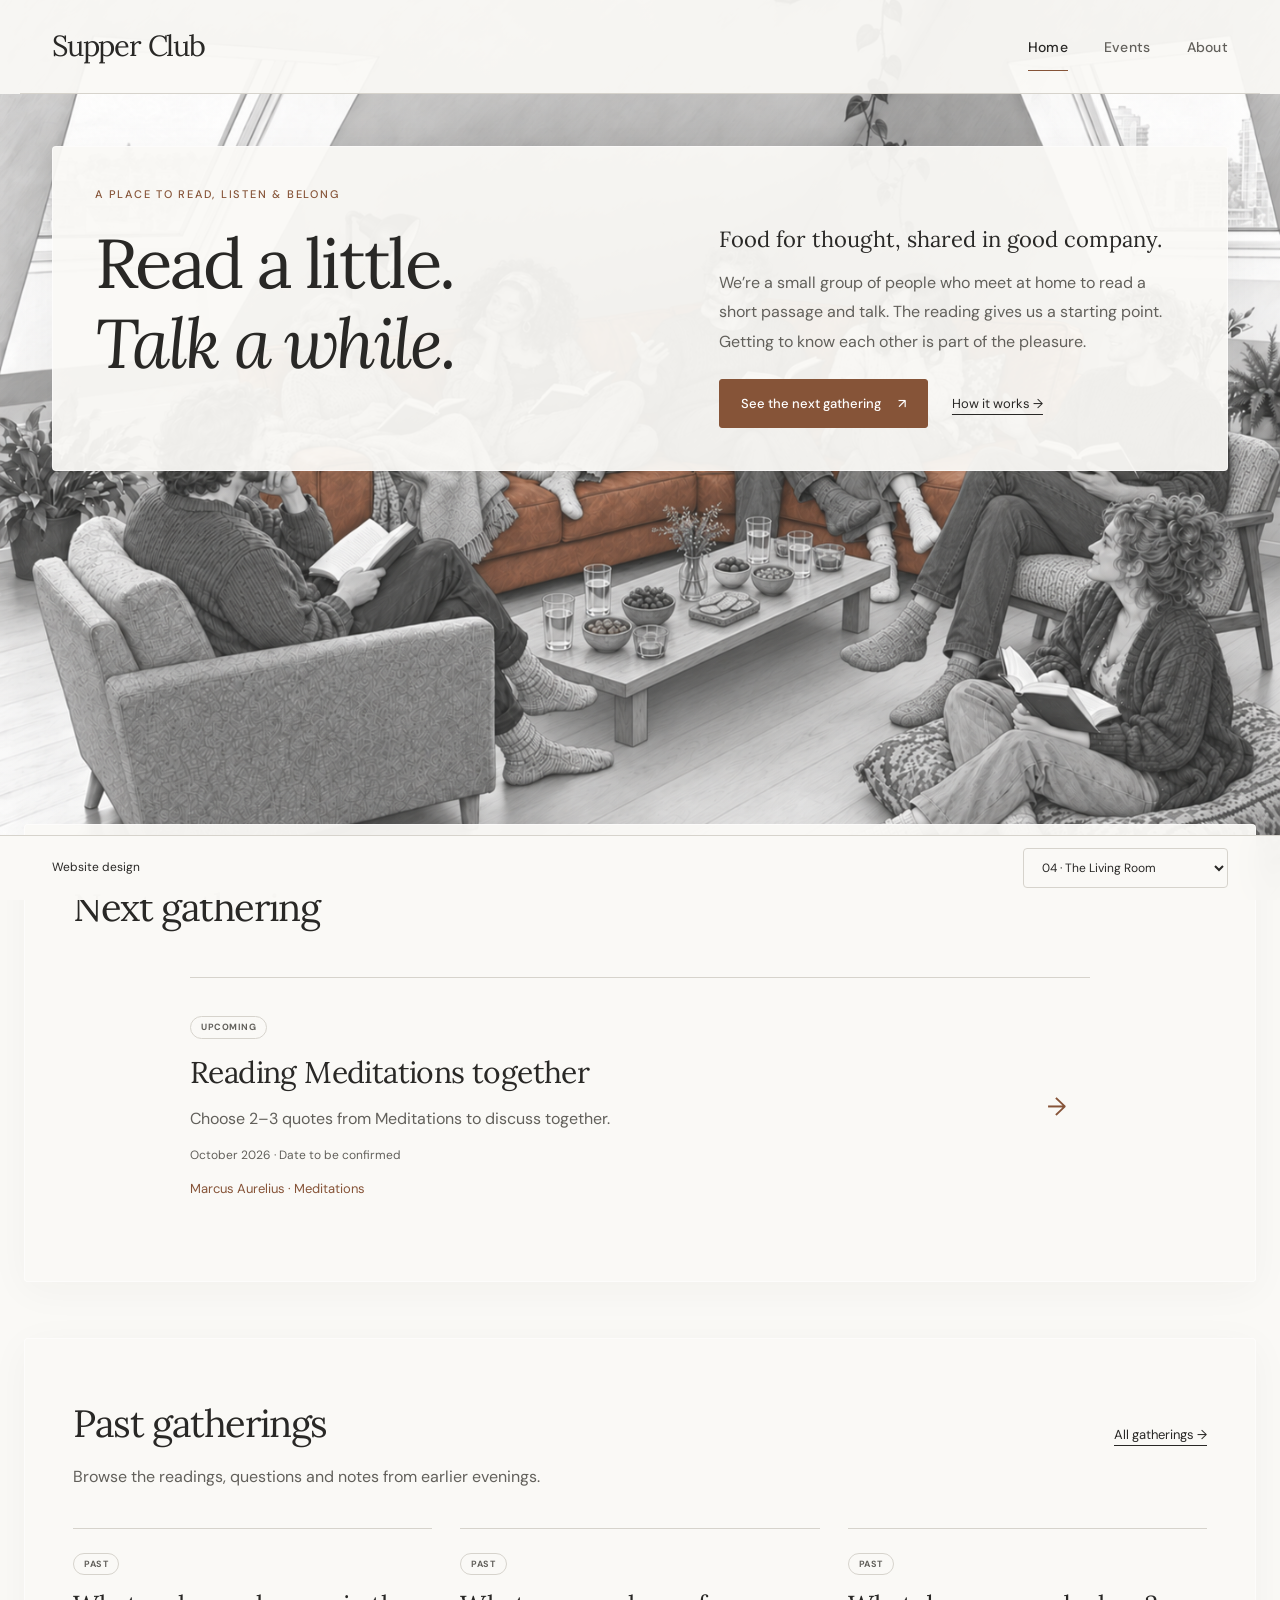
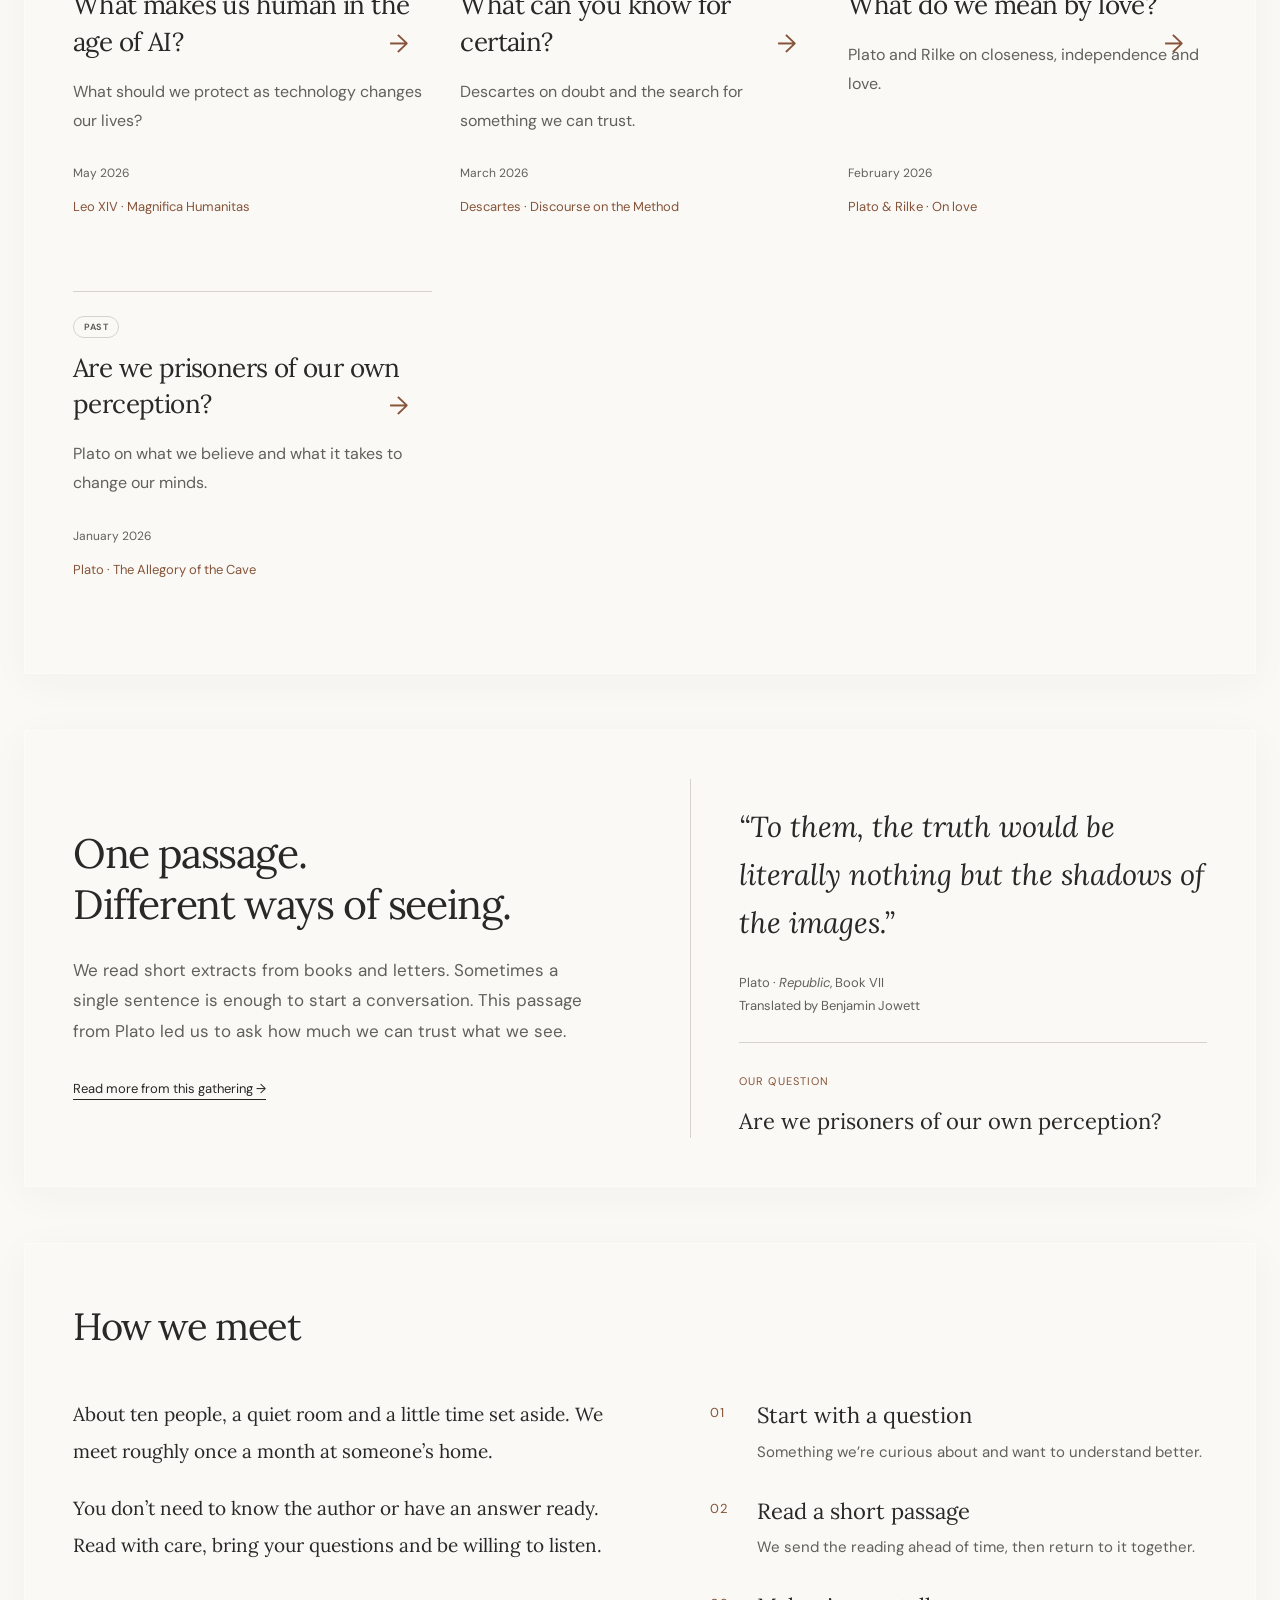
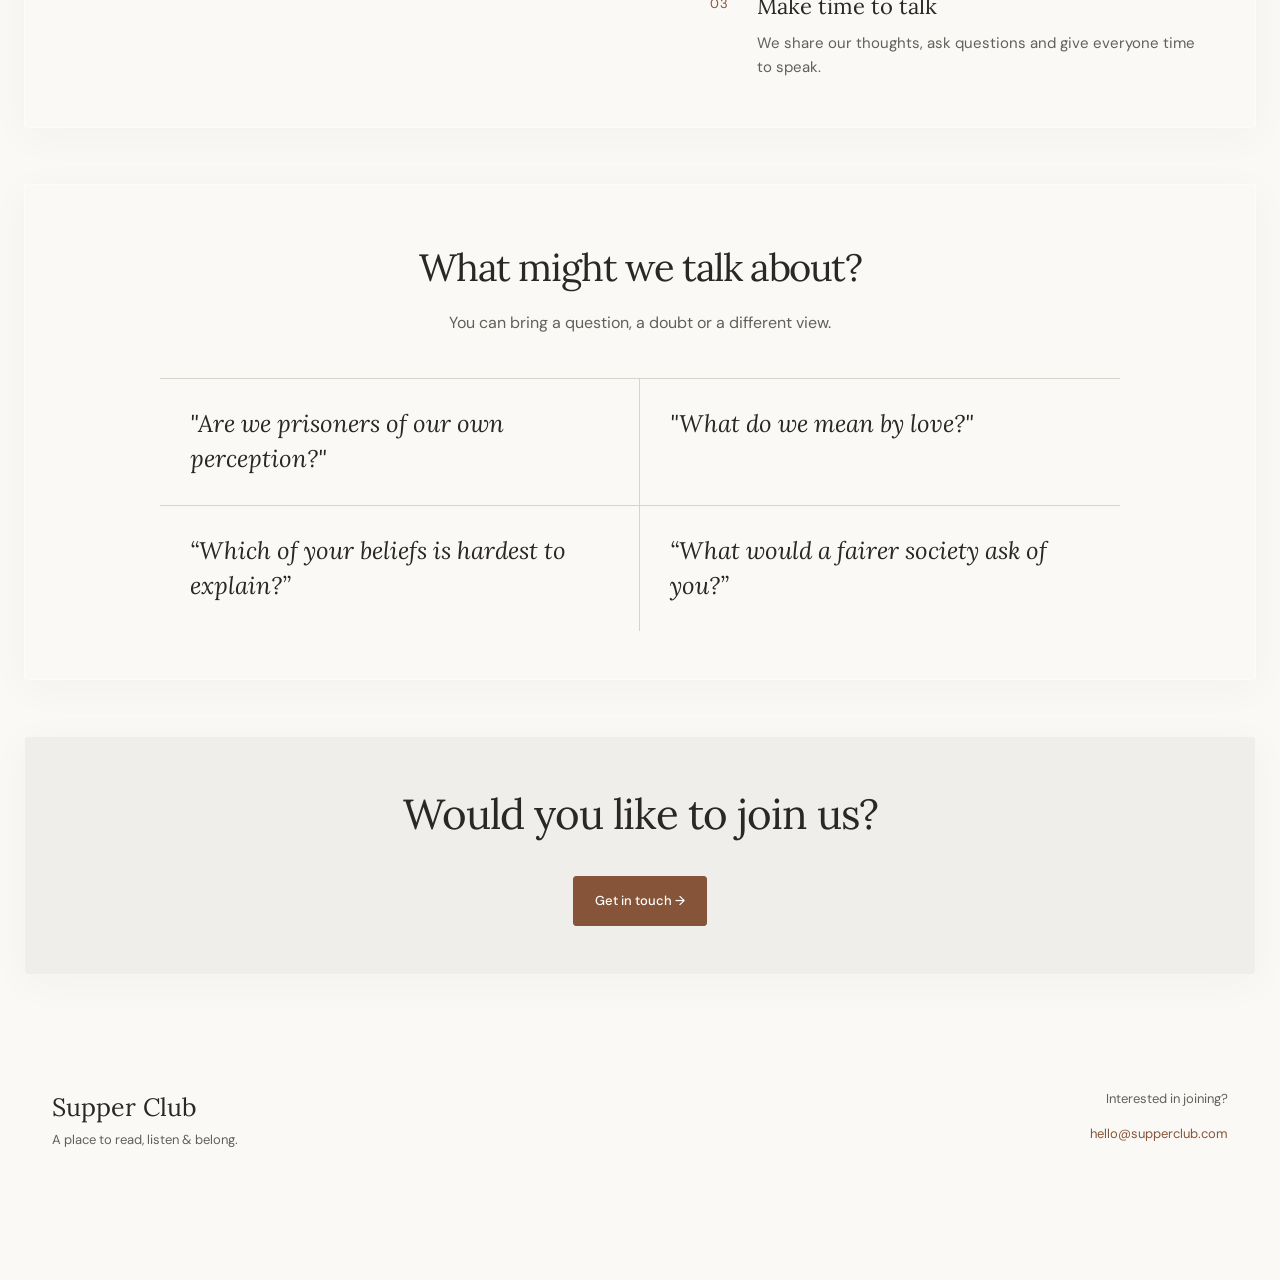
<file: index.html>
<!DOCTYPE html>
<html lang="en" data-design="living-room">
<head>
  <meta charset="UTF-8">
  <meta name="viewport" content="width=device-width, initial-scale=1.0">
  <title>Supper Club — A place to read, listen &amp; belong</title>
  <meta name="description" content="A small group for shared reading and conversation. We meet at home, read a short passage and talk about what it means to us.">
  <link rel="icon" href="data:image/svg+xml,<svg xmlns='http://www.w3.org/2000/svg' viewBox='0 0 100 100'><text y='.9em' font-size='90'>🍷</text></svg>">
  <meta property="og:title" content="Supper Club — A place to read, listen &amp; belong">
  <meta property="og:description" content="A small group for shared reading and conversation. We meet at home, read a short passage and talk about what it means to us.">
  <meta property="og:type" content="website">
  <link rel="preconnect" href="https://fonts.googleapis.com">
  <link rel="preconnect" href="https://fonts.gstatic.com" crossorigin>
  <link href="https://fonts.googleapis.com/css2?family=DM+Sans:wght@400;500;600&family=Lora:ital,wght@0,400;0,500;1,400&family=Inter:wght@300;400;500;600;700&family=Playfair+Display:ital@0;1&display=swap" rel="stylesheet">
  <link rel="stylesheet" href="css/style.css?v=2">
  <script src="js/designs.js?v=4"></script>
  <link rel="stylesheet" href="css/designs.css?v=5">
  <link rel="stylesheet" href="css/living-room.css?v=3">
</head>
<body>
  <a class="skip-link" href="#main-content">Skip to content</a>

  <!-- ======== Navigation ======== -->
  <nav class="nav" id="nav">
    <div class="container">
      <a href="index.html" class="nav-logo">Supper Club</a>
      <ul class="nav-links" id="navLinks">
        <li><a href="index.html" class="active" aria-current="page">Home</a></li>
        <li><a href="events.html">Events</a></li>
        <li><a href="about.html">About</a></li>
      </ul>
      <button class="hamburger" id="hamburger" aria-label="Toggle menu" aria-expanded="false" aria-controls="navLinks">
        <span></span><span></span><span></span>
      </button>
    </div>
  </nav>
  <main id="main-content">

  <!-- ======== Hero ======== -->
  <section class="hero" id="hero">
    <div class="hero-copy">
      <p class="eyebrow">A place to read, listen &amp; belong</p>
      <h1 class="hero-title">Read a little.<br><em>Talk a while.</em></h1>
      <p class="hero-tagline">Food for thought, shared in good company.</p>
      <p class="hero-subtitle">We’re a small group of people who meet at home to read a short passage and talk. The reading gives us a starting point. Getting to know each other is part of the pleasure.</p>
      <div class="hero-actions"><a href="#gatherings" class="btn">See the next gathering <span aria-hidden="true">↗</span></a><a href="about.html" class="text-link">How it works →</a></div>
    </div>
    <figure class="living-room-image">
      <img src="images/reading-together.png?v=2" width="1448" height="1086" fetchpriority="high" alt="Illustration of seven people with open books, reading and talking together in a bright living room around a cognac-coloured sofa.">
      <figcaption><span>A shared reading. Different points of view.</span><span>Time to get to know one another.</span></figcaption>
    </figure>
    <div class="table-art" aria-hidden="true">
      <svg class="reading-scene" viewBox="0 0 480 480" xmlns="http://www.w3.org/2000/svg">
        <g fill="none" stroke="currentColor" stroke-width="2.2" stroke-linecap="round" stroke-linejoin="round">
          <!-- Three readers facing one another across a shared table. -->
          <path d="M195 228q-5-49 22-65m43 0q30 19 31 65"/>
          <path d="M213 130q-1-29 25-30 27 1 27 30l-4 24q-8 21-24 18-20-3-23-23z" class="scene-paper"/>
          <path d="M213 132q-10-38 20-40 28-6 36 27m-53 2q22 0 37-16m-24 68-2 13 12 13 13-15-3-14"/>
          <path d="M229 138h2m17 0h2m-16 16q6 4 11-1"/>
          <path d="M197 213l30 16m61-16-31 16"/>
          <ellipse cx="241" cy="297" rx="178" ry="74" class="scene-table"/>
          <path d="M78 321l-11 77m331-77 13 77"/>
          <!-- Left reader, leaning toward the book. -->
          <path d="M52 333q-8-65 29-97l39 3q26 20 33 54l35 7" class="scene-paper"/>
          <path d="M72 214q-6-40 20-45 34-4 37 27l-2 28q-8 24-27 18-22-4-28-28z" class="scene-paper"/>
          <path d="M74 215q-19-10-12-30 4-20 24-23 27-8 39 19m-52 14q22 2 34-19m11 29h2m-14 22q8 3 13-3M75 262l17 39 63 17m-99 22q43 18 81-1"/>
          <!-- Right reader, speaking with an open hand. -->
          <path d="M342 319q0-61 28-78l35-5q38 29 30 95" class="scene-paper"/>
          <path d="M359 203q0-29 27-31 29 0 28 32l-4 26q-11 22-29 13-20-9-22-40z" class="scene-paper"/>
          <path d="M359 204q-8-18 6-32 20-20 42-2 15 14 5 33m-51-14q17 1 28-15 6 14 24 15m-43 18h2m3 22q7 3 12-2M392 268l-24 27-40-16m-1 0-9-17m10 17-19-5m19 5-13 7m38 51q42 19 76-4"/>
          <!-- Open books, shared notes, cups and a small candle. -->
          <path d="M157 279q23-6 46 8 18-12 44-6l-9 41q-20-4-39 7-23-13-45-9z" class="scene-paper"/>
          <path d="M203 287l-4 42m-31-37 24 7m-26 2 24 7m25-12 19-4m-21 14 18-4"/>
          <path d="M216 226q17-4 29 4 14-8 30-4l-5 25q-13-3-25 3-13-7-28-4zm29 4v24" class="scene-paper"/>
          <path d="M320 313l31 7-13 29-32-8z" class="scene-paper"/>
          <path d="M319 324l20 5m-23 2 18 5"/>
          <path d="M118 275v13q0 12 18 12m-18-25h23v13m0-11q16-2 12 11-3 5-12 3M290 312v19q11 12 23 0v-19zm23 3q16-3 12 10-3 5-12 3"/>
          <path d="M287 243v35m-9 0h18m-15-4v-33h12v33m-6-43q-10-10 0-20 10 12 0 20"/>
          <!-- Speech marks suggest an unhurried exchange. -->
          <path d="M304 137q0-22 28-22 30 0 30 21 0 21-29 21l-16 12 3-14q-16-3-16-18"/>
          <path d="M318 134h28m-28 9h19M126 130q-15-8-25 4m26 7-15 5"/>
        </g>
      </svg>
      <p>A little reading.<br><em>A good conversation.</em></p>
    </div>
  </section>

  <section class="section gathering-section" id="gatherings">
    <div class="container">

      <h2 class="script section-title">Next gathering</h2>
        <a href="sessions/session-5.html" class="event-card-link">
          <div class="event-card upcoming reveal">
            <span class="status-badge upcoming">Upcoming</span>
            <h3>Reading Meditations together</h3>
            <p class="event-desc">Choose 2–3 quotes from Meditations to discuss together.</p>
            <div class="event-meta"><span>October 2026 · Date to be confirmed</span></div>
            <p class="event-readings">Marcus Aurelius · Meditations</p>
            <span class="hover-arrow" aria-hidden="true">→</span>
          </div>
        </a>
    </div>
  </section>

  <section class="section home-gatherings" id="past-gatherings">
    <div class="container">
      <div class="section-heading"><div><h2>Past gatherings</h2></div><a class="text-link" href="events.html">All gatherings →</a></div>
      <p class="section-intro">Browse the readings, questions and notes from earlier evenings.</p>
      <div class="events-list">
        <a href="sessions/session-4.html" class="event-card-link">
          <div class="event-card past reveal">
            <span class="status-badge past">Past</span>
            <h3>What makes us human in the age of AI?</h3>
            <p class="event-desc">What should we protect as technology changes our lives?</p>
            <div class="event-meta"><span>May 2026</span></div>
            <p class="event-readings">Leo XIV · Magnifica Humanitas</p>
            <span class="hover-arrow" aria-hidden="true">→</span>
          </div>
        </a>

        <a href="sessions/session-3.html" class="event-card-link">
          <div class="event-card past reveal">
            <span class="status-badge past">Past</span>
            <h3>What can you know for certain?</h3>
            <p class="event-desc">Descartes on doubt and the search for something we can trust.</p>
            <div class="event-meta">
              <span>March 2026</span>
            </div>
            <p class="event-readings">Descartes · Discourse on the Method</p>
            <span class="hover-arrow">&rarr;</span>
          </div>
        </a>
        <a href="sessions/session-2.html" class="event-card-link">
          <div class="event-card past reveal">
            <span class="status-badge past">Past</span>
            <h3>What do we mean by love?</h3>
            <p class="event-desc">Plato and Rilke on closeness, independence and love.</p>
            <div class="event-meta">
              <span>February 2026</span>
            </div>
            <p class="event-readings">Plato &amp; Rilke · On love</p>
            <span class="hover-arrow">&rarr;</span>
          </div>
        </a>
        <a href="sessions/session-1.html" class="event-card-link">
          <div class="event-card past reveal">
            <span class="status-badge past">Past</span>
            <h3>Are we prisoners of our own perception?</h3>
            <p class="event-desc">Plato on what we believe and what it takes to change our minds.</p>
            <div class="event-meta">
              <span>January 2026</span>
            </div>
            <p class="event-readings">Plato · The Allegory of the Cave</p>
            <span class="hover-arrow">&rarr;</span>
          </div>
        </a>
      </div>
    </div>
  </section>
  <section class="section fragment-section">
    <div class="container fragment-grid">
      <div><h2>One passage.<br>Different ways of seeing.</h2><p>We read short extracts from books and letters. Sometimes a single sentence is enough to start a conversation. This passage from Plato led us to ask how much we can trust what we see.</p><a href="sessions/session-1.html" class="text-link">Read more from this gathering →</a></div>
      <div class="fragment"><blockquote>“To them, the truth would be literally nothing but the shadows of the images.”</blockquote><p class="fragment-source">Plato · <em>Republic</em>, Book VII<br>Translated by Benjamin Jowett</p><div class="fragment-question"><span>Our question</span><p>Are we prisoners of our own perception?</p></div></div>
    </div>
  </section>

  <!-- ======== How we meet ======== -->
  <section class="section what-section" id="what">
    <div class="container">
      <h2 class="script section-title text-center reveal">How we meet</h2>

      <div class="what-grid">
        <!-- Left: evocative description -->
        <div class="what-description reveal">
          <p>About ten people, a quiet room and a little time set aside. We meet roughly once a month at someone’s home.</p>
          <p>You don’t need to know the author or have an answer ready. Read with care, bring your questions and be willing to listen.</p>

        </div>

        <!-- Center: decorative illustration -->
        <div class="what-illustration reveal">
          <svg viewBox="0 0 100 220" fill="none" xmlns="http://www.w3.org/2000/svg" aria-hidden="true">
            <path d="M50 10 C30 40, 20 80, 50 110 C80 80, 70 40, 50 10Z" stroke="#e8e6e1" stroke-width=".8" fill="none"/>
            <path d="M50 110 C30 140, 25 170, 50 210 C75 170, 70 140, 50 110Z" stroke="#e8e6e1" stroke-width=".8" fill="none"/>
            <path d="M20 60 Q50 50, 80 60" stroke="#e8e6e1" stroke-width=".6" fill="none"/>
            <path d="M25 160 Q50 150, 75 160" stroke="#e8e6e1" stroke-width=".6" fill="none"/>
          </svg>
        </div>

        <!-- Right: steps -->
        <div class="what-steps">
          <div class="step reveal">
            <span class="step-num">01</span>
            <div class="step-content">
              <h3>Start with a question</h3>
              <p>Something we’re curious about and want to understand better.</p>
            </div>
          </div>
          <div class="step reveal">
            <span class="step-num">02</span>
            <div class="step-content">
              <h3>Read a short passage</h3>
              <p>We send the reading ahead of time, then return to it together.</p>
            </div>
          </div>
          <div class="step reveal">
            <span class="step-num">03</span>
            <div class="step-content">
              <h3>Make time to talk</h3>
              <p>We share our thoughts, ask questions and give everyone time to speak.</p>
            </div>
          </div>
        </div>
      </div>
    </div>
  </section>

  <!-- ======== Divider ======== -->
  <div class="divider">
    <svg viewBox="0 0 600 40" fill="none" xmlns="http://www.w3.org/2000/svg" aria-hidden="true">
      <path d="M0 20 Q100 0, 200 20 T400 20 T600 20" stroke="#e8e6e1" stroke-width="1" fill="none" stroke-linecap="round"/>
      <path d="M580 14 L600 20 L580 26" stroke="#e8e6e1" stroke-width="1" fill="none" stroke-linecap="round"/>
    </svg>
  </div>

  <!-- ======== Questions ======== -->
  <section class="section questions-section" id="questions">
    <div class="container text-center">
      <h2 class="script section-title reveal">What might we talk about?</h2>
      <p class="section-subtitle reveal">You can bring a question, a doubt or a different view.</p>

      <div class="question-cards">
        <div class="question-card reveal">"Are we prisoners of our own perception?"</div>
        <div class="question-card reveal">"What do we mean by love?"</div>
        <div class="question-card reveal">“Which of your beliefs is hardest to explain?”</div>
        <div class="question-card reveal">“What would a fairer society ask of you?”</div>
      </div>
    </div>
  </section>

  <!-- ======== Small wisp ======== -->
  <div class="wisp">
    <svg viewBox="0 0 60 80" fill="none" xmlns="http://www.w3.org/2000/svg" aria-hidden="true">
      <path d="M30 5 Q20 25, 30 40 Q40 55, 30 75" stroke="#e8e6e1" stroke-width="1" fill="none" stroke-linecap="round"/>
      <path d="M25 40 Q30 35, 35 40" stroke="#e8e6e1" stroke-width=".8" fill="none"/>
    </svg>
  </div>

  <!-- ======== CTA ======== -->
  <section class="cta-section">
    <div class="container text-center reveal">
      <p class="cta-text">Would you like to join us?</p>
      <a href="mailto:hello@supperclub.com" class="btn">Get in touch &rarr;</a>
    </div>
  </section>

  </main>

  <!-- ======== Footer ======== -->
  <footer class="footer">
    <div class="container">
      <div class="footer-brand">
        <p class="footer-logo">Supper Club</p>
        <p>A place to read, listen &amp; belong.</p>
      </div>
      <div class="footer-contact">
        <p>Interested in joining?</p>
        <a href="mailto:hello@supperclub.com">hello@supperclub.com</a>
      </div>
    </div>
  </footer>

  <aside class="design-bar" aria-label="Website design">
    <div class="design-bar-inner"><label for="design-select">Website design</label>
    <select id="design-select" aria-label="Choose website design"></select></div>
  </aside>
  <script src="js/main.js"></script>
</body>
</html>
</file>
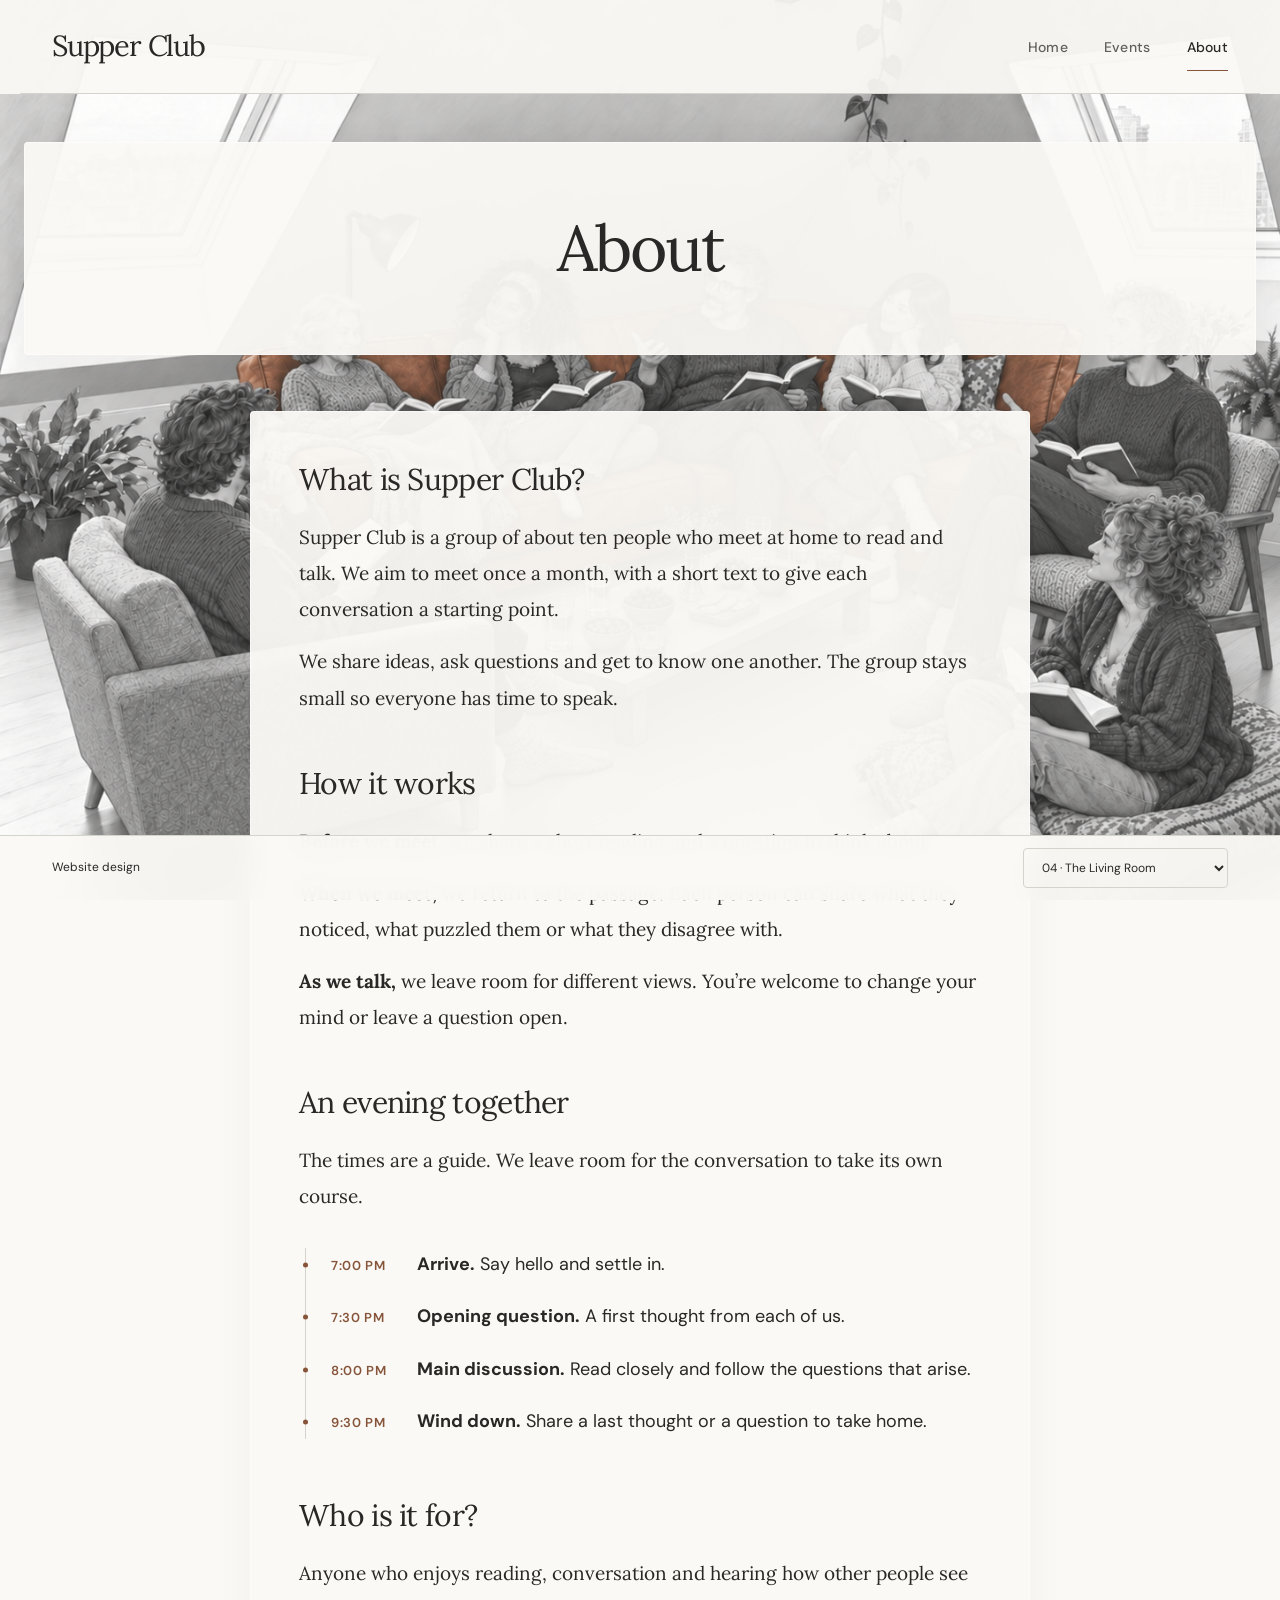
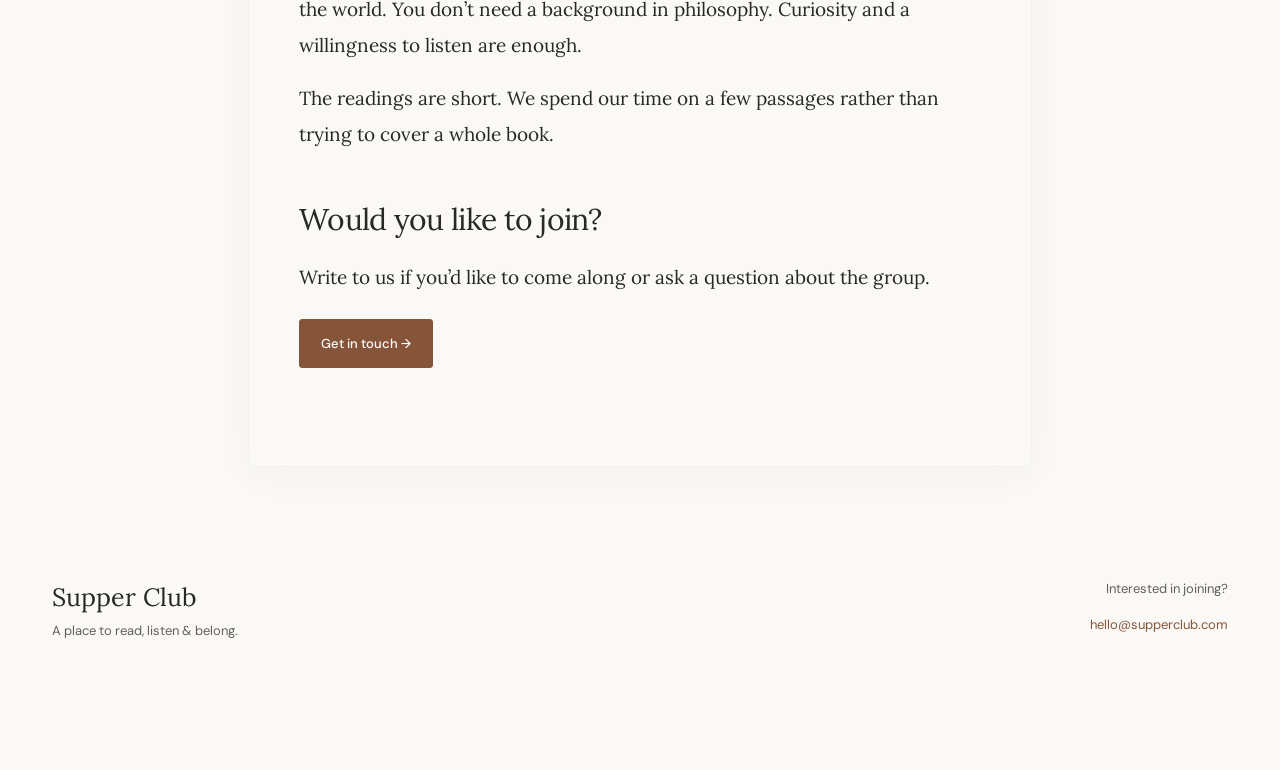
<file: about.html>
<!DOCTYPE html>
<html lang="en" data-design="living-room">
<head>
  <meta charset="UTF-8">
  <meta name="viewport" content="width=device-width, initial-scale=1.0">
  <title>About — Supper Club</title>
  <meta name="description" content="How our small reading group works, what an evening is like and how to get in touch.">
  <link rel="icon" href="data:image/svg+xml,<svg xmlns='http://www.w3.org/2000/svg' viewBox='0 0 100 100'><text y='.9em' font-size='90'>🍷</text></svg>">
  <meta property="og:title" content="About — Supper Club">
  <meta property="og:description" content="How our small reading group works, what an evening is like and how to get in touch.">
  <meta property="og:type" content="website">
  <link rel="preconnect" href="https://fonts.googleapis.com">
  <link rel="preconnect" href="https://fonts.gstatic.com" crossorigin>
  <link href="https://fonts.googleapis.com/css2?family=DM+Sans:wght@400;500;600&family=Lora:ital,wght@0,400;0,500;1,400&family=Inter:wght@300;400;500;600;700&family=Playfair+Display:ital@0;1&display=swap" rel="stylesheet">
  <link rel="stylesheet" href="css/style.css?v=2">
  <script src="js/designs.js?v=4"></script>
  <link rel="stylesheet" href="css/designs.css?v=5">
  <link rel="stylesheet" href="css/living-room.css?v=3">
</head>
<body>
  <a class="skip-link" href="#main-content">Skip to content</a>

  <!-- ======== Navigation ======== -->
  <nav class="nav scrolled" id="nav">
    <div class="container">
      <a href="index.html" class="nav-logo">Supper Club</a>
      <ul class="nav-links" id="navLinks">
        <li><a href="index.html">Home</a></li>
        <li><a href="events.html">Events</a></li>
        <li><a href="about.html" class="active" aria-current="page">About</a></li>
      </ul>
      <button class="hamburger" id="hamburger" aria-label="Toggle menu" aria-expanded="false" aria-controls="navLinks">
        <span></span><span></span><span></span>
      </button>
    </div>
  </nav>
  <main id="main-content">

  <!-- ======== Page Header ======== -->
  <div class="page-header">
    <div class="container">
      <h1 class="script">About</h1>
    </div>
  </div>

  <!-- ======== About Content ======== -->
  <section class="section">
    <div class="container about-content">
      <div class="reveal">
        <h2>What is Supper Club?</h2>
        <p>Supper Club is a group of about ten people who meet at home to read and talk. We aim to meet once a month, with a short text to give each conversation a starting point.</p>
        <p>We share ideas, ask questions and get to know one another. The group stays small so everyone has time to speak.</p>
      </div>

      <div class="reveal">
        <h2>How it works</h2>
        <p><strong>Before we meet,</strong> we share a short reading and a question to think about.</p>
        <p><strong>When we meet,</strong> we return to the passage. Each person can share what they noticed, what puzzled them or what they disagree with.</p>
        <p><strong>As we talk,</strong> we leave room for different views. You’re welcome to change your mind or leave a question open.</p>
      </div>

      <div class="reveal">
        <h2>An evening together</h2>
        <p>The times are a guide. We leave room for the conversation to take its own course.</p>
        <div class="format-timeline">
          <div class="timeline-item">
            <span class="timeline-time">7:00 PM</span>
            <span class="timeline-desc"><strong>Arrive.</strong> Say hello and settle in.</span>
          </div>
          <div class="timeline-item">
            <span class="timeline-time">7:30 PM</span>
            <span class="timeline-desc"><strong>Opening question.</strong> A first thought from each of us.</span>
          </div>
          <div class="timeline-item">
            <span class="timeline-time">8:00 PM</span>
            <span class="timeline-desc"><strong>Main discussion.</strong> Read closely and follow the questions that arise.</span>
          </div>
          <div class="timeline-item">
            <span class="timeline-time">9:30 PM</span>
            <span class="timeline-desc"><strong>Wind down.</strong> Share a last thought or a question to take home.</span>
          </div>
        </div>
      </div>

      <div class="reveal">
        <h2>Who is it for?</h2>
        <p>Anyone who enjoys reading, conversation and hearing how other people see the world. You don’t need a background in philosophy. Curiosity and a willingness to listen are enough.</p>
        <p>The readings are short. We spend our time on a few passages rather than trying to cover a whole book.</p>
      </div>

      <div class="reveal">
        <h2>Would you like to join?</h2>
        <p>Write to us if you’d like to come along or ask a question about the group.</p>
        <a href="mailto:hello@supperclub.com" class="btn" style="margin-top:.5rem">Get in touch &rarr;</a>
      </div>
    </div>
  </section>

  </main>

  <!-- ======== Footer ======== -->
  <footer class="footer">
    <div class="container">
      <div class="footer-brand">
        <p class="footer-logo">Supper Club</p>
        <p>A place to read, listen &amp; belong.</p>
      </div>
      <div class="footer-contact">
        <p>Interested in joining?</p>
        <a href="mailto:hello@supperclub.com">hello@supperclub.com</a>
      </div>
    </div>
  </footer>

  <aside class="design-bar" aria-label="Website design">
    <div class="design-bar-inner"><label for="design-select">Website design</label>
    <select id="design-select" aria-label="Choose website design"></select></div>
  </aside>
  <script src="js/main.js"></script>
</body>
</html>
</file>
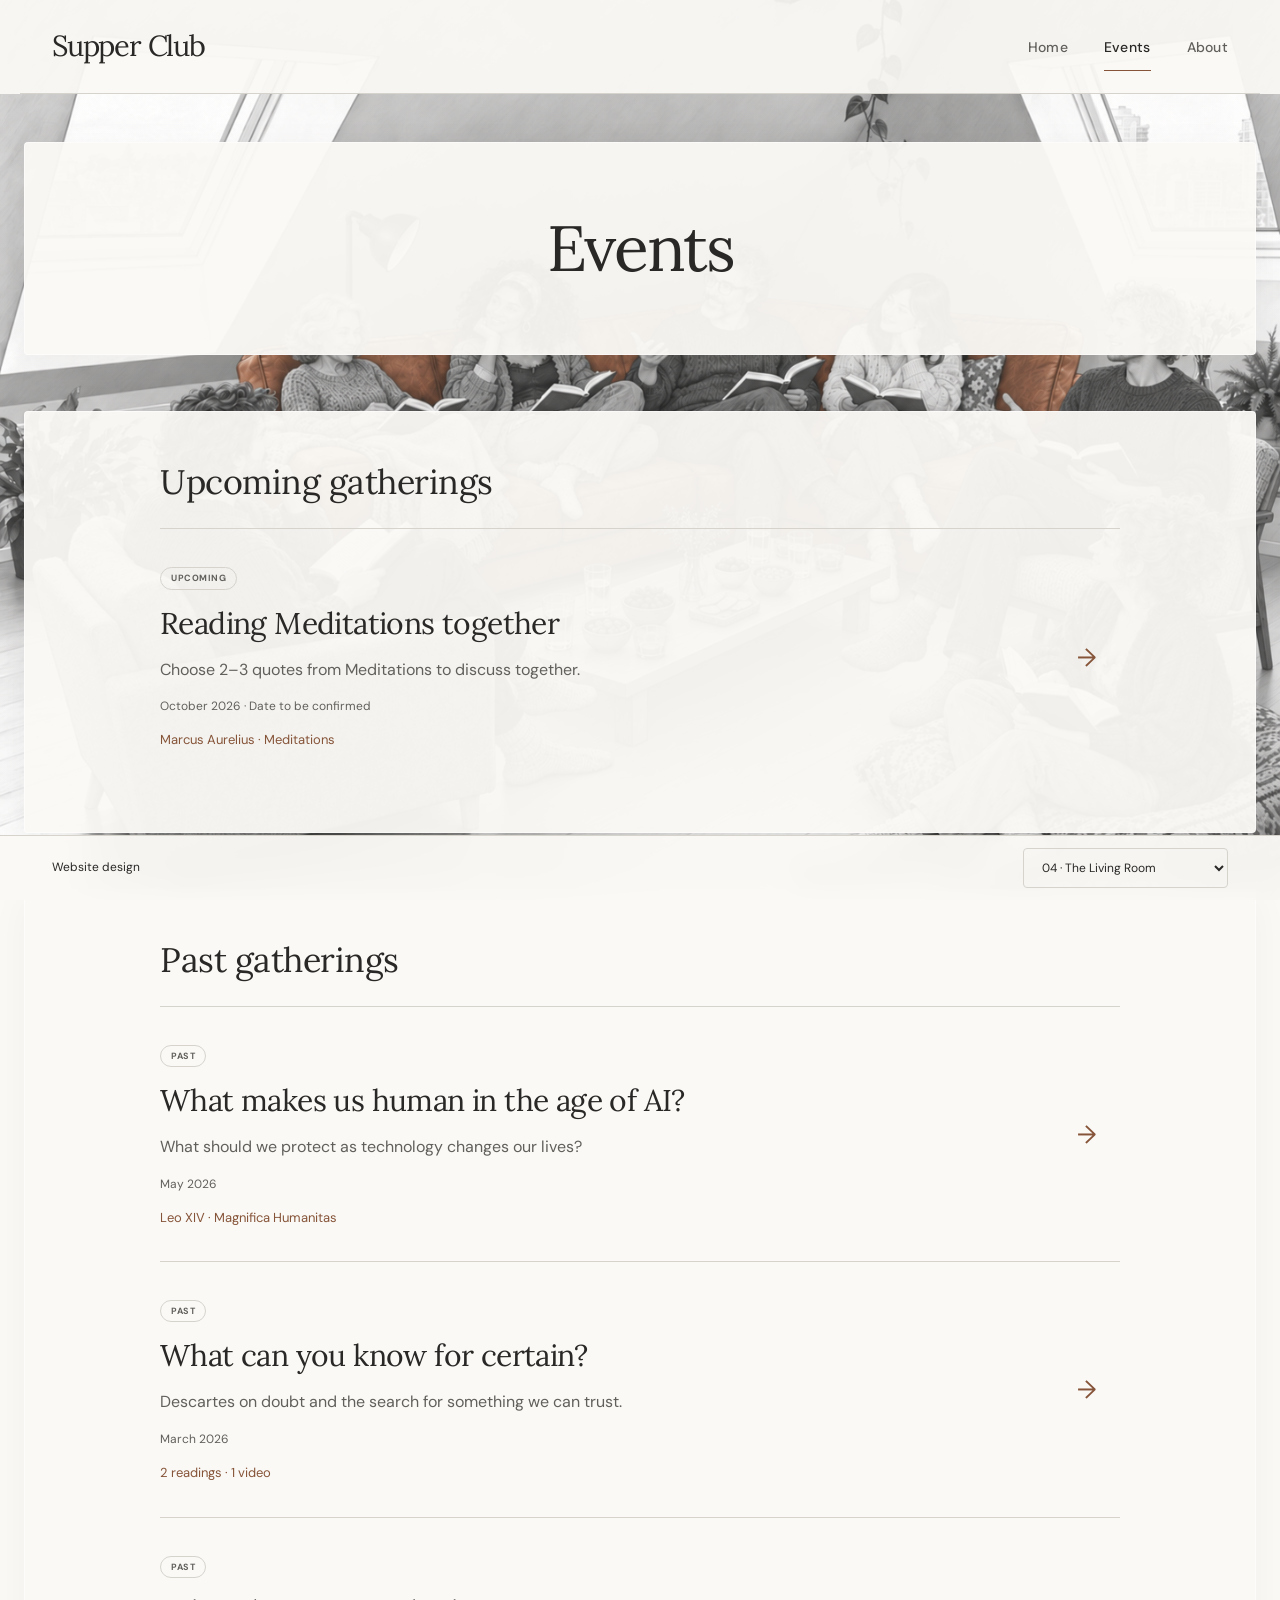
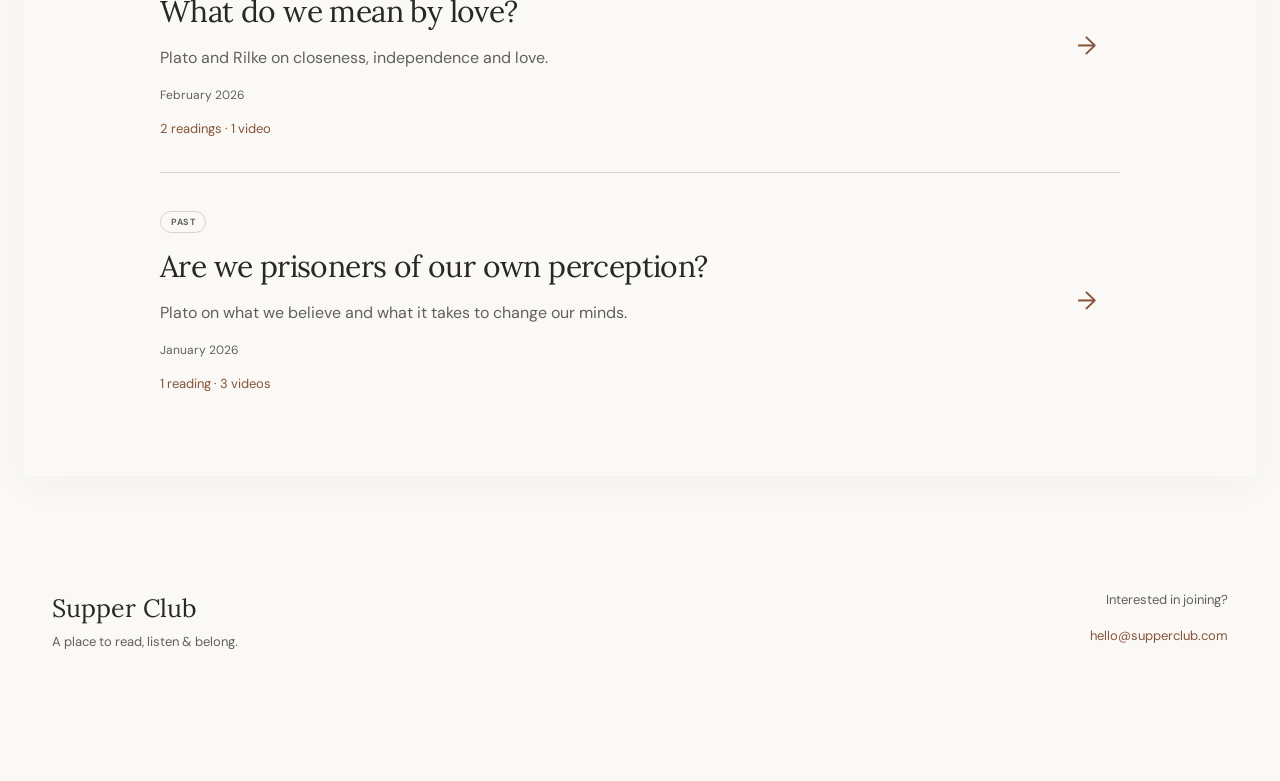
<file: events.html>
<!DOCTYPE html>
<html lang="en" data-design="living-room">
<head>
  <meta charset="UTF-8">
  <meta name="viewport" content="width=device-width, initial-scale=1.0">
  <title>Events — Supper Club</title>
  <meta name="description" content="Find our next gathering and explore the readings and conversations from past evenings.">
  <link rel="icon" href="data:image/svg+xml,<svg xmlns='http://www.w3.org/2000/svg' viewBox='0 0 100 100'><text y='.9em' font-size='90'>🍷</text></svg>">
  <meta property="og:title" content="Events — Supper Club">
  <meta property="og:description" content="Find our next gathering and explore the readings and conversations from past evenings.">
  <meta property="og:type" content="website">
  <link rel="preconnect" href="https://fonts.googleapis.com">
  <link rel="preconnect" href="https://fonts.gstatic.com" crossorigin>
  <link href="https://fonts.googleapis.com/css2?family=DM+Sans:wght@400;500;600&family=Lora:ital,wght@0,400;0,500;1,400&family=Inter:wght@300;400;500;600;700&family=Playfair+Display:ital@0;1&display=swap" rel="stylesheet">
  <link rel="stylesheet" href="css/style.css?v=2">
  <script src="js/designs.js?v=4"></script>
  <link rel="stylesheet" href="css/designs.css?v=5">
  <link rel="stylesheet" href="css/living-room.css?v=3">
</head>
<body>
  <a class="skip-link" href="#main-content">Skip to content</a>

  <!-- ======== Navigation ======== -->
  <nav class="nav scrolled" id="nav">
    <div class="container">
      <a href="index.html" class="nav-logo">Supper Club</a>
      <ul class="nav-links" id="navLinks">
        <li><a href="index.html">Home</a></li>
        <li><a href="events.html" class="active" aria-current="page">Events</a></li>
        <li><a href="about.html">About</a></li>
      </ul>
      <button class="hamburger" id="hamburger" aria-label="Toggle menu" aria-expanded="false" aria-controls="navLinks">
        <span></span><span></span><span></span>
      </button>
    </div>
  </nav>
  <main id="main-content">

  <!-- ======== Page Header ======== -->
  <div class="page-header">
    <div class="container">
      <h1 class="script">Events</h1>
    </div>
  </div>

  <section class="section">
    <div class="container">
      <h2 class="gatherings-heading">Upcoming gatherings</h2>
      <div class="events-list">
        <a href="sessions/session-5.html" class="event-card-link">
          <div class="event-card upcoming reveal">
            <span class="status-badge upcoming">Upcoming</span>
            <h3>Reading Meditations together</h3>
            <p class="event-desc">Choose 2–3 quotes from Meditations to discuss together.</p>
            <div class="event-meta"><span>October 2026 · Date to be confirmed</span></div>
            <p class="event-readings">Marcus Aurelius · Meditations</p>
            <span class="hover-arrow" aria-hidden="true">→</span>
          </div>
        </a>
      </div>
    </div>
  </section>

  <!-- ======== Past Gatherings ======== -->
  <section class="section">
    <div class="container">
      <h2 class="gatherings-heading">Past gatherings</h2>
      <div class="events-list">
        <a href="sessions/session-4.html" class="event-card-link">
          <div class="event-card past reveal">
            <span class="status-badge past">Past</span>
            <h3>What makes us human in the age of AI?</h3>
            <p class="event-desc">What should we protect as technology changes our lives?</p>
            <div class="event-meta"><span>May 2026</span></div>
            <p class="event-readings">Leo XIV · Magnifica Humanitas</p>
            <span class="hover-arrow" aria-hidden="true">→</span>
          </div>
        </a>

        <a href="sessions/session-3.html" class="event-card-link">
          <div class="event-card past reveal">
            <span class="status-badge past">Past</span>
            <h3>What can you know for certain?</h3>
            <p class="event-desc">Descartes on doubt and the search for something we can trust.</p>
            <div class="event-meta">
              <span>March 2026</span>
            </div>
            <p class="event-readings">2 readings &middot; 1 video</p>
            <span class="hover-arrow">&rarr;</span>
          </div>
        </a>
        <a href="sessions/session-2.html" class="event-card-link">
          <div class="event-card past reveal">
            <span class="status-badge past">Past</span>
            <h3>What do we mean by love?</h3>
            <p class="event-desc">Plato and Rilke on closeness, independence and love.</p>
            <div class="event-meta">
              <span>February 2026</span>
            </div>
            <p class="event-readings">2 readings &middot; 1 video</p>
            <span class="hover-arrow">&rarr;</span>
          </div>
        </a>
        <a href="sessions/session-1.html" class="event-card-link">
          <div class="event-card past reveal">
            <span class="status-badge past">Past</span>
            <h3>Are we prisoners of our own perception?</h3>
            <p class="event-desc">Plato on what we believe and what it takes to change our minds.</p>
            <div class="event-meta">
              <span>January 2026</span>
            </div>
            <p class="event-readings">1 reading &middot; 3 videos</p>
            <span class="hover-arrow">&rarr;</span>
          </div>
        </a>
      </div>
    </div>
  </section>

  </main>

  <!-- ======== Footer ======== -->
  <footer class="footer">
    <div class="container">
      <div class="footer-brand">
        <p class="footer-logo">Supper Club</p>
        <p>A place to read, listen &amp; belong.</p>
      </div>
      <div class="footer-contact">
        <p>Interested in joining?</p>
        <a href="mailto:hello@supperclub.com">hello@supperclub.com</a>
      </div>
    </div>
  </footer>

  <aside class="design-bar" aria-label="Website design">
    <div class="design-bar-inner"><label for="design-select">Website design</label>
    <select id="design-select" aria-label="Choose website design"></select></div>
  </aside>
  <script src="js/main.js"></script>
</body>
</html>
</file>
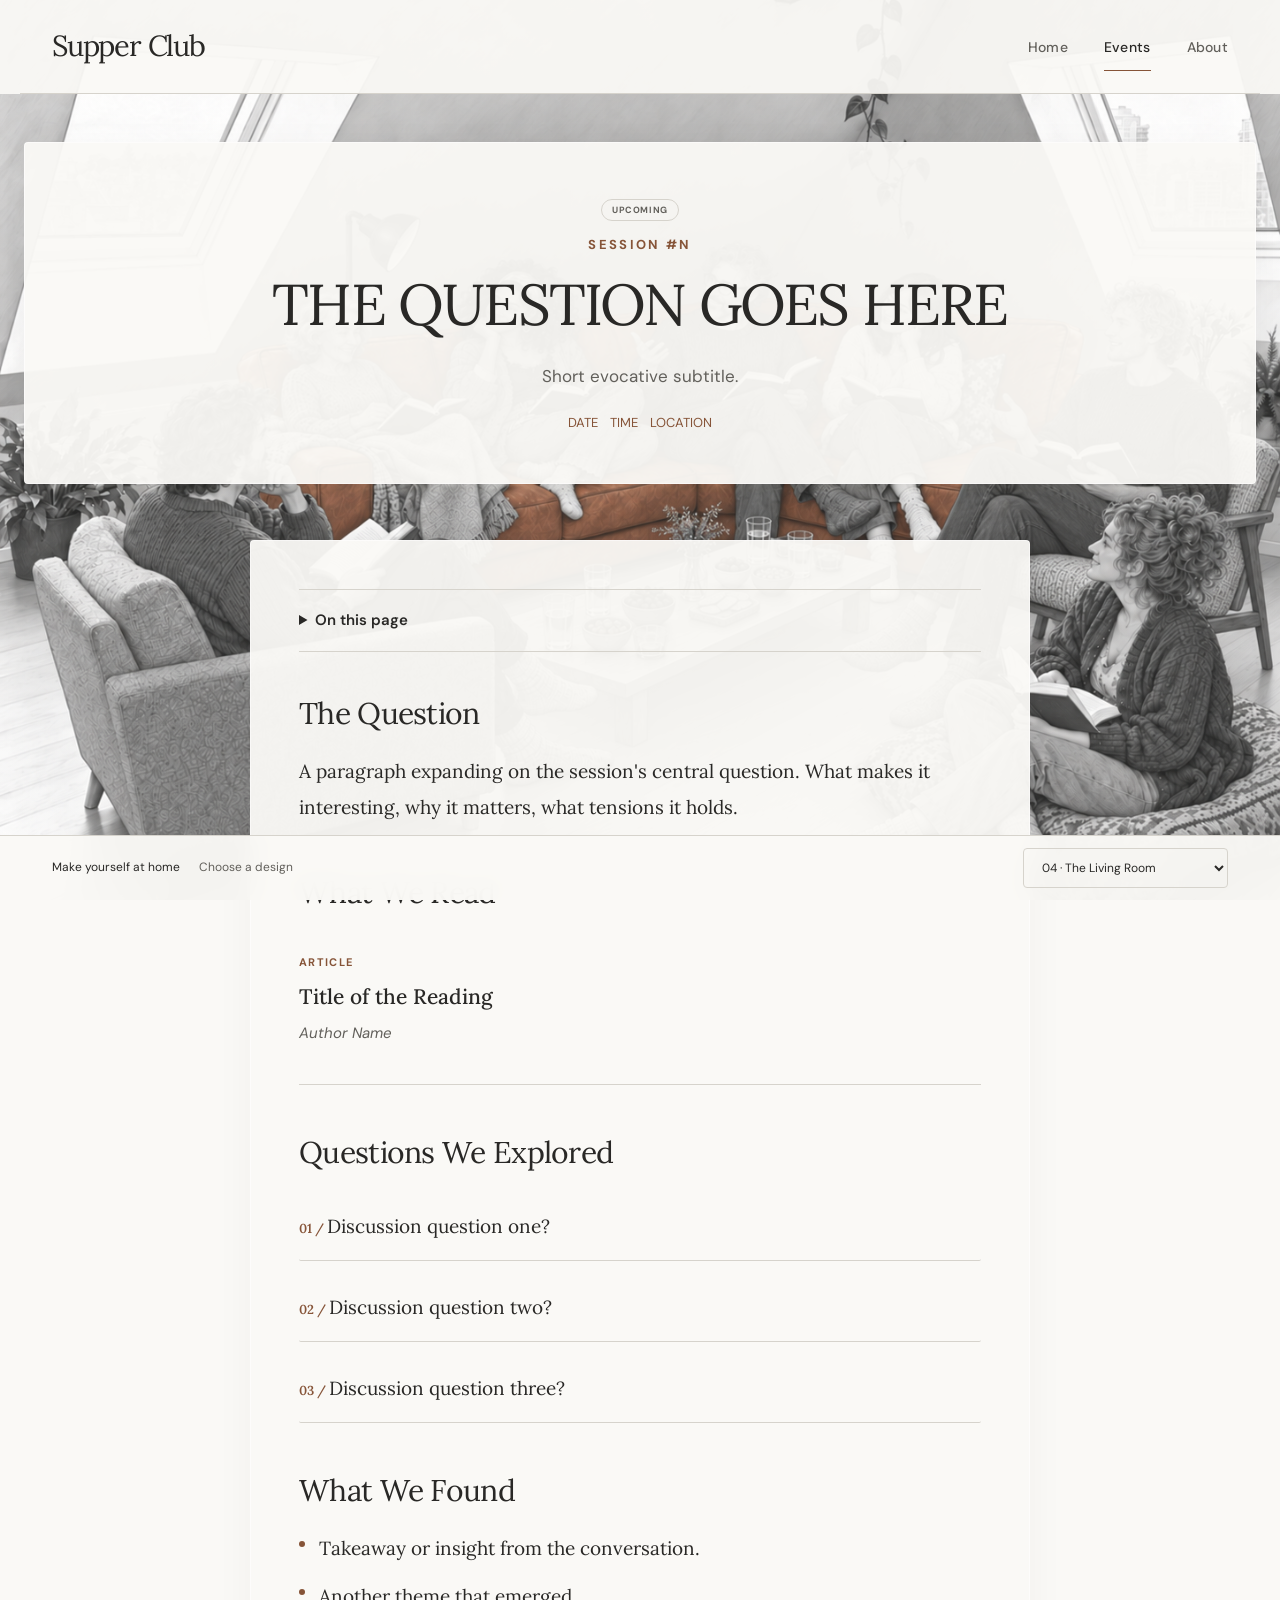
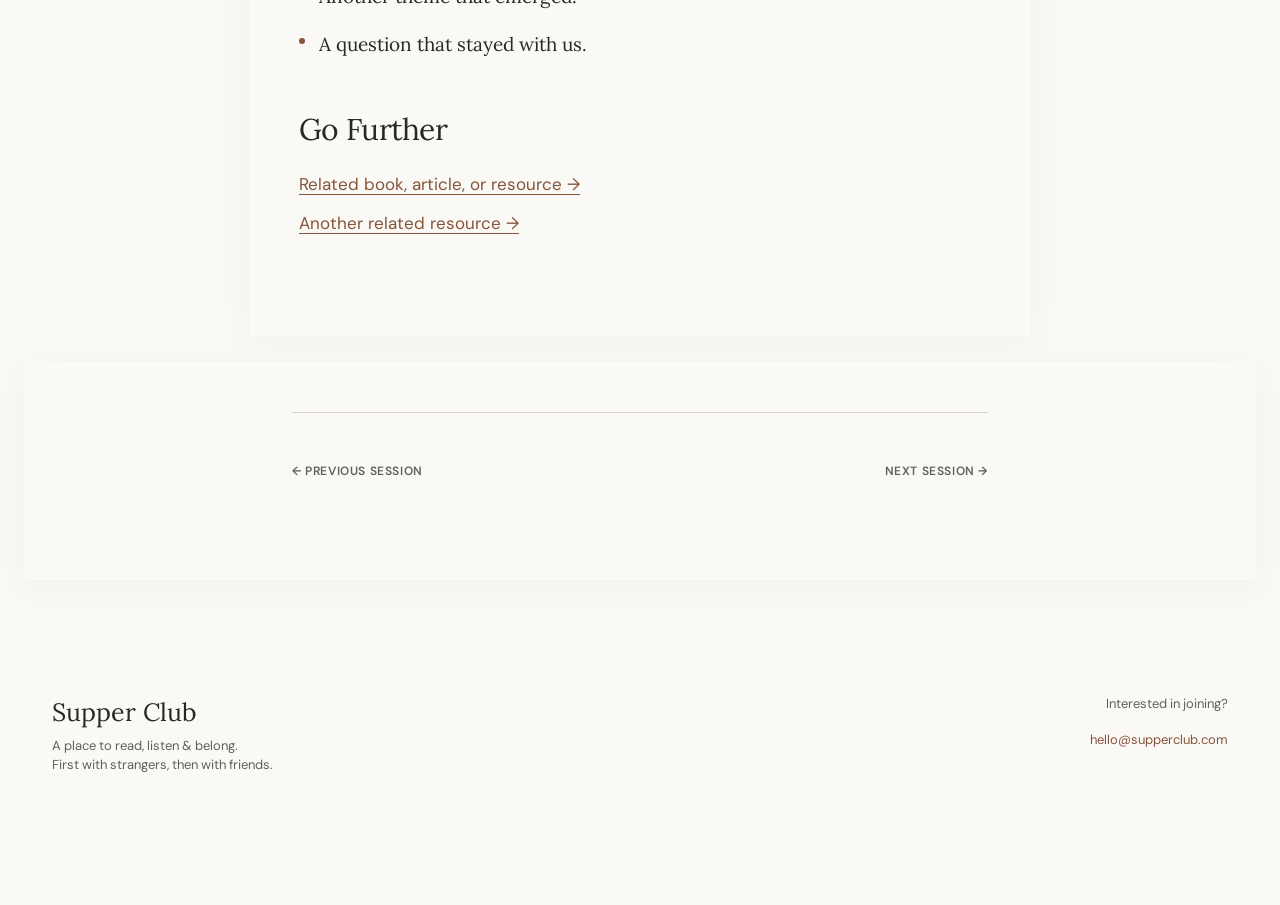
<file: sessions/_template.html>
<!DOCTYPE html>
<html lang="en" data-design="living-room">
<head>
  <meta charset="UTF-8">
  <meta name="viewport" content="width=device-width, initial-scale=1.0">
  <title>Session #N — Supper Club</title>
  <meta name="description" content="SESSION_DESCRIPTION">
  <link rel="icon" href="data:image/svg+xml,<svg xmlns='http://www.w3.org/2000/svg' viewBox='0 0 100 100'><text y='.9em' font-size='90'>🍷</text></svg>">
  <meta property="og:title" content="Session #N — Supper Club">
  <meta property="og:description" content="SESSION_DESCRIPTION">
  <meta property="og:type" content="article">
  <link rel="preconnect" href="https://fonts.googleapis.com">
  <link rel="preconnect" href="https://fonts.gstatic.com" crossorigin>
  <link href="https://fonts.googleapis.com/css2?family=DM+Sans:wght@400;500;600&family=Lora:ital,wght@0,400;0,500;1,400&family=Inter:wght@300;400;500;600;700&family=Playfair+Display:ital@0;1&display=swap" rel="stylesheet">
  <link rel="stylesheet" href="../css/style.css?v=2">
  <script src="../js/designs.js?v=4"></script>
  <link rel="stylesheet" href="../css/designs.css?v=4">
  <link rel="stylesheet" href="../css/living-room.css?v=3">
</head>
<body>
  <a class="skip-link" href="#main-content">Skip to content</a>

  <!-- ======== Navigation ======== -->
  <nav class="nav scrolled" id="nav">
    <div class="container">
      <a href="../index.html" class="nav-logo">Supper Club</a>
      <ul class="nav-links" id="navLinks">
        <li><a href="../index.html">Home</a></li>
        <li><a href="../events.html" class="active" aria-current="page">Events</a></li>
        <li><a href="../about.html">About</a></li>
      </ul>
      <button class="hamburger" id="hamburger" aria-label="Toggle menu" aria-expanded="false" aria-controls="navLinks">
        <span></span><span></span><span></span>
      </button>
    </div>
  </nav>
  <main id="main-content">

  <!-- ======== Session Header ======== -->
  <div class="session-header">
    <div class="container">
      <span class="status-badge upcoming">Upcoming</span><!-- or: <span class="status-badge past">Past</span> -->
      <p class="session-label">Session #N</p>
      <h1>THE QUESTION GOES HERE</h1>
      <p class="session-desc">Short evocative subtitle.</p>
      <div class="session-meta">
        <span>DATE</span>
        <span>TIME</span>
        <span>LOCATION</span>
      </div>
    </div>
  </div>

  <!-- ======== Session Body ======== -->
  <section class="section">
    <div class="container session-body">

      <!-- The Question -->
      <div class="reveal">
        <h2>The Question</h2>
        <p>A paragraph expanding on the session's central question. What makes it interesting, why it matters, what tensions it holds.</p>
      </div>

      <!-- What We Read -->
      <div class="reveal">
        <h2>What We Read</h2>
        <div class="reading-cards">
          <div class="reading-card">
            <p class="reading-type">Article</p>
            <p class="reading-title">Title of the Reading</p>
            <p class="reading-author">Author Name</p>
          </div>
          <!-- Add more reading-card blocks as needed -->
        </div>
      </div>

      <!-- Questions We Explored -->
      <div class="reveal">
        <h2>Questions We Explored</h2>
        <ul class="discussion-questions">
          <li>Discussion question one?</li>
          <li>Discussion question two?</li>
          <li>Discussion question three?</li>
        </ul>
      </div>

      <!-- What We Found (past sessions only — remove for upcoming) -->
      <div class="reveal">
        <h2>What We Found</h2>
        <ul class="takeaways">
          <li>Takeaway or insight from the conversation.</li>
          <li>Another theme that emerged.</li>
          <li>A question that stayed with us.</li>
        </ul>
      </div>

      <!-- Go Further -->
      <div class="reveal">
        <h2>Go Further</h2>
        <div class="further-reading">
          <a href="#">Related book, article, or resource &rarr;</a>
          <a href="#">Another related resource &rarr;</a>
        </div>
      </div>

    </div>
  </section>

  <!-- ======== Prev / Next Nav ======== -->
  <section class="section" style="padding-top:0">
    <div class="container">
      <nav class="session-nav">
        <a href="session-PREV.html" class="nav-prev">Previous Session</a>
        <a href="session-NEXT.html" class="nav-next">Next Session</a>
      </nav>
    </div>
  </section>

  </main>

  <!-- ======== Footer ======== -->
  <footer class="footer">
    <div class="container">
      <div class="footer-brand">
        <p class="footer-logo">Supper Club</p>
        <p>A place to read, listen &amp; belong.<br>First with strangers, then with friends.</p>
      </div>
      <div class="footer-contact">
        <p>Interested in joining?</p>
        <a href="mailto:hello@supperclub.com">hello@supperclub.com</a>
      </div>
    </div>
  </footer>

  <aside class="design-bar" aria-label="Website design">
    <div class="design-bar-inner"><label for="design-select">Make yourself at home <span>Choose a design</span></label>
    <select id="design-select" aria-label="Choose website design"></select></div>
  </aside>
  <script src="../js/main.js"></script>
</body>
</html>
</file>
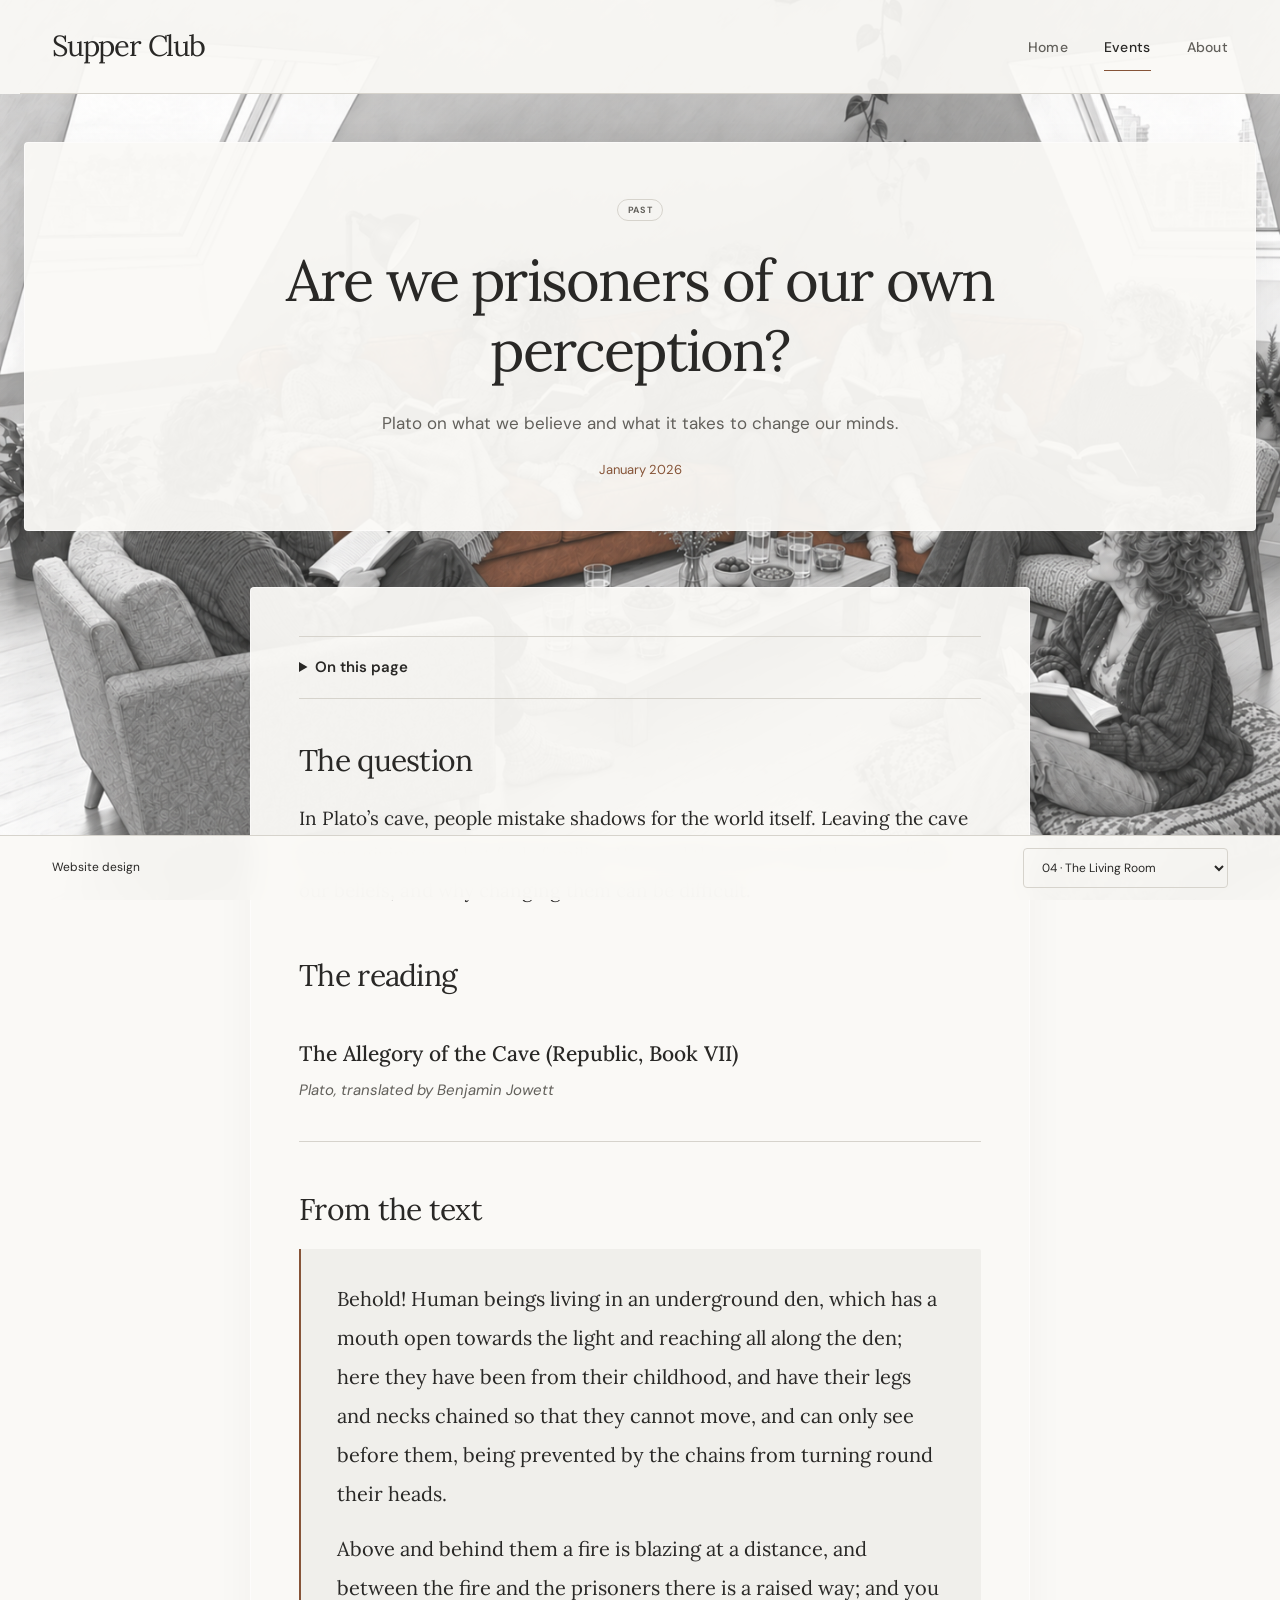
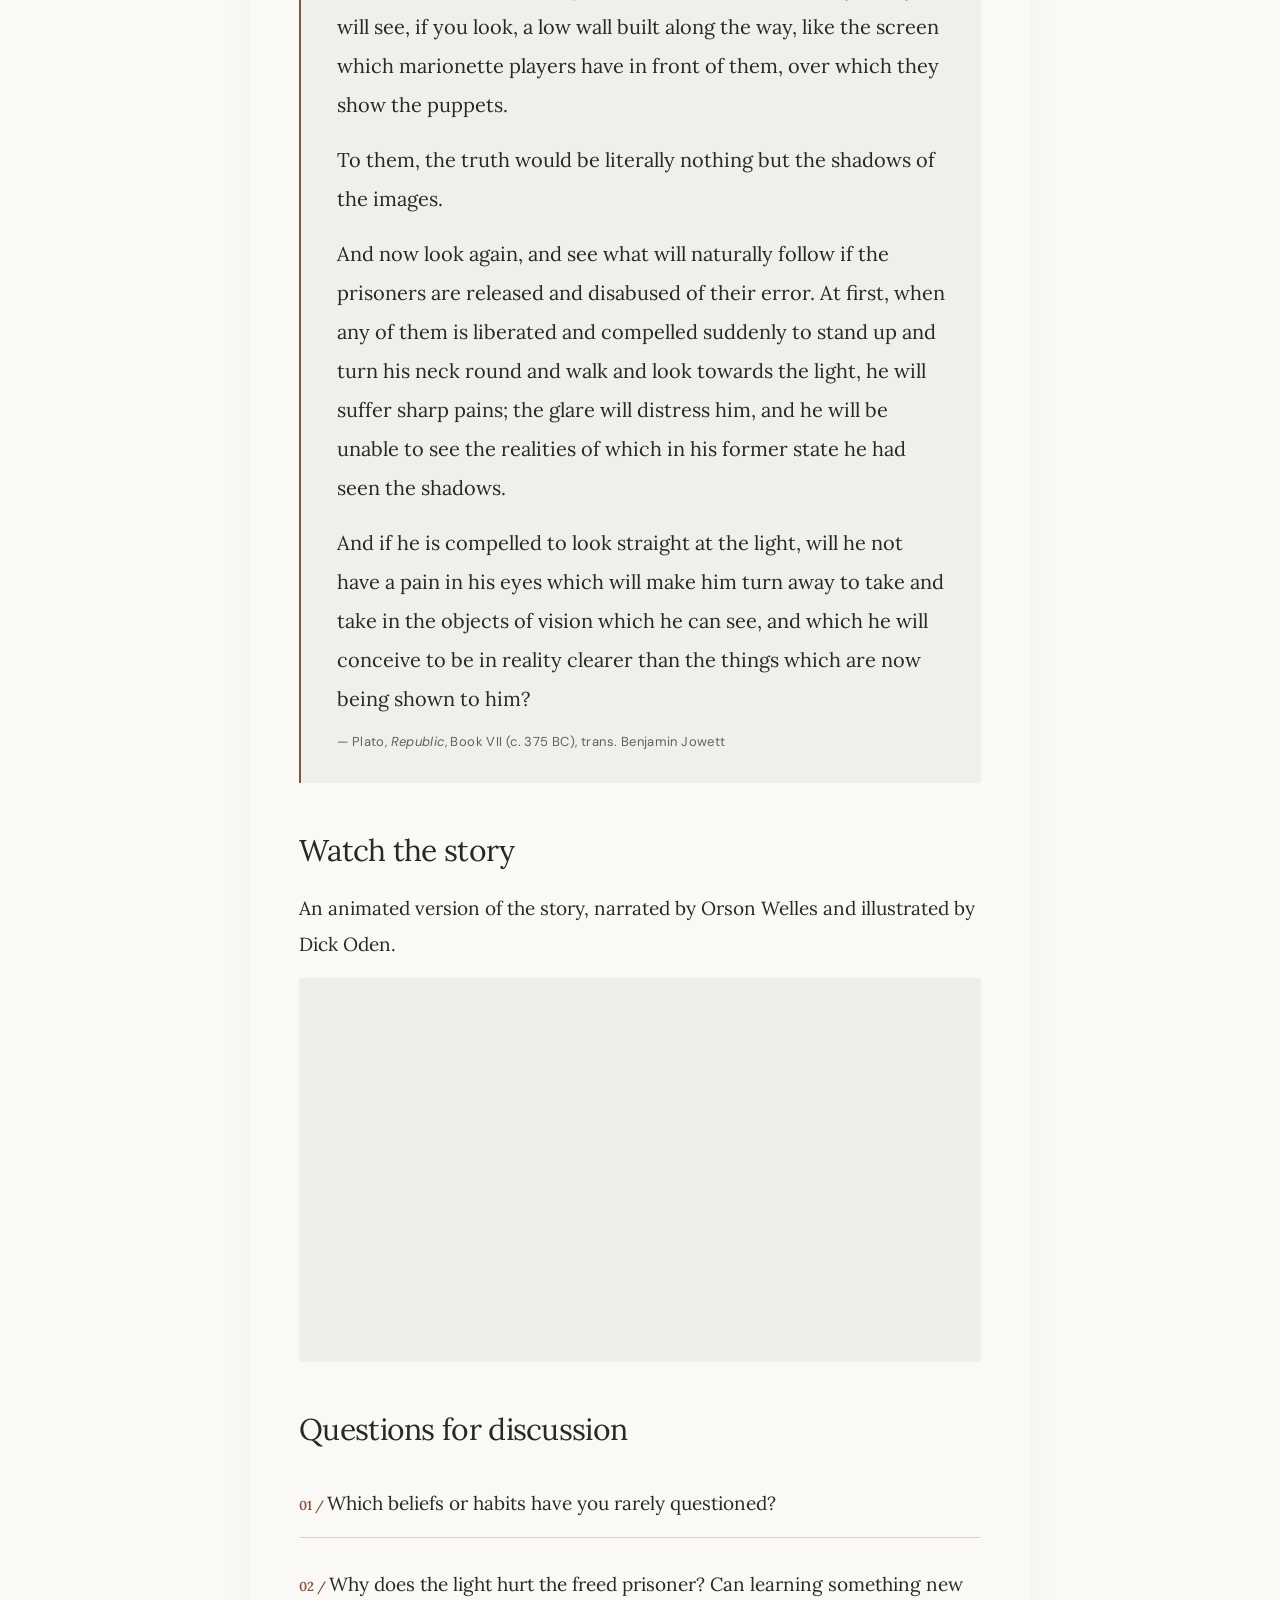
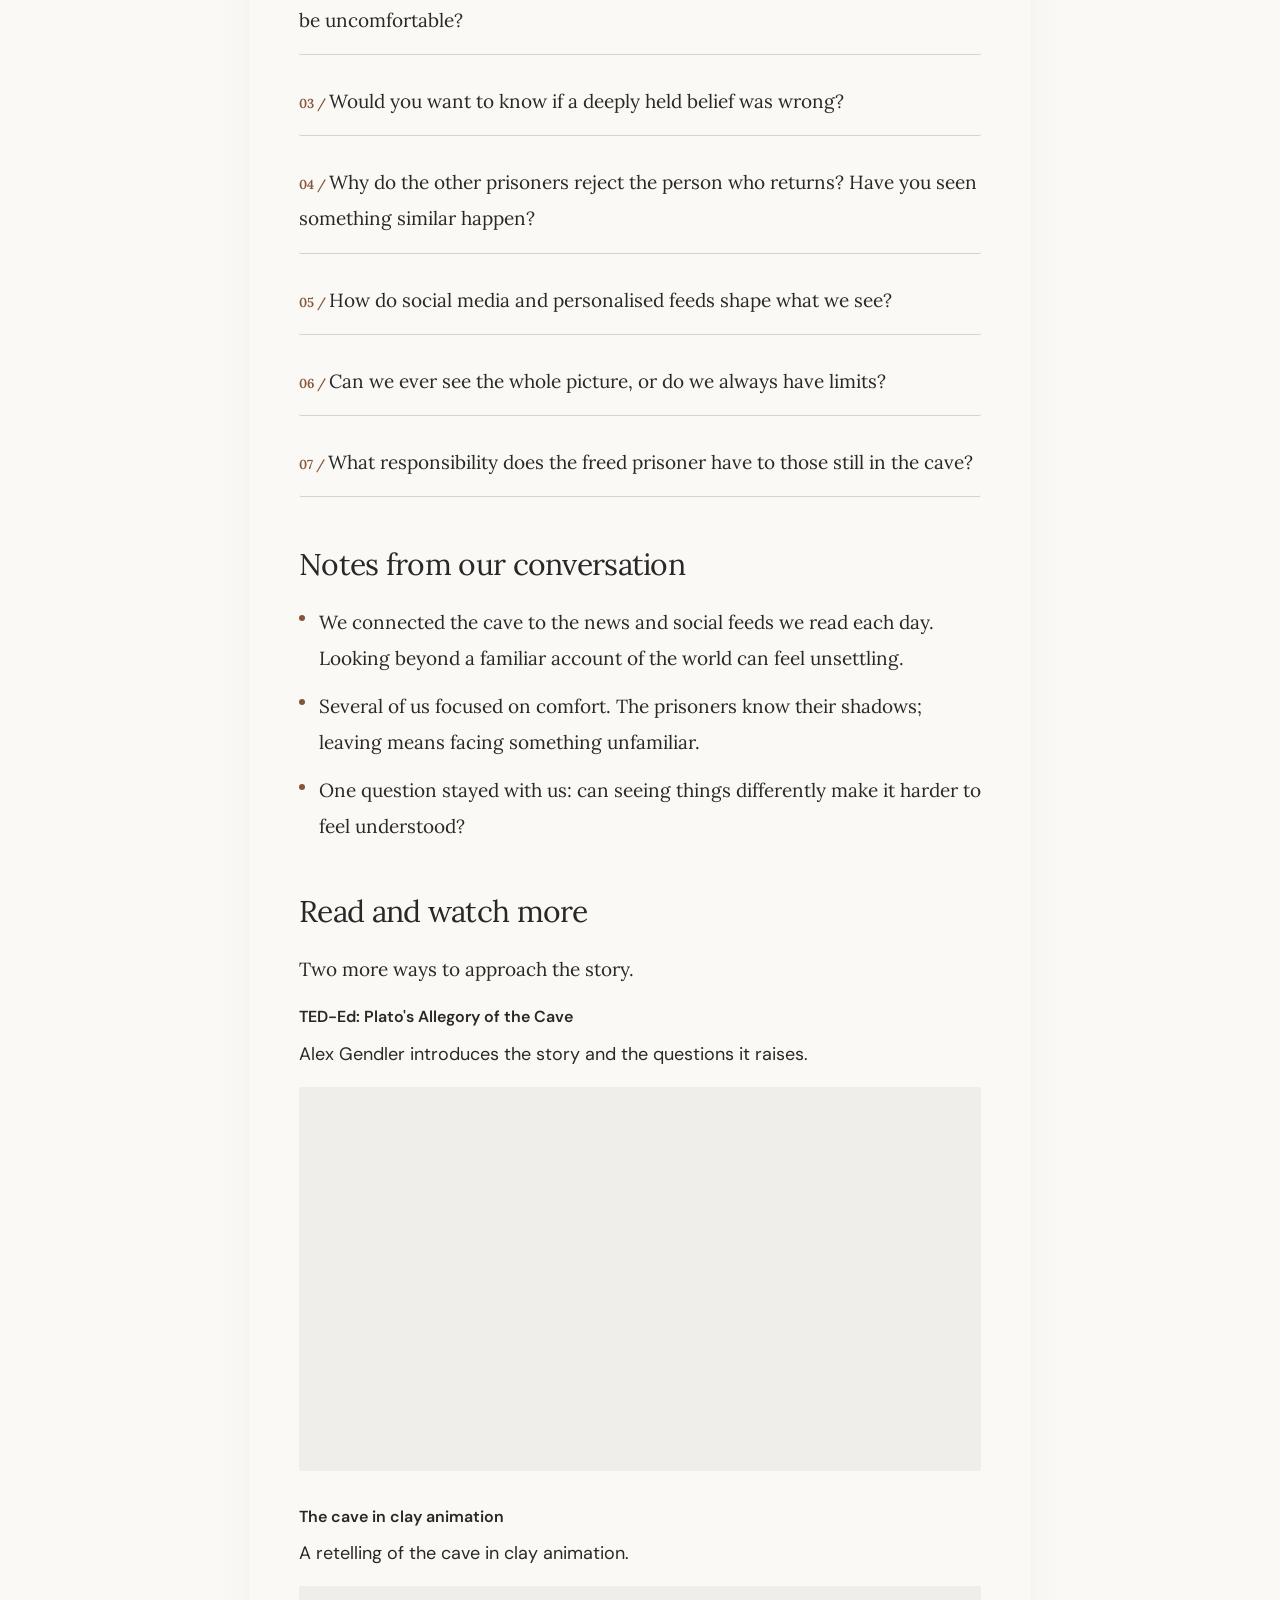
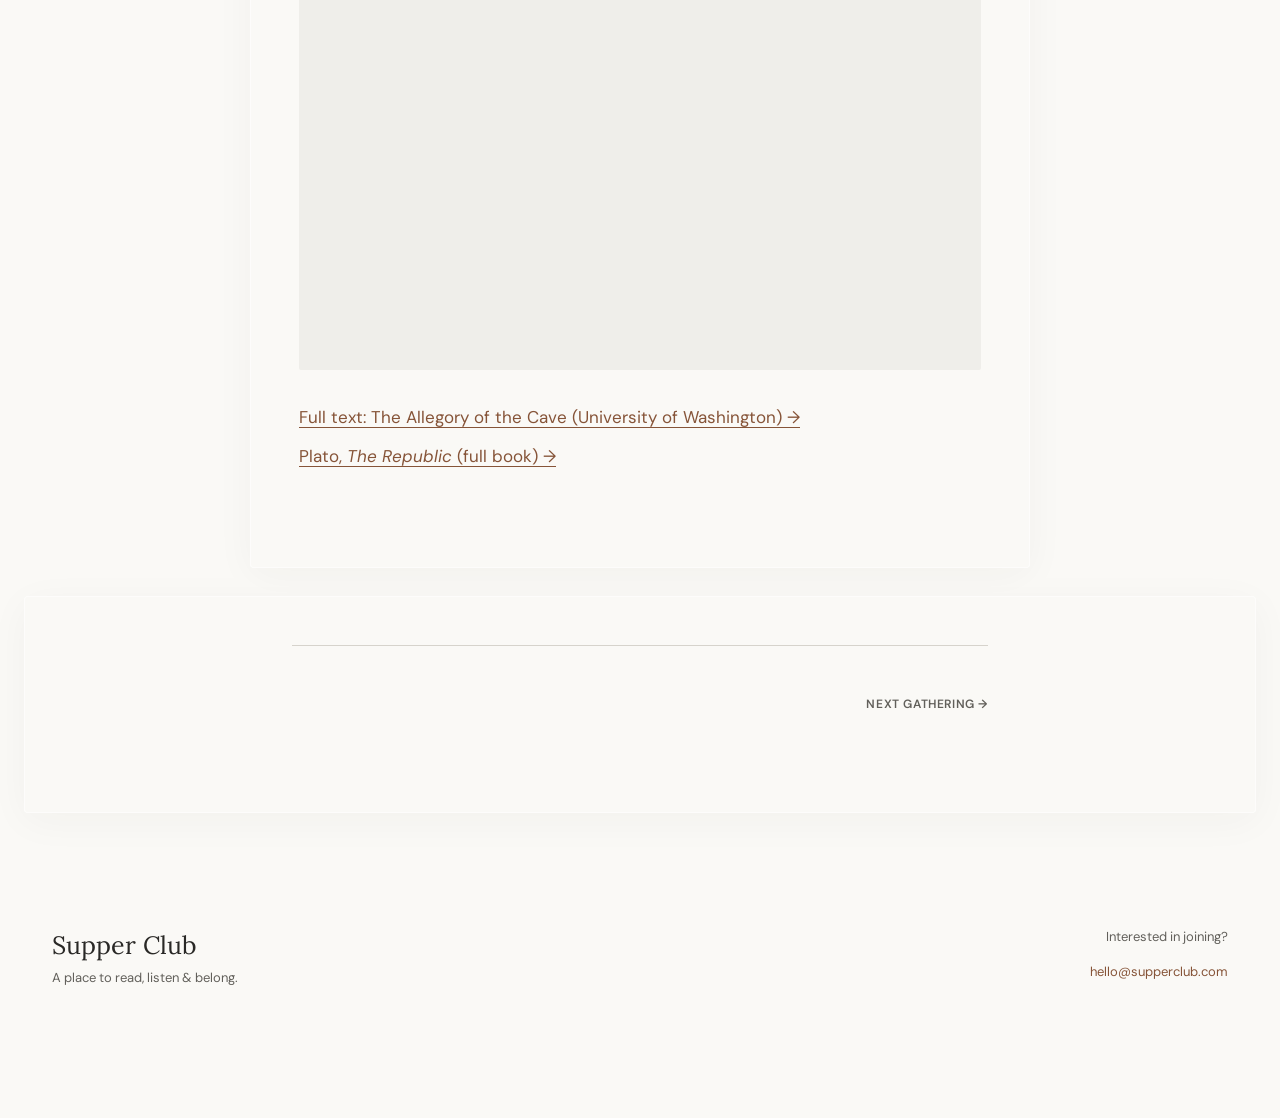
<file: sessions/session-1.html>
<!DOCTYPE html>
<html lang="en" data-design="living-room">
<head>
  <meta charset="UTF-8">
  <meta name="viewport" content="width=device-width, initial-scale=1.0">
  <title>Are we prisoners of our own perception? — Supper Club</title>
  <meta name="description" content="Plato on what we believe and what it takes to change our minds.">
  <link rel="icon" href="data:image/svg+xml,<svg xmlns='http://www.w3.org/2000/svg' viewBox='0 0 100 100'><text y='.9em' font-size='90'>🍷</text></svg>">
  <meta property="og:title" content="Are we prisoners of our own perception? — Supper Club">
  <meta property="og:description" content="Plato on what we believe and what it takes to change our minds.">
  <meta property="og:type" content="article">
  <link rel="preconnect" href="https://fonts.googleapis.com">
  <link rel="preconnect" href="https://fonts.gstatic.com" crossorigin>
  <link href="https://fonts.googleapis.com/css2?family=DM+Sans:wght@400;500;600&family=Lora:ital,wght@0,400;0,500;1,400&family=Inter:wght@300;400;500;600;700&family=Playfair+Display:ital@0;1&display=swap" rel="stylesheet">
  <link rel="stylesheet" href="../css/style.css?v=2">
  <script src="../js/designs.js?v=4"></script>
  <link rel="stylesheet" href="../css/designs.css?v=5">
  <link rel="stylesheet" href="../css/living-room.css?v=3">
</head>
<body>
  <a class="skip-link" href="#main-content">Skip to content</a>

  <!-- ======== Navigation ======== -->
  <nav class="nav scrolled" id="nav">
    <div class="container">
      <a href="../index.html" class="nav-logo">Supper Club</a>
      <ul class="nav-links" id="navLinks">
        <li><a href="../index.html">Home</a></li>
        <li><a href="../events.html" class="active" aria-current="page">Events</a></li>
        <li><a href="../about.html">About</a></li>
      </ul>
      <button class="hamburger" id="hamburger" aria-label="Toggle menu" aria-expanded="false" aria-controls="navLinks">
        <span></span><span></span><span></span>
      </button>
    </div>
  </nav>
  <main id="main-content">

  <!-- ======== Session Header ======== -->
  <div class="session-header">
    <div class="container">
      <span class="status-badge past">Past</span>
      <h1>Are we prisoners of our own perception?</h1>
      <p class="session-desc">Plato on what we believe and what it takes to change our minds.</p>
      <div class="session-meta">
        <span>January 2026</span>
      </div>
    </div>
  </div>

  <!-- ======== Session Body ======== -->
  <section class="section">
    <div class="container session-body">

      <div class="reveal">
        <h2>The question</h2>
        <p>In Plato’s cave, people mistake shadows for the world itself. Leaving the cave means giving up what feels familiar. We read the story to ask how we form our beliefs, and why changing them can be difficult.</p>
      </div>

      <div class="reveal">
        <h2>The reading</h2>
        <div class="reading-cards">
          <div class="reading-card">
            <p class="reading-title">The Allegory of the Cave (Republic, Book VII)</p>
            <p class="reading-author">Plato, translated by Benjamin Jowett</p>
          </div>
        </div>
      </div>

      <div class="reveal">
        <h2>From the text</h2>
        <blockquote class="text-embed">
          <p>Behold! Human beings living in an underground den, which has a mouth open towards the light and reaching all along the den; here they have been from their childhood, and have their legs and necks chained so that they cannot move, and can only see before them, being prevented by the chains from turning round their heads.</p>
          <p>Above and behind them a fire is blazing at a distance, and between the fire and the prisoners there is a raised way; and you will see, if you look, a low wall built along the way, like the screen which marionette players have in front of them, over which they show the puppets.</p>
          <p>To them, the truth would be literally nothing but the shadows of the images.</p>
          <p>And now look again, and see what will naturally follow if the prisoners are released and disabused of their error. At first, when any of them is liberated and compelled suddenly to stand up and turn his neck round and walk and look towards the light, he will suffer sharp pains; the glare will distress him, and he will be unable to see the realities of which in his former state he had seen the shadows.</p>
          <p>And if he is compelled to look straight at the light, will he not have a pain in his eyes which will make him turn away to take and take in the objects of vision which he can see, and which he will conceive to be in reality clearer than the things which are now being shown to him?</p>
          <cite>&mdash; Plato, <em>Republic</em>, Book VII (c. 375 BC), trans. Benjamin Jowett</cite>
        </blockquote>
      </div>

      <div class="reveal">
        <h2>Watch the story</h2>
        <p>An animated version of the story, narrated by Orson Welles and illustrated by Dick Oden.</p>
        <div class="video-embed">
          <iframe src="https://www.youtube.com/embed/d2afuTvUzBQ" title="Plato's Allegory of the Cave — Narrated by Orson Welles" frameborder="0" allow="accelerometer; autoplay; clipboard-write; encrypted-media; gyroscope; picture-in-picture" allowfullscreen></iframe>
        </div>
      </div>

      <div class="reveal">
        <h2>Questions for discussion</h2>
        <ul class="discussion-questions">
          <li>Which beliefs or habits have you rarely questioned?</li>
          <li>Why does the light hurt the freed prisoner? Can learning something new be uncomfortable?</li>
          <li>Would you want to know if a deeply held belief was wrong?</li>
          <li>Why do the other prisoners reject the person who returns? Have you seen something similar happen?</li>
          <li>How do social media and personalised feeds shape what we see?</li>
          <li>Can we ever see the whole picture, or do we always have limits?</li>
          <li>What responsibility does the freed prisoner have to those still in the cave?</li>
        </ul>
      </div>

      <div class="reveal">
        <h2>Notes from our conversation</h2>
        <ul class="takeaways">
          <li>We connected the cave to the news and social feeds we read each day. Looking beyond a familiar account of the world can feel unsettling.</li>
          <li>Several of us focused on comfort. The prisoners know their shadows; leaving means facing something unfamiliar.</li>
          <li>One question stayed with us: can seeing things differently make it harder to feel understood?</li>
        </ul>
      </div>

      <div class="reveal">
        <h2>Read and watch more</h2>
        <p class="go-further-intro">Two more ways to approach the story.</p>

        <div class="video-card reveal">
          <h3>TED-Ed: Plato's Allegory of the Cave</h3>
          <p>Alex Gendler introduces the story and the questions it raises.</p>
          <div class="video-embed">
            <iframe src="https://www.youtube.com/embed/1RWOpQXTltA" title="TED-Ed — Plato's Allegory of the Cave" frameborder="0" allow="accelerometer; autoplay; clipboard-write; encrypted-media; gyroscope; picture-in-picture" allowfullscreen></iframe>
          </div>
        </div>

        <div class="video-card reveal">
          <h3>The cave in clay animation</h3>
          <p>A retelling of the cave in clay animation.</p>
          <div class="video-embed">
            <iframe src="https://www.youtube.com/embed/69F7GhASOdM" title="Plato's Cave — Claymation" frameborder="0" allow="accelerometer; autoplay; clipboard-write; encrypted-media; gyroscope; picture-in-picture" allowfullscreen></iframe>
          </div>
        </div>

        <div class="further-reading">
          <a href="https://faculty.washington.edu/smcohen/320/cave.htm">Full text: The Allegory of the Cave (University of Washington) &rarr;</a>
          <a href="#">Plato, <em>The Republic</em> (full book) &rarr;</a>
        </div>
      </div>

    </div>
  </section>

  <!-- ======== Prev / Next Nav ======== -->
  <section class="section" style="padding-top:0">
    <div class="container">
      <nav class="session-nav">
        <span></span>
        <a href="session-2.html" class="nav-next">Next gathering</a>
      </nav>
    </div>
  </section>

  </main>

  <!-- ======== Footer ======== -->
  <footer class="footer">
    <div class="container">
      <div class="footer-brand">
        <p class="footer-logo">Supper Club</p>
        <p>A place to read, listen &amp; belong.</p>
      </div>
      <div class="footer-contact">
        <p>Interested in joining?</p>
        <a href="mailto:hello@supperclub.com">hello@supperclub.com</a>
      </div>
    </div>
  </footer>

  <aside class="design-bar" aria-label="Website design">
    <div class="design-bar-inner"><label for="design-select">Website design</label>
    <select id="design-select" aria-label="Choose website design"></select></div>
  </aside>
  <script src="../js/main.js"></script>
</body>
</html>
</file>
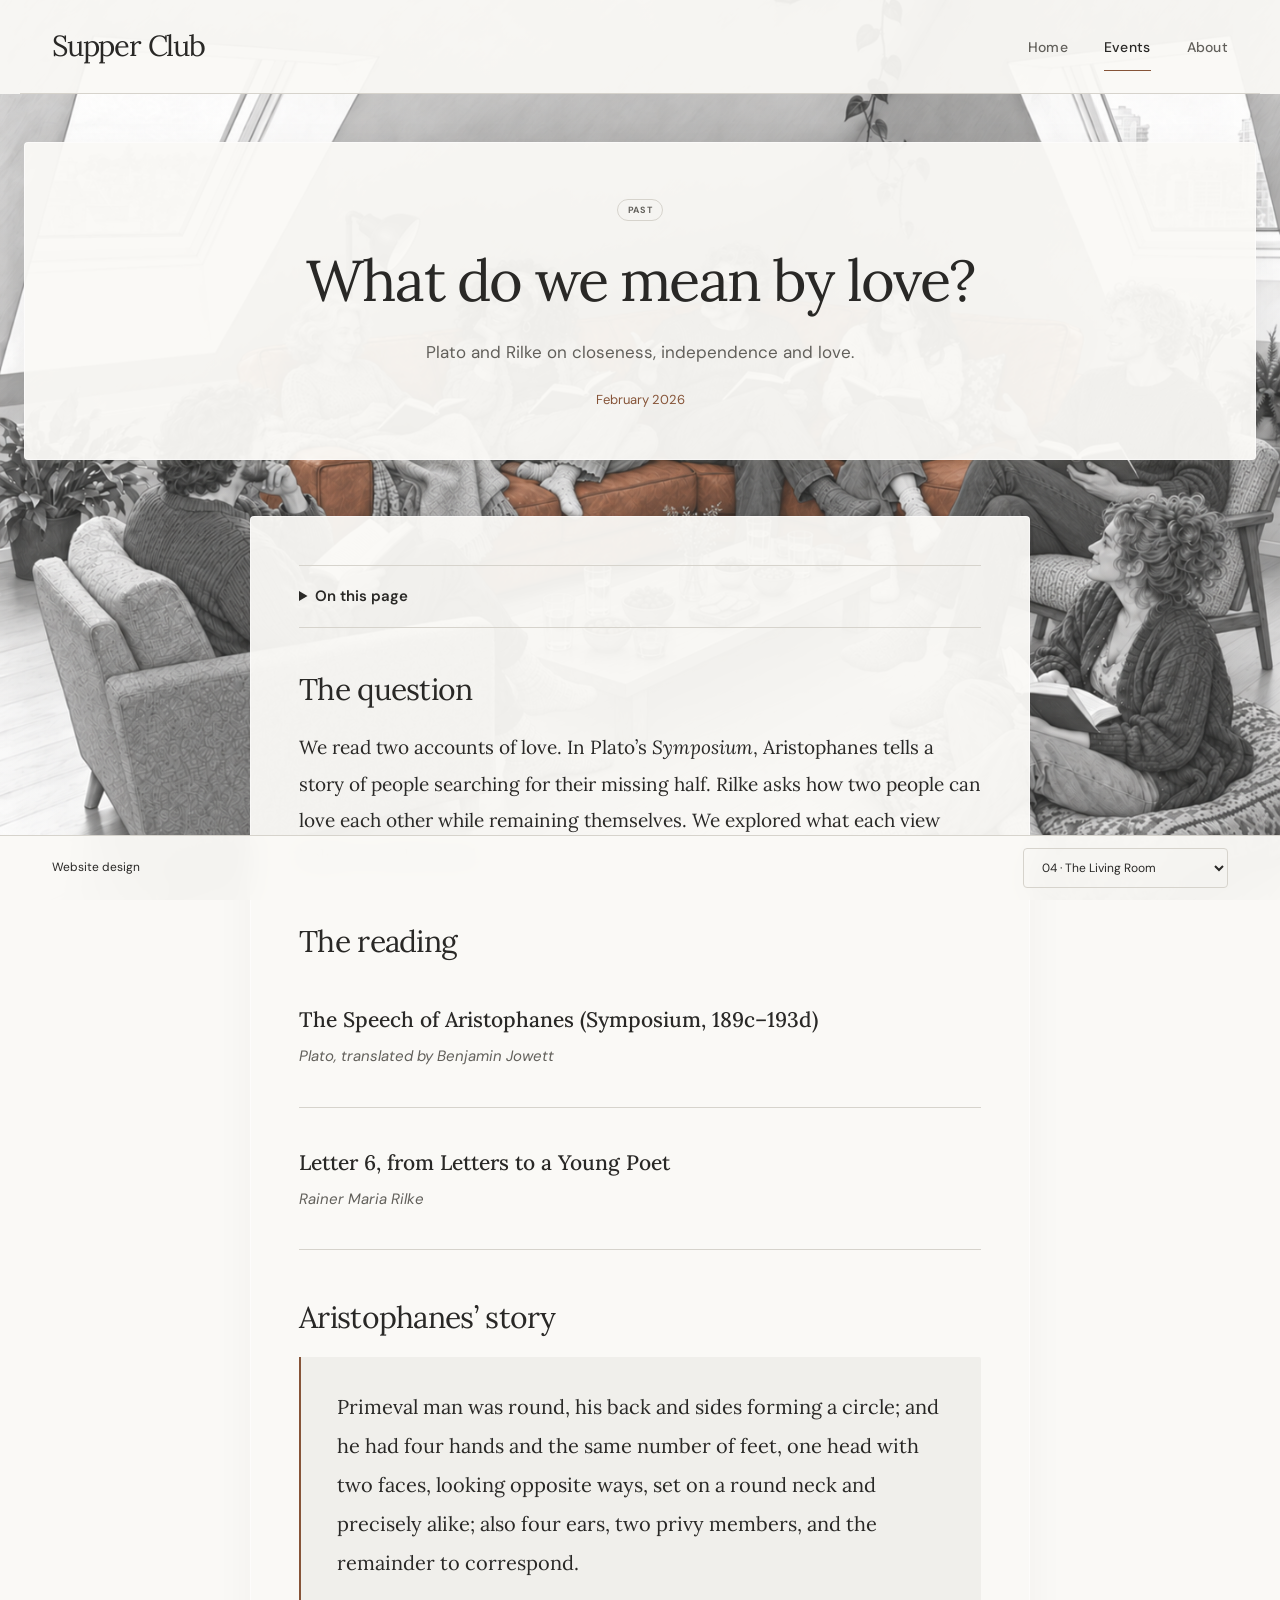
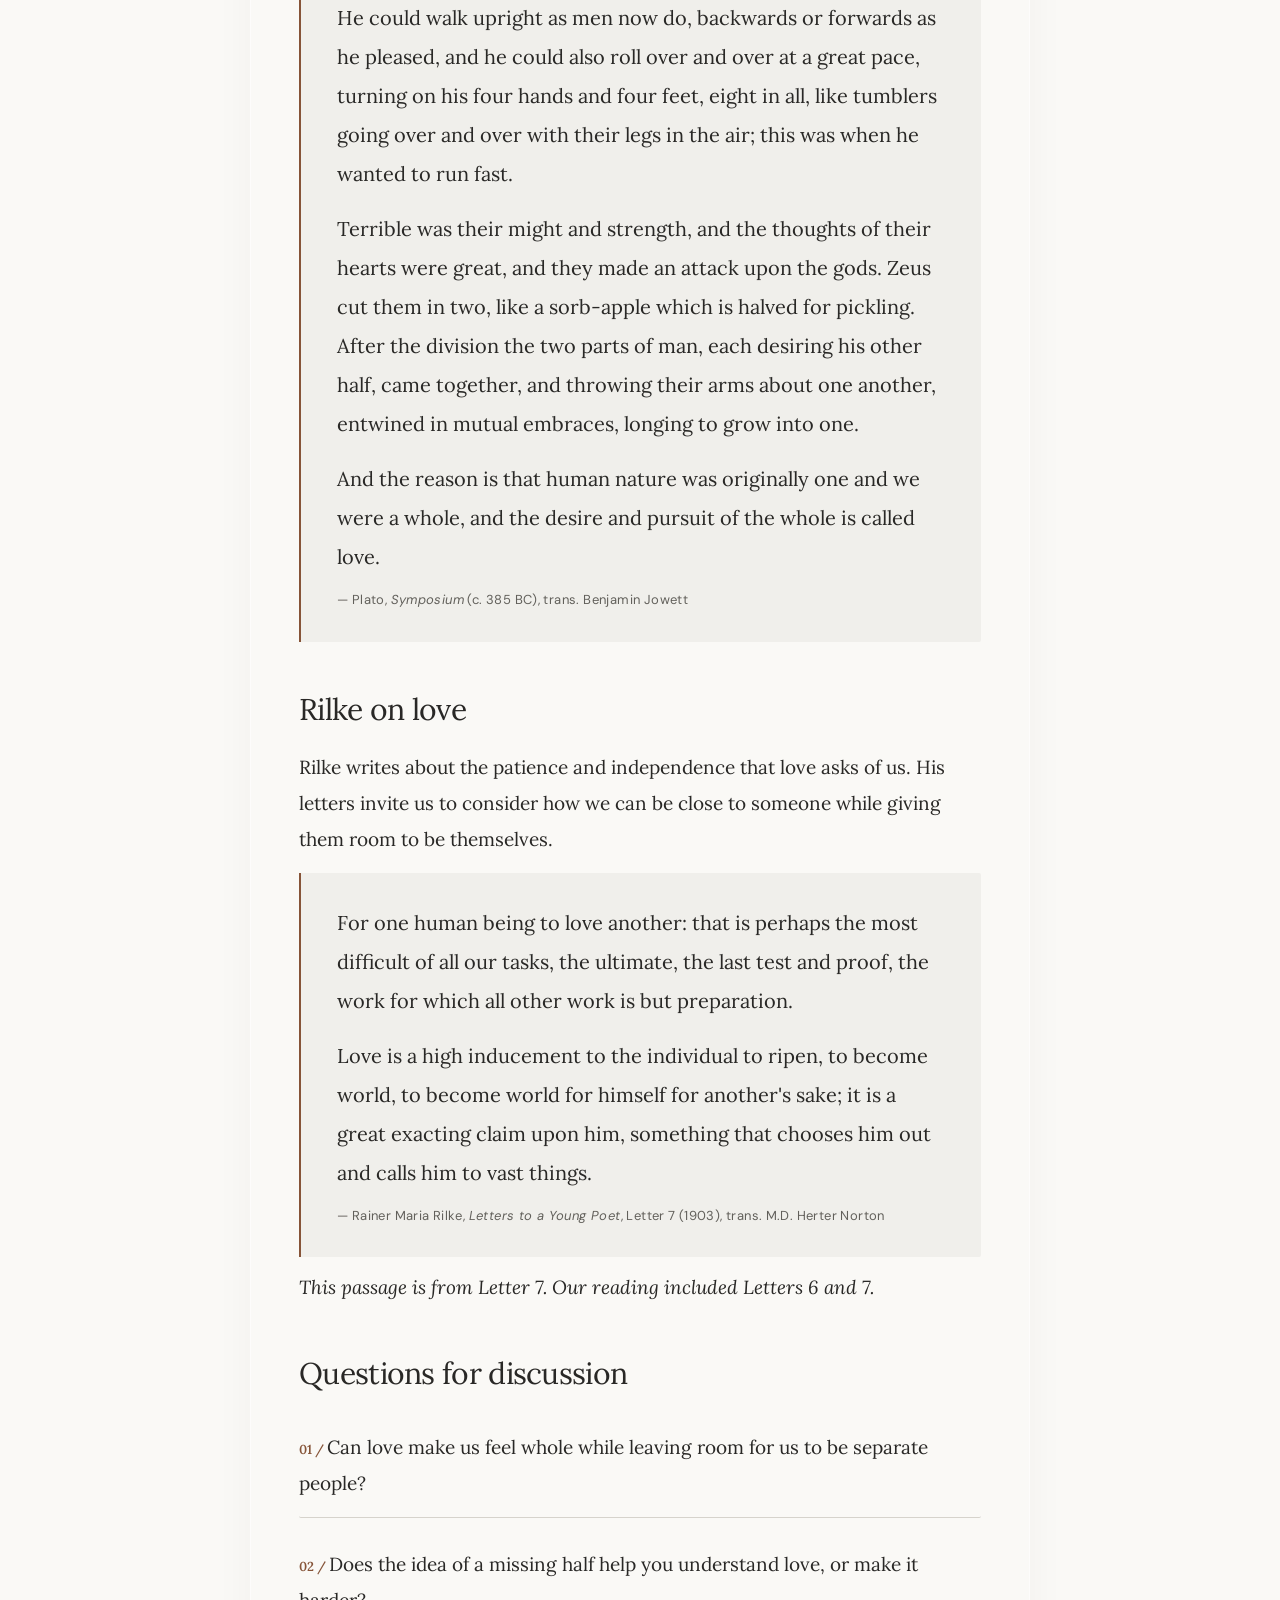
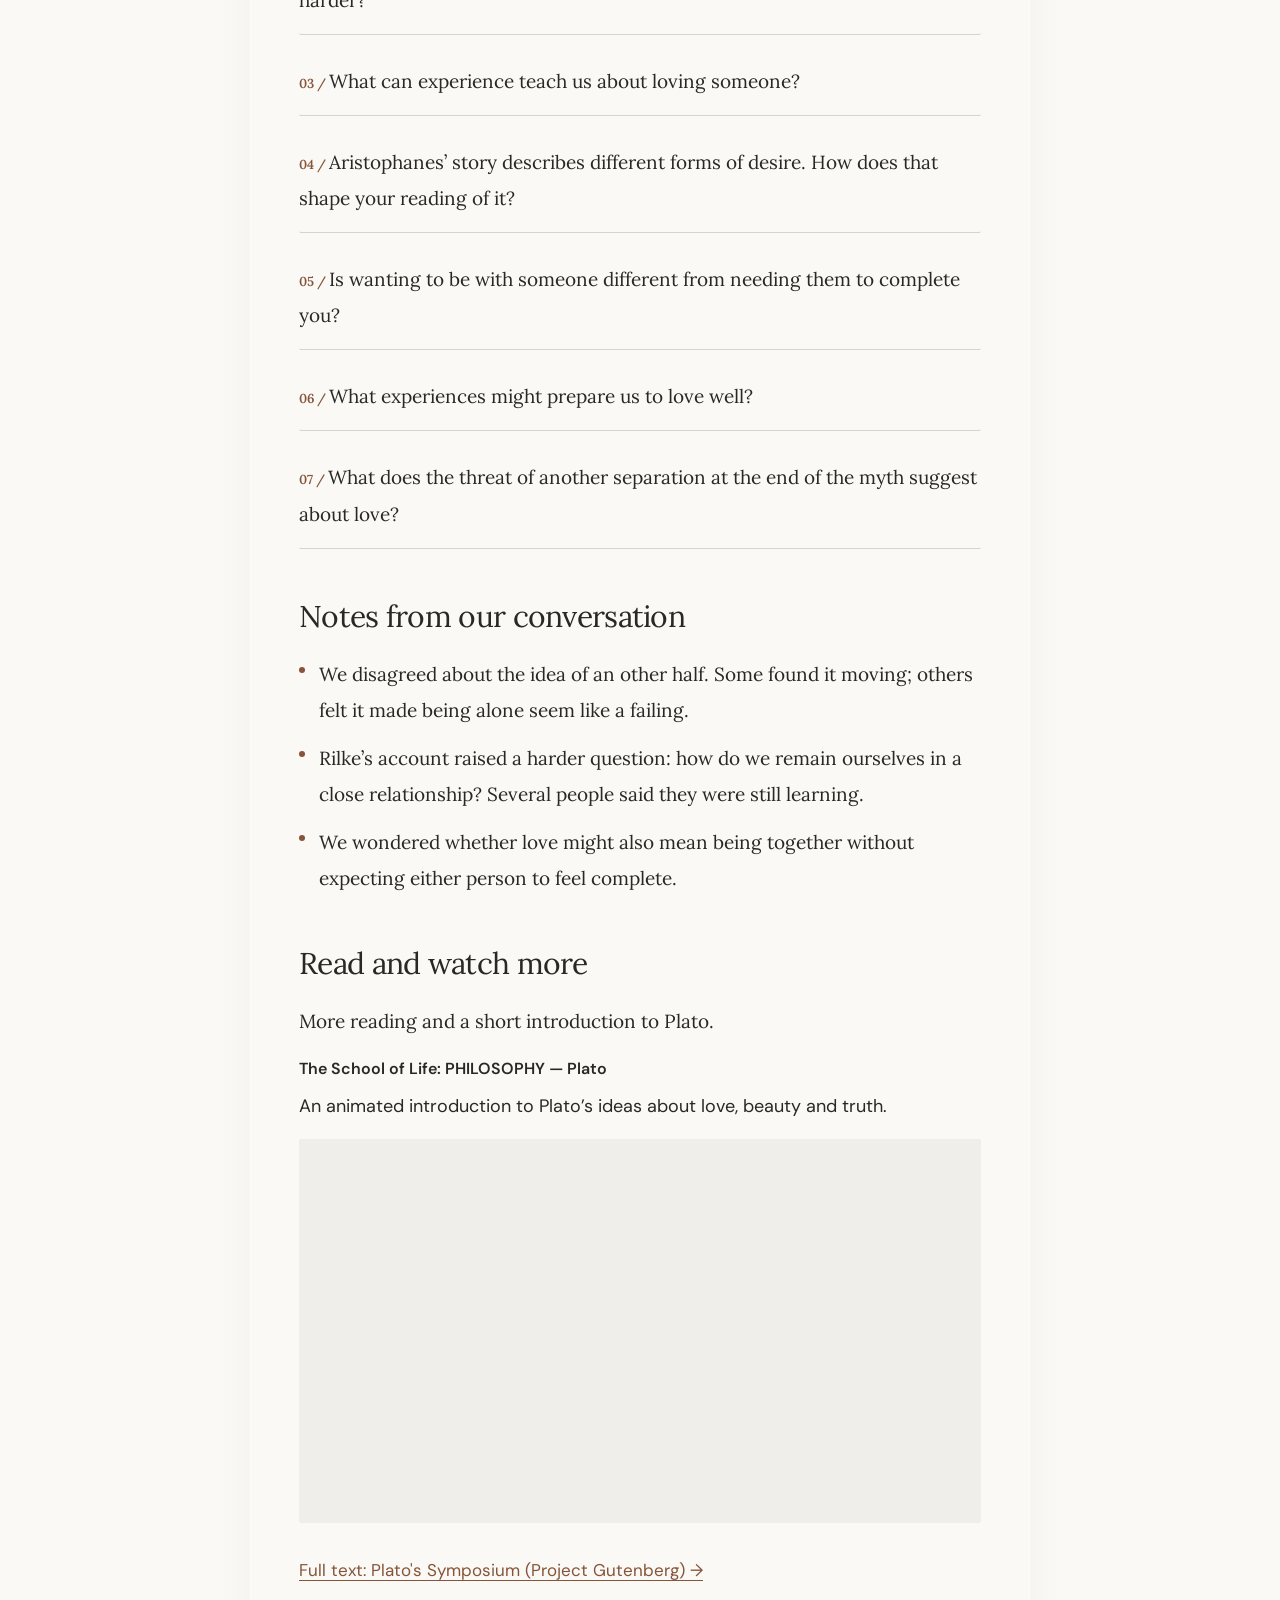
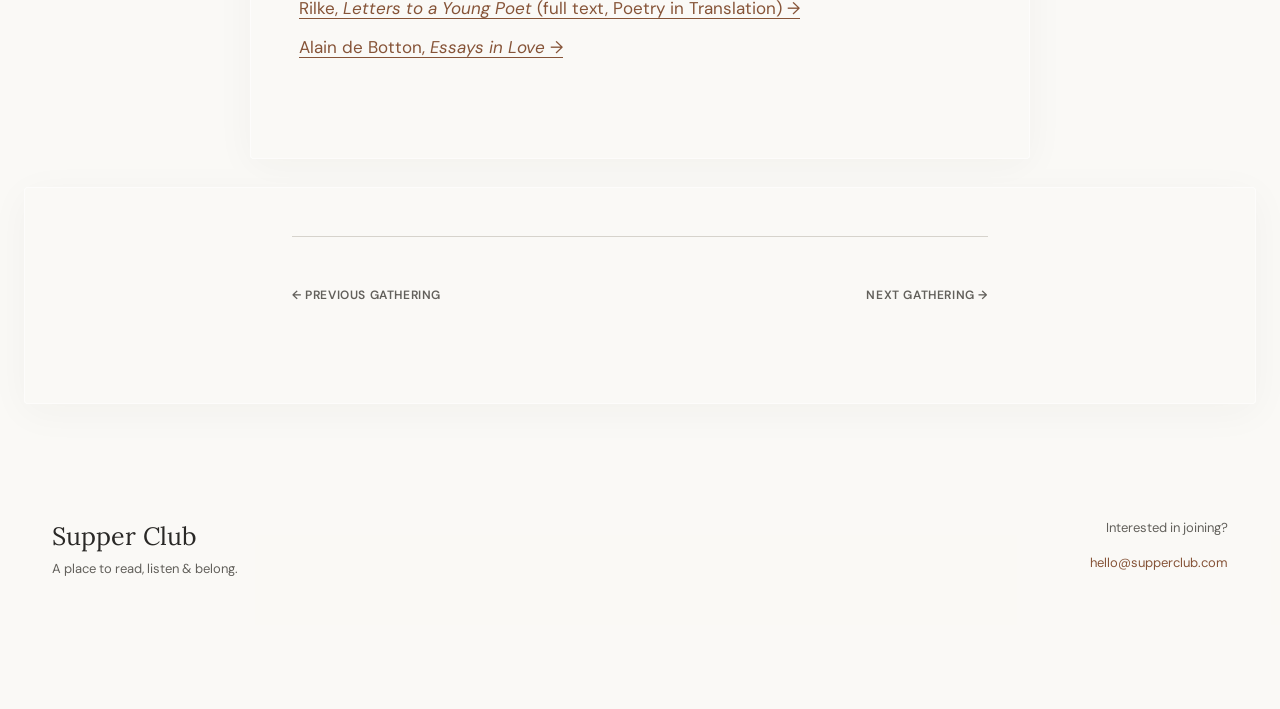
<file: sessions/session-2.html>
<!DOCTYPE html>
<html lang="en" data-design="living-room">
<head>
  <meta charset="UTF-8">
  <meta name="viewport" content="width=device-width, initial-scale=1.0">
  <title>What do we mean by love? — Supper Club</title>
  <meta name="description" content="Plato and Rilke on closeness, independence and love.">
  <link rel="icon" href="data:image/svg+xml,<svg xmlns='http://www.w3.org/2000/svg' viewBox='0 0 100 100'><text y='.9em' font-size='90'>🍷</text></svg>">
  <meta property="og:title" content="What do we mean by love? — Supper Club">
  <meta property="og:description" content="Plato and Rilke on closeness, independence and love.">
  <meta property="og:type" content="article">
  <link rel="preconnect" href="https://fonts.googleapis.com">
  <link rel="preconnect" href="https://fonts.gstatic.com" crossorigin>
  <link href="https://fonts.googleapis.com/css2?family=DM+Sans:wght@400;500;600&family=Lora:ital,wght@0,400;0,500;1,400&family=Inter:wght@300;400;500;600;700&family=Playfair+Display:ital@0;1&display=swap" rel="stylesheet">
  <link rel="stylesheet" href="../css/style.css?v=2">
  <script src="../js/designs.js?v=4"></script>
  <link rel="stylesheet" href="../css/designs.css?v=5">
  <link rel="stylesheet" href="../css/living-room.css?v=3">
</head>
<body>
  <a class="skip-link" href="#main-content">Skip to content</a>

  <!-- ======== Navigation ======== -->
  <nav class="nav scrolled" id="nav">
    <div class="container">
      <a href="../index.html" class="nav-logo">Supper Club</a>
      <ul class="nav-links" id="navLinks">
        <li><a href="../index.html">Home</a></li>
        <li><a href="../events.html" class="active" aria-current="page">Events</a></li>
        <li><a href="../about.html">About</a></li>
      </ul>
      <button class="hamburger" id="hamburger" aria-label="Toggle menu" aria-expanded="false" aria-controls="navLinks">
        <span></span><span></span><span></span>
      </button>
    </div>
  </nav>
  <main id="main-content">

  <!-- ======== Session Header ======== -->
  <div class="session-header">
    <div class="container">
      <span class="status-badge past">Past</span>
      <h1>What do we mean by love?</h1>
      <p class="session-desc">Plato and Rilke on closeness, independence and love.</p>
      <div class="session-meta">
        <span>February 2026</span>
      </div>
    </div>
  </div>

  <!-- ======== Session Body ======== -->
  <section class="section">
    <div class="container session-body">

      <div class="reveal">
        <h2>The question</h2>
        <p>We read two accounts of love. In Plato’s <em>Symposium</em>, Aristophanes tells a story of people searching for their missing half. Rilke asks how two people can love each other while remaining themselves. We explored what each view helps us understand.</p>
      </div>

      <div class="reveal">
        <h2>The reading</h2>
        <div class="reading-cards">
          <div class="reading-card">
            <p class="reading-title">The Speech of Aristophanes (Symposium, 189c&ndash;193d)</p>
            <p class="reading-author">Plato, translated by Benjamin Jowett</p>
          </div>
          <div class="reading-card">
            <p class="reading-title">Letter 6, from Letters to a Young Poet</p>
            <p class="reading-author">Rainer Maria Rilke</p>
          </div>
        </div>
      </div>

      <div class="reveal">
        <h2>Aristophanes’ story</h2>
        <blockquote class="text-embed">
          <p>Primeval man was round, his back and sides forming a circle; and he had four hands and the same number of feet, one head with two faces, looking opposite ways, set on a round neck and precisely alike; also four ears, two privy members, and the remainder to correspond.</p>
          <p>He could walk upright as men now do, backwards or forwards as he pleased, and he could also roll over and over at a great pace, turning on his four hands and four feet, eight in all, like tumblers going over and over with their legs in the air; this was when he wanted to run fast.</p>
          <p>Terrible was their might and strength, and the thoughts of their hearts were great, and they made an attack upon the gods. Zeus cut them in two, like a sorb-apple which is halved for pickling. After the division the two parts of man, each desiring his other half, came together, and throwing their arms about one another, entwined in mutual embraces, longing to grow into one.</p>
          <p>And the reason is that human nature was originally one and we were a whole, and the desire and pursuit of the whole is called love.</p>
          <cite>&mdash; Plato, <em>Symposium</em> (c. 385 BC), trans. Benjamin Jowett</cite>
        </blockquote>
      </div>

      <div class="reveal">
        <h2>Rilke on love</h2>
        <p>Rilke writes about the patience and independence that love asks of us. His letters invite us to consider how we can be close to someone while giving them room to be themselves.</p>
        <blockquote class="text-embed">
          <p>For one human being to love another: that is perhaps the most difficult of all our tasks, the ultimate, the last test and proof, the work for which all other work is but preparation.</p>
          <p>Love is a high inducement to the individual to ripen, to become world, to become world for himself for another's sake; it is a great exacting claim upon him, something that chooses him out and calls him to vast things.</p>
          <cite>&mdash; Rainer Maria Rilke, <em>Letters to a Young Poet</em>, Letter 7 (1903), trans. M.D. Herter Norton</cite>
        </blockquote>
        <p class="text-embed-note"><em>This passage is from Letter 7. Our reading included Letters 6 and 7.</em></p>
      </div>

      <div class="reveal">
        <h2>Questions for discussion</h2>
        <ul class="discussion-questions">
          <li>Can love make us feel whole while leaving room for us to be separate people?</li>
          <li>Does the idea of a missing half help you understand love, or make it harder?</li>
          <li>What can experience teach us about loving someone?</li>
          <li>Aristophanes’ story describes different forms of desire. How does that shape your reading of it?</li>
          <li>Is wanting to be with someone different from needing them to complete you?</li>
          <li>What experiences might prepare us to love well?</li>
          <li>What does the threat of another separation at the end of the myth suggest about love?</li>
        </ul>
      </div>

      <div class="reveal">
        <h2>Notes from our conversation</h2>
        <ul class="takeaways">
          <li>We disagreed about the idea of an other half. Some found it moving; others felt it made being alone seem like a failing.</li>
          <li>Rilke’s account raised a harder question: how do we remain ourselves in a close relationship? Several people said they were still learning.</li>
          <li>We wondered whether love might also mean being together without expecting either person to feel complete.</li>
        </ul>
      </div>

      <div class="reveal">
        <h2>Read and watch more</h2>
        <p class="go-further-intro">More reading and a short introduction to Plato.</p>

        <div class="video-card reveal">
          <h3>The School of Life: PHILOSOPHY &mdash; Plato</h3>
          <p>An animated introduction to Plato’s ideas about love, beauty and truth.</p>
          <div class="video-embed">
            <iframe src="https://www.youtube.com/embed/VDiyQub6vpw" title="The School of Life — Philosophy: Plato" frameborder="0" allow="accelerometer; autoplay; clipboard-write; encrypted-media; gyroscope; picture-in-picture" allowfullscreen></iframe>
          </div>
        </div>

        <div class="further-reading">
          <a href="https://www.gutenberg.org/files/1600/1600-h/1600-h.htm">Full text: Plato's Symposium (Project Gutenberg) &rarr;</a>
          <a href="https://www.poetryintranslation.com/PITBR/German/RilkeLetters.php">Rilke, <em>Letters to a Young Poet</em> (full text, Poetry in Translation) &rarr;</a>
          <a href="#">Alain de Botton, <em>Essays in Love</em> &rarr;</a>
        </div>
      </div>

    </div>
  </section>

  <!-- ======== Prev / Next Nav ======== -->
  <section class="section" style="padding-top:0">
    <div class="container">
      <nav class="session-nav">
        <a href="session-1.html" class="nav-prev">Previous gathering</a>
        <a href="session-3.html" class="nav-next">Next gathering</a>
      </nav>
    </div>
  </section>

  </main>

  <!-- ======== Footer ======== -->
  <footer class="footer">
    <div class="container">
      <div class="footer-brand">
        <p class="footer-logo">Supper Club</p>
        <p>A place to read, listen &amp; belong.</p>
      </div>
      <div class="footer-contact">
        <p>Interested in joining?</p>
        <a href="mailto:hello@supperclub.com">hello@supperclub.com</a>
      </div>
    </div>
  </footer>

  <aside class="design-bar" aria-label="Website design">
    <div class="design-bar-inner"><label for="design-select">Website design</label>
    <select id="design-select" aria-label="Choose website design"></select></div>
  </aside>
  <script src="../js/main.js"></script>
</body>
</html>
</file>
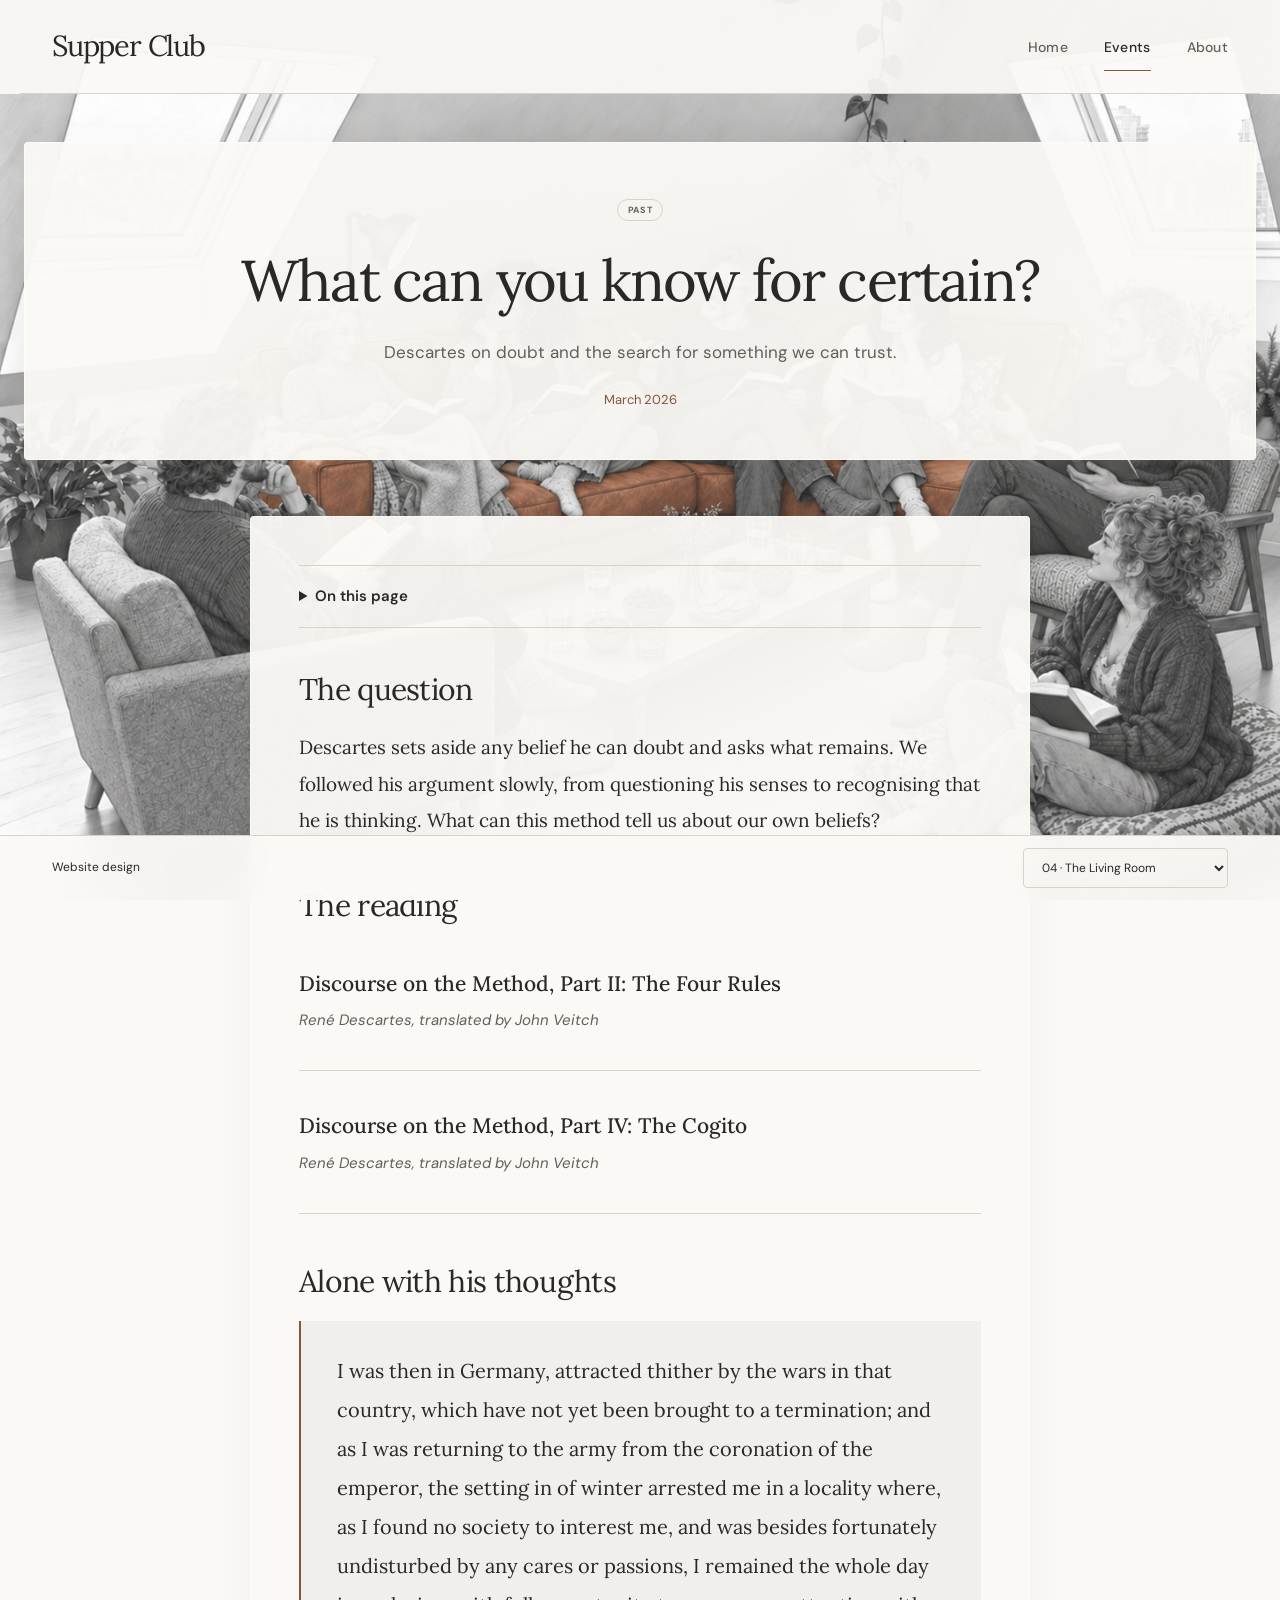
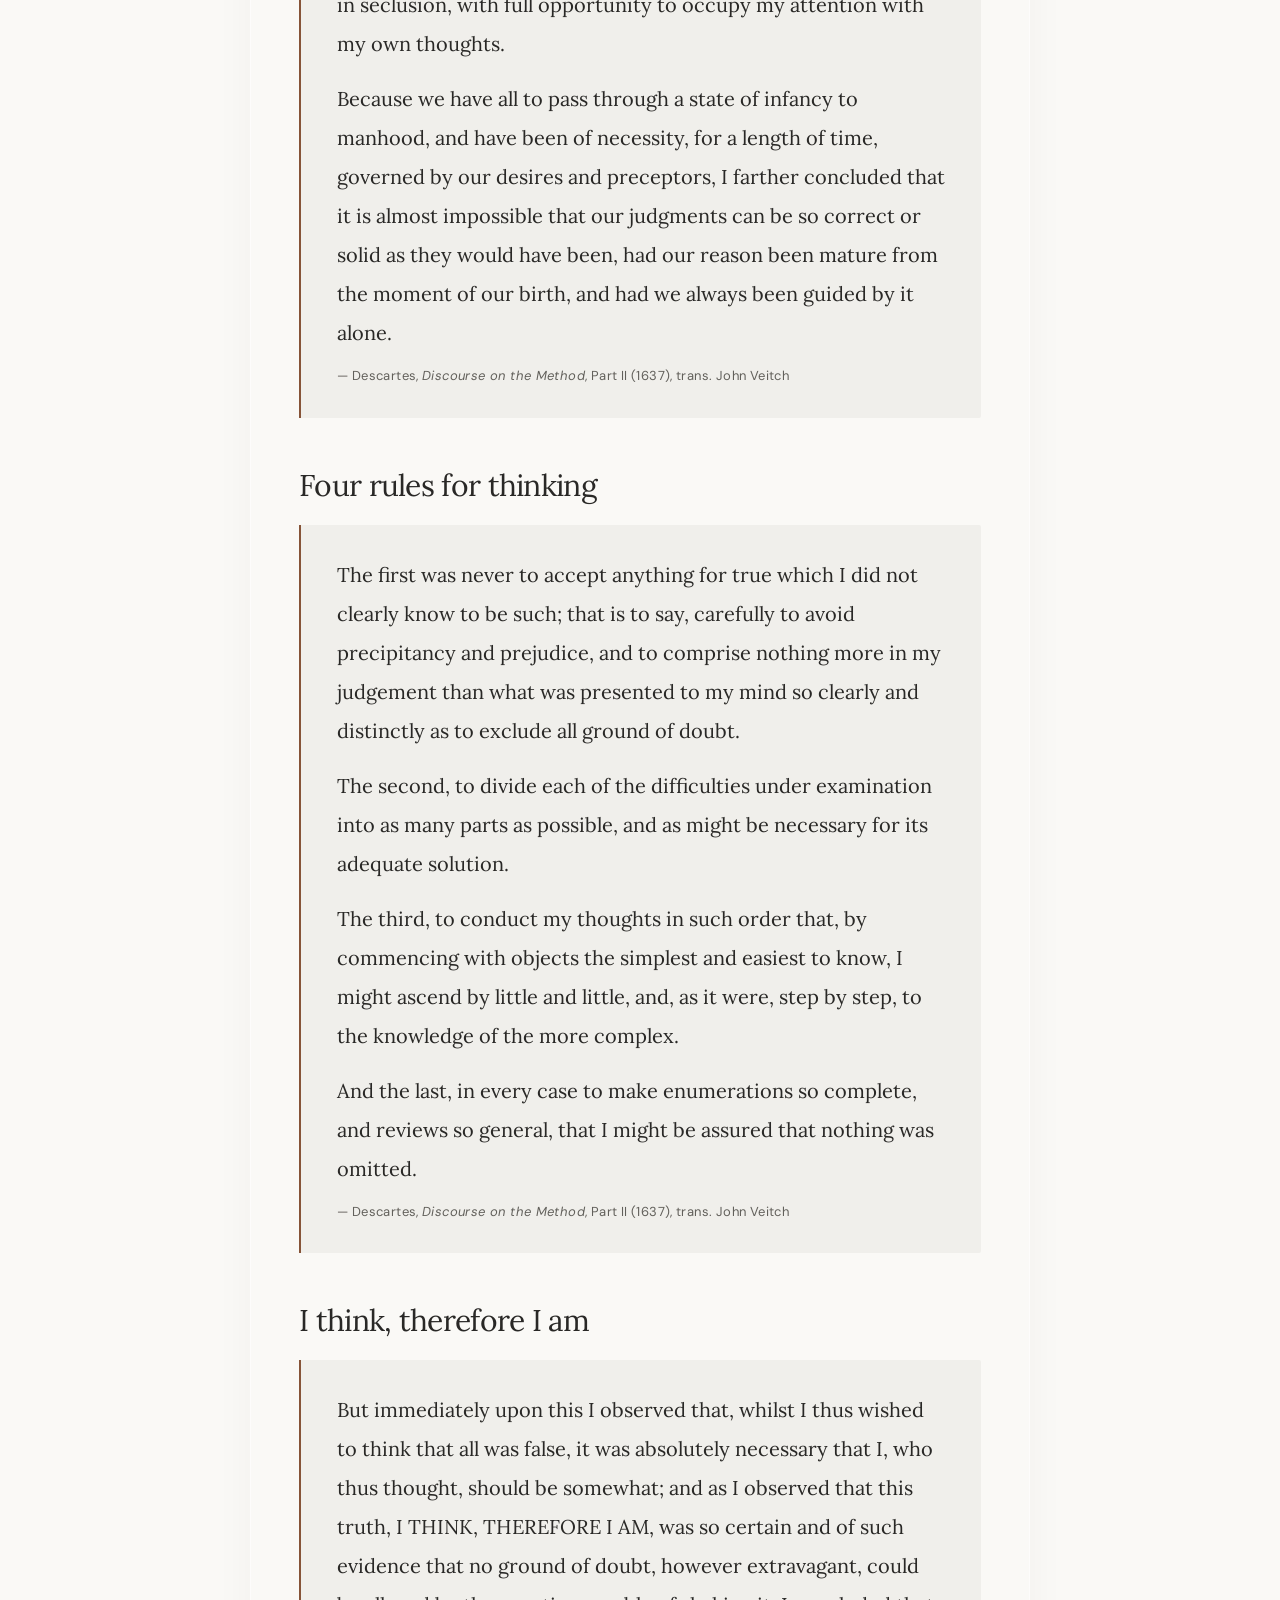
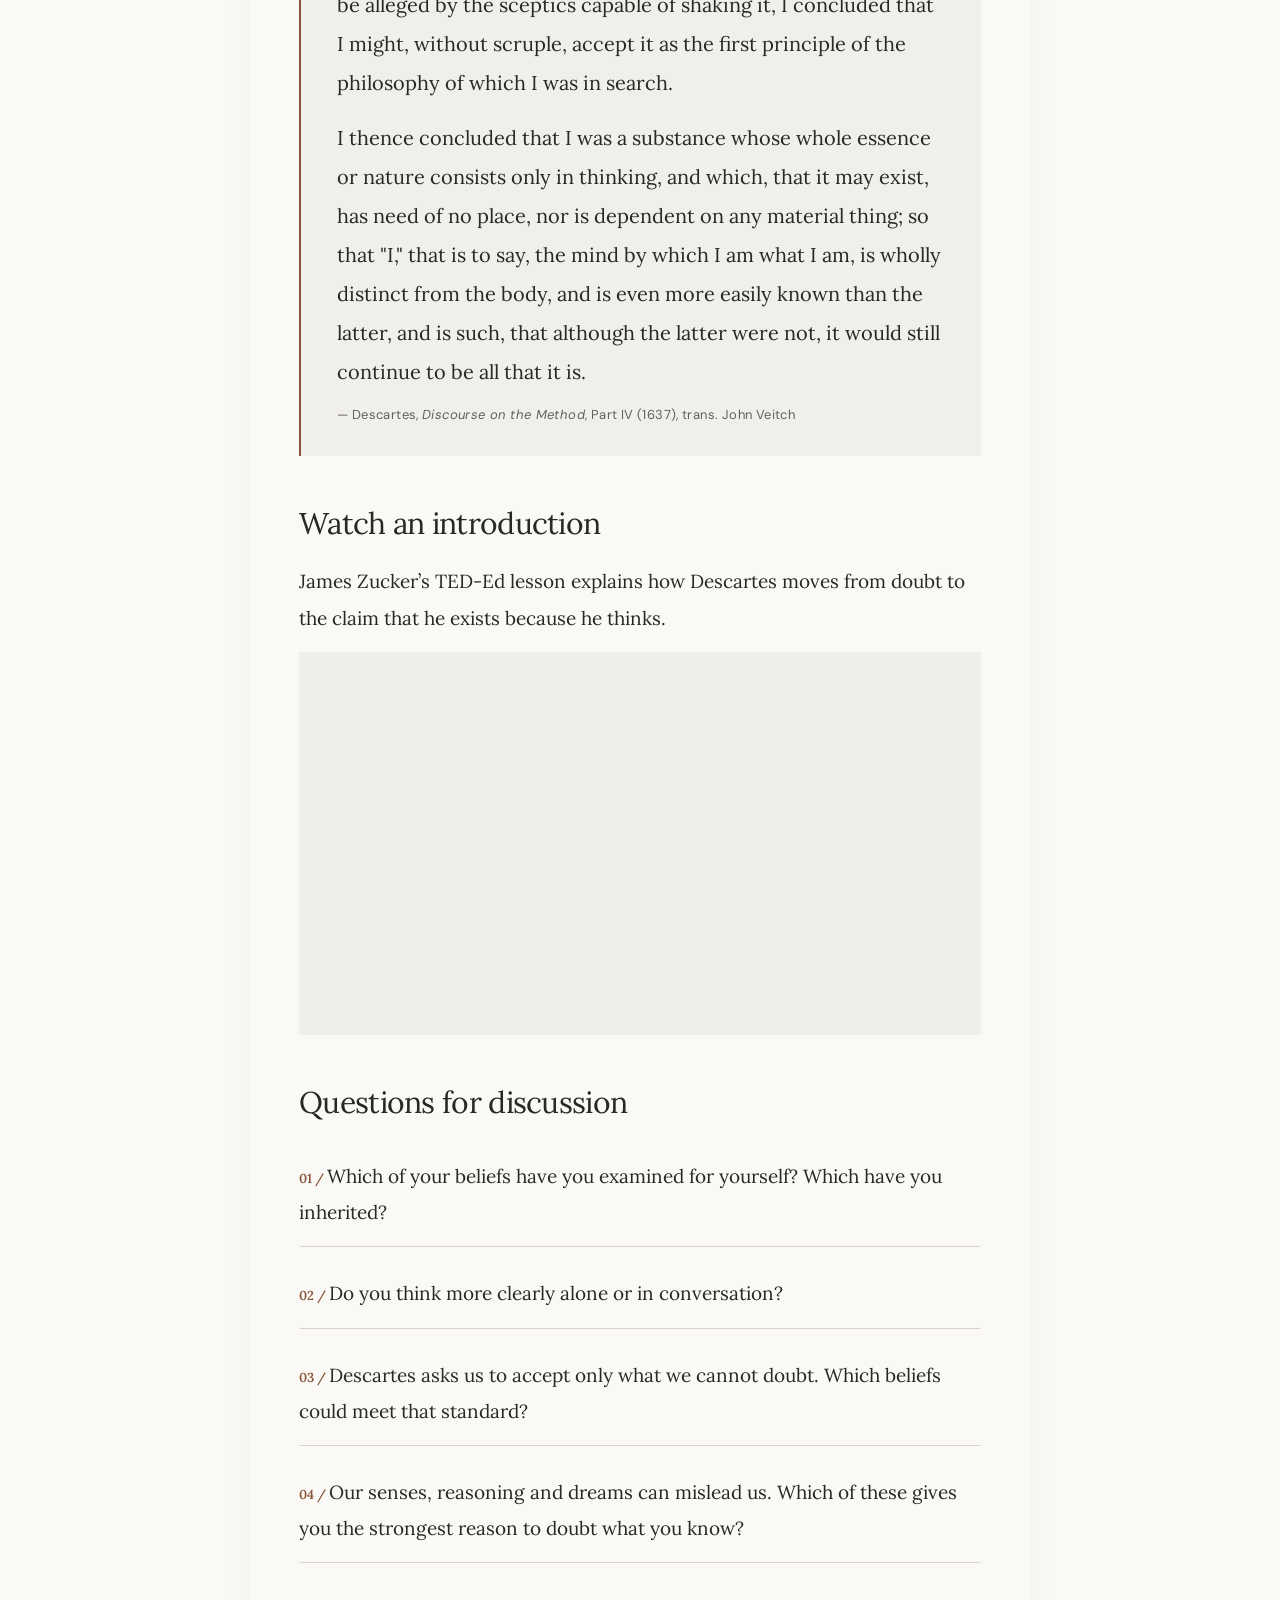
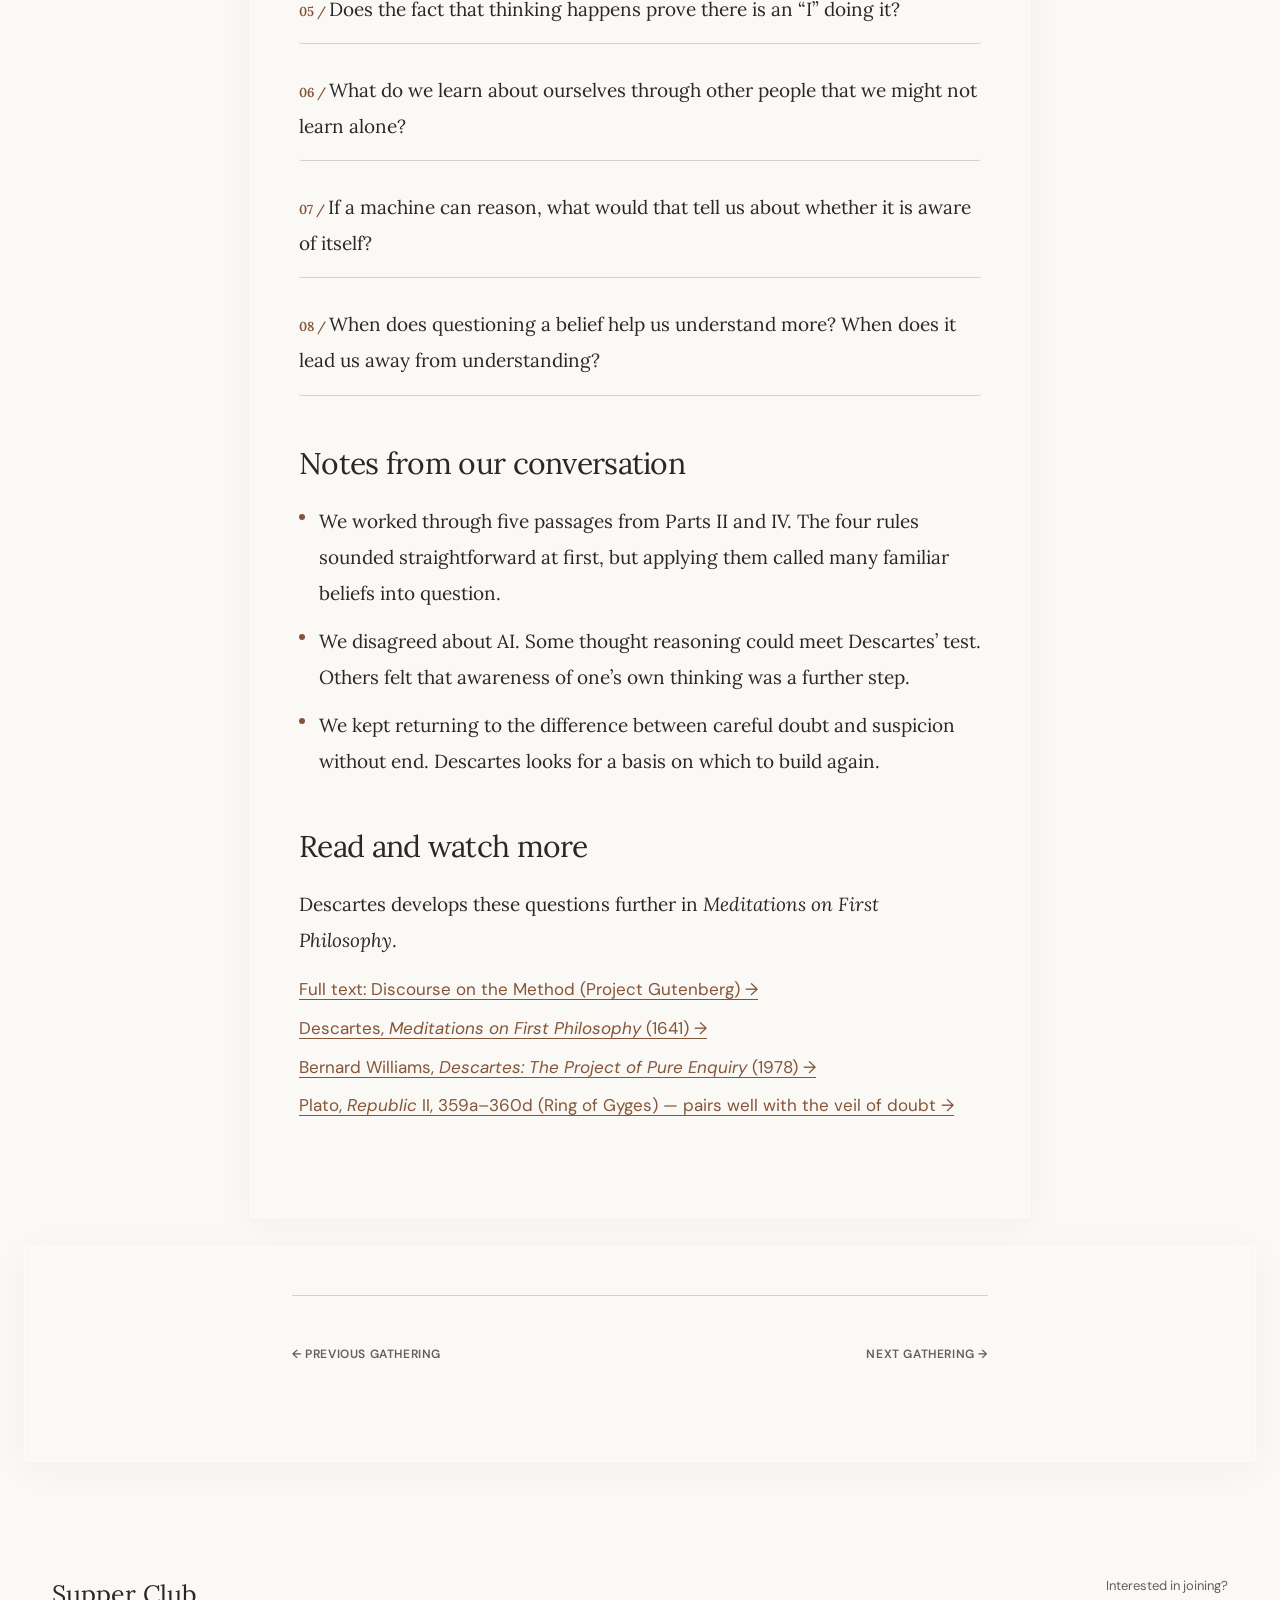
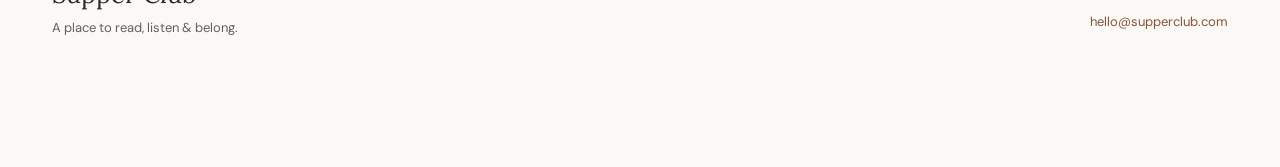
<file: sessions/session-3.html>
<!DOCTYPE html>
<html lang="en" data-design="living-room">
<head>
  <meta charset="UTF-8">
  <meta name="viewport" content="width=device-width, initial-scale=1.0">
  <title>What can you know for certain? — Supper Club</title>
  <meta name="description" content="Descartes on doubt and the search for something we can trust.">
  <link rel="icon" href="data:image/svg+xml,<svg xmlns='http://www.w3.org/2000/svg' viewBox='0 0 100 100'><text y='.9em' font-size='90'>🍷</text></svg>">
  <meta property="og:title" content="What can you know for certain? — Supper Club">
  <meta property="og:description" content="Descartes on doubt and the search for something we can trust.">
  <meta property="og:type" content="article">
  <link rel="preconnect" href="https://fonts.googleapis.com">
  <link rel="preconnect" href="https://fonts.gstatic.com" crossorigin>
  <link href="https://fonts.googleapis.com/css2?family=DM+Sans:wght@400;500;600&family=Lora:ital,wght@0,400;0,500;1,400&family=Inter:wght@300;400;500;600;700&family=Playfair+Display:ital@0;1&display=swap" rel="stylesheet">
  <link rel="stylesheet" href="../css/style.css?v=2">
  <script src="../js/designs.js?v=4"></script>
  <link rel="stylesheet" href="../css/designs.css?v=5">
  <link rel="stylesheet" href="../css/living-room.css?v=3">
</head>
<body>
  <a class="skip-link" href="#main-content">Skip to content</a>

  <!-- ======== Navigation ======== -->
  <nav class="nav scrolled" id="nav">
    <div class="container">
      <a href="../index.html" class="nav-logo">Supper Club</a>
      <ul class="nav-links" id="navLinks">
        <li><a href="../index.html">Home</a></li>
        <li><a href="../events.html" class="active" aria-current="page">Events</a></li>
        <li><a href="../about.html">About</a></li>
      </ul>
      <button class="hamburger" id="hamburger" aria-label="Toggle menu" aria-expanded="false" aria-controls="navLinks">
        <span></span><span></span><span></span>
      </button>
    </div>
  </nav>
  <main id="main-content">

  <!-- ======== Session Header ======== -->
  <div class="session-header">
    <div class="container">
      <span class="status-badge past">Past</span>
      <h1>What can you know for certain?</h1>
      <p class="session-desc">Descartes on doubt and the search for something we can trust.</p>
      <div class="session-meta">
        <span>March 2026</span>
      </div>
    </div>
  </div>

  <!-- ======== Session Body ======== -->
  <section class="section">
    <div class="container session-body">

      <div class="reveal">
        <h2>The question</h2>
        <p>Descartes sets aside any belief he can doubt and asks what remains. We followed his argument slowly, from questioning his senses to recognising that he is thinking. What can this method tell us about our own beliefs?</p>
      </div>

      <div class="reveal">
        <h2>The reading</h2>
        <div class="reading-cards">
          <div class="reading-card">
            <p class="reading-title">Discourse on the Method, Part II: The Four Rules</p>
            <p class="reading-author">Ren&eacute; Descartes, translated by John Veitch</p>
          </div>
          <div class="reading-card">
            <p class="reading-title">Discourse on the Method, Part IV: The Cogito</p>
            <p class="reading-author">Ren&eacute; Descartes, translated by John Veitch</p>
          </div>
        </div>
      </div>

      <div class="reveal">
        <h2>Alone with his thoughts</h2>
        <blockquote class="text-embed">
          <p>I was then in Germany, attracted thither by the wars in that country, which have not yet been brought to a termination; and as I was returning to the army from the coronation of the emperor, the setting in of winter arrested me in a locality where, as I found no society to interest me, and was besides fortunately undisturbed by any cares or passions, I remained the whole day in seclusion, with full opportunity to occupy my attention with my own thoughts.</p>
          <p>Because we have all to pass through a state of infancy to manhood, and have been of necessity, for a length of time, governed by our desires and preceptors, I farther concluded that it is almost impossible that our judgments can be so correct or solid as they would have been, had our reason been mature from the moment of our birth, and had we always been guided by it alone.</p>
          <cite>&mdash; Descartes, <em>Discourse on the Method</em>, Part II (1637), trans. John Veitch</cite>
        </blockquote>
      </div>

      <div class="reveal">
        <h2>Four rules for thinking</h2>
        <blockquote class="text-embed">
          <p>The first was never to accept anything for true which I did not clearly know to be such; that is to say, carefully to avoid precipitancy and prejudice, and to comprise nothing more in my judgement than what was presented to my mind so clearly and distinctly as to exclude all ground of doubt.</p>
          <p>The second, to divide each of the difficulties under examination into as many parts as possible, and as might be necessary for its adequate solution.</p>
          <p>The third, to conduct my thoughts in such order that, by commencing with objects the simplest and easiest to know, I might ascend by little and little, and, as it were, step by step, to the knowledge of the more complex.</p>
          <p>And the last, in every case to make enumerations so complete, and reviews so general, that I might be assured that nothing was omitted.</p>
          <cite>&mdash; Descartes, <em>Discourse on the Method</em>, Part II (1637), trans. John Veitch</cite>
        </blockquote>
      </div>

      <div class="reveal">
        <h2>I think, therefore I am</h2>
        <blockquote class="text-embed">
          <p>But immediately upon this I observed that, whilst I thus wished to think that all was false, it was absolutely necessary that I, who thus thought, should be somewhat; and as I observed that this truth, I THINK, THEREFORE I AM, was so certain and of such evidence that no ground of doubt, however extravagant, could be alleged by the sceptics capable of shaking it, I concluded that I might, without scruple, accept it as the first principle of the philosophy of which I was in search.</p>
          <p>I thence concluded that I was a substance whose whole essence or nature consists only in thinking, and which, that it may exist, has need of no place, nor is dependent on any material thing; so that "I," that is to say, the mind by which I am what I am, is wholly distinct from the body, and is even more easily known than the latter, and is such, that although the latter were not, it would still continue to be all that it is.</p>
          <cite>&mdash; Descartes, <em>Discourse on the Method</em>, Part IV (1637), trans. John Veitch</cite>
        </blockquote>
      </div>

      <div class="reveal">
        <h2>Watch an introduction</h2>
        <p>James Zucker’s TED-Ed lesson explains how Descartes moves from doubt to the claim that he exists because he thinks.</p>
        <div class="video-embed">
          <iframe src="https://www.youtube.com/embed/LmxlcJFTaYU" title="TED-Ed — How Do You Know You Exist?" frameborder="0" allow="accelerometer; autoplay; clipboard-write; encrypted-media; gyroscope; picture-in-picture" allowfullscreen></iframe>
        </div>
      </div>

      <div class="reveal">
        <h2>Questions for discussion</h2>
        <ul class="discussion-questions">
          <li>Which of your beliefs have you examined for yourself? Which have you inherited?</li>
          <li>Do you think more clearly alone or in conversation?</li>
          <li>Descartes asks us to accept only what we cannot doubt. Which beliefs could meet that standard?</li>
          <li>Our senses, reasoning and dreams can mislead us. Which of these gives you the strongest reason to doubt what you know?</li>
          <li>Does the fact that thinking happens prove there is an “I” doing it?</li>
          <li>What do we learn about ourselves through other people that we might not learn alone?</li>
          <li>If a machine can reason, what would that tell us about whether it is aware of itself?</li>
          <li>When does questioning a belief help us understand more? When does it lead us away from understanding?</li>
        </ul>
      </div>

      <div class="reveal">
        <h2>Notes from our conversation</h2>
        <ul class="takeaways">
          <li>We worked through five passages from Parts II and IV. The four rules sounded straightforward at first, but applying them called many familiar beliefs into question.</li>
          <li>We disagreed about AI. Some thought reasoning could meet Descartes’ test. Others felt that awareness of one’s own thinking was a further step.</li>
          <li>We kept returning to the difference between careful doubt and suspicion without end. Descartes looks for a basis on which to build again.</li>
        </ul>
      </div>

      <div class="reveal">
        <h2>Read and watch more</h2>
        <p class="go-further-intro">Descartes develops these questions further in <em>Meditations on First Philosophy</em>.</p>
        <div class="further-reading">
          <a href="https://www.gutenberg.org/files/59/59-h/59-h.htm">Full text: Discourse on the Method (Project Gutenberg) &rarr;</a>
          <a href="#">Descartes, <em>Meditations on First Philosophy</em> (1641) &rarr;</a>
          <a href="#">Bernard Williams, <em>Descartes: The Project of Pure Enquiry</em> (1978) &rarr;</a>
          <a href="#">Plato, <em>Republic</em> II, 359a&ndash;360d (Ring of Gyges) &mdash; pairs well with the veil of doubt &rarr;</a>
        </div>
      </div>

    </div>
  </section>

  <!-- ======== Prev / Next Nav ======== -->
  <section class="section" style="padding-top:0">
    <div class="container">
      <nav class="session-nav">
        <a href="session-2.html" class="nav-prev">Previous gathering</a>
        <a href="session-4.html" class="nav-next">Next gathering</a>
      </nav>
    </div>
  </section>

  </main>

  <!-- ======== Footer ======== -->
  <footer class="footer">
    <div class="container">
      <div class="footer-brand">
        <p class="footer-logo">Supper Club</p>
        <p>A place to read, listen &amp; belong.</p>
      </div>
      <div class="footer-contact">
        <p>Interested in joining?</p>
        <a href="mailto:hello@supperclub.com">hello@supperclub.com</a>
      </div>
    </div>
  </footer>

  <aside class="design-bar" aria-label="Website design">
    <div class="design-bar-inner"><label for="design-select">Website design</label>
    <select id="design-select" aria-label="Choose website design"></select></div>
  </aside>
  <script src="../js/main.js"></script>
</body>
</html>
</file>
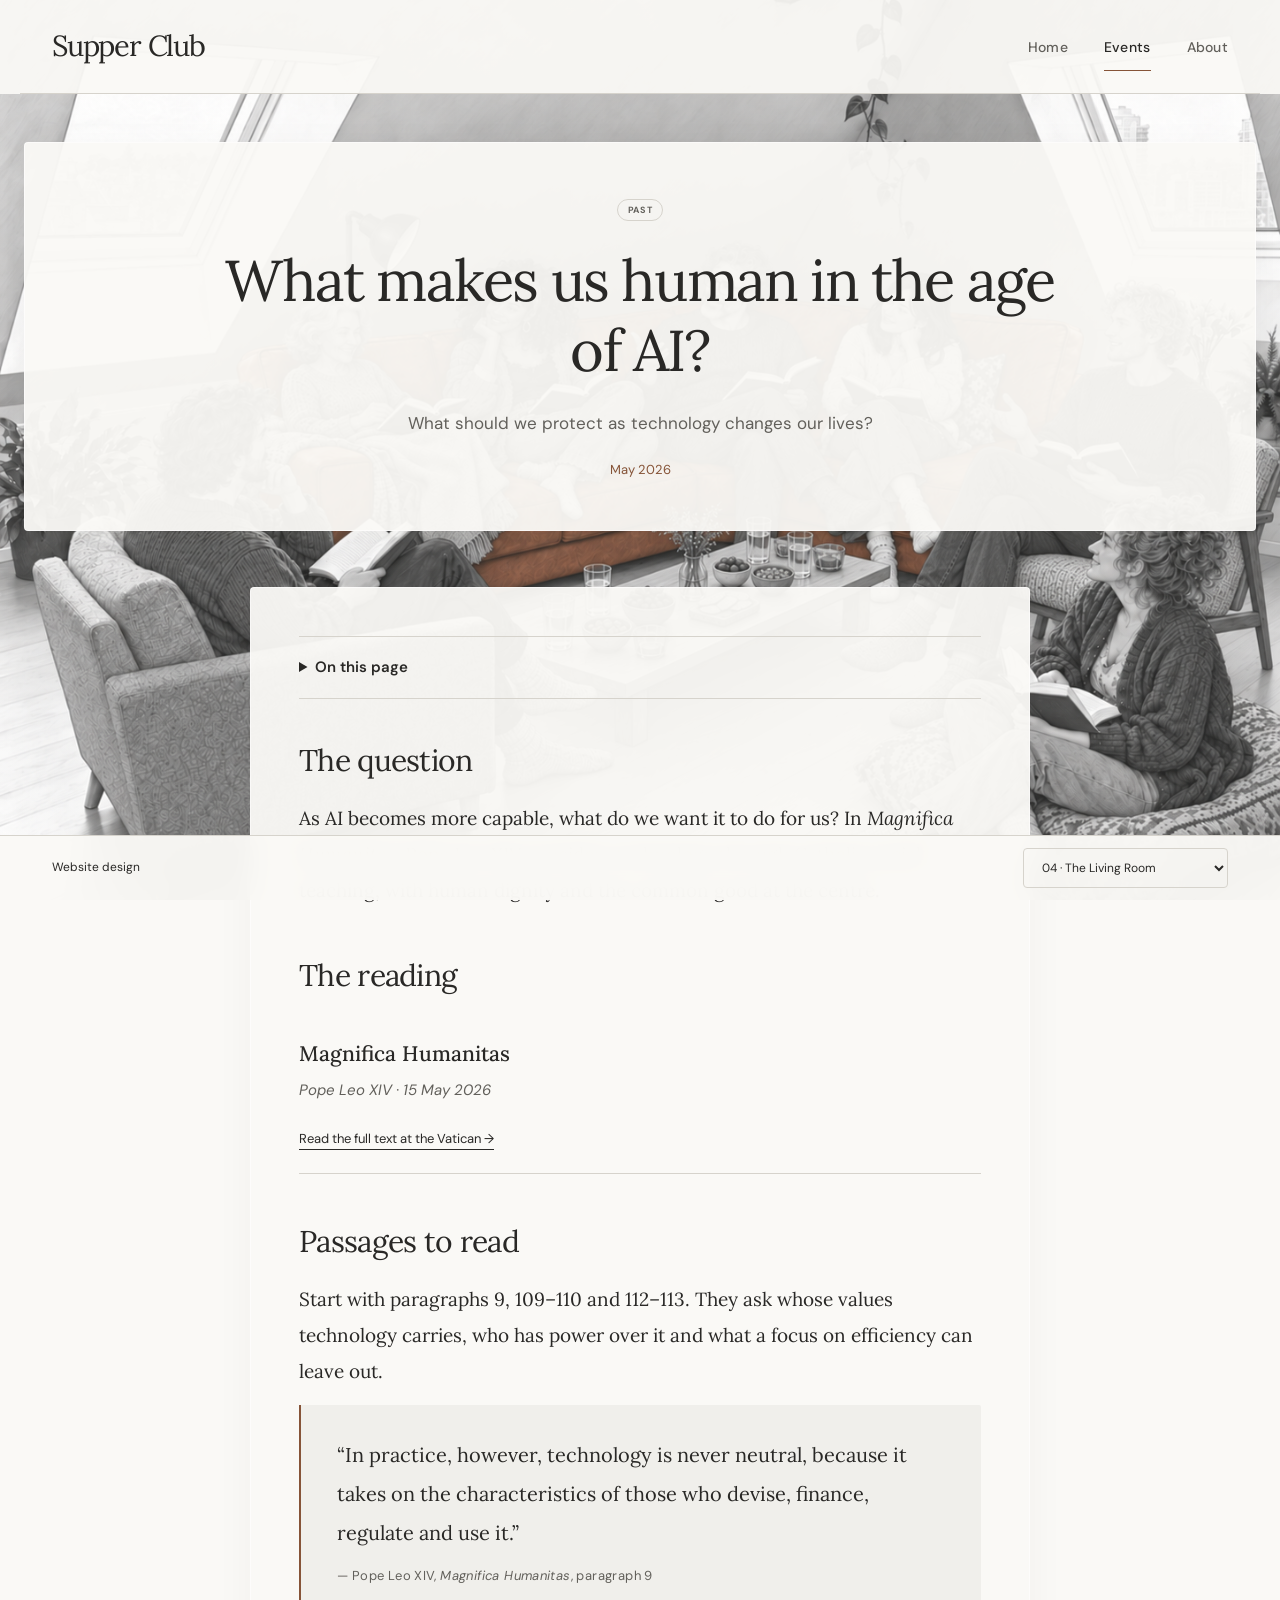
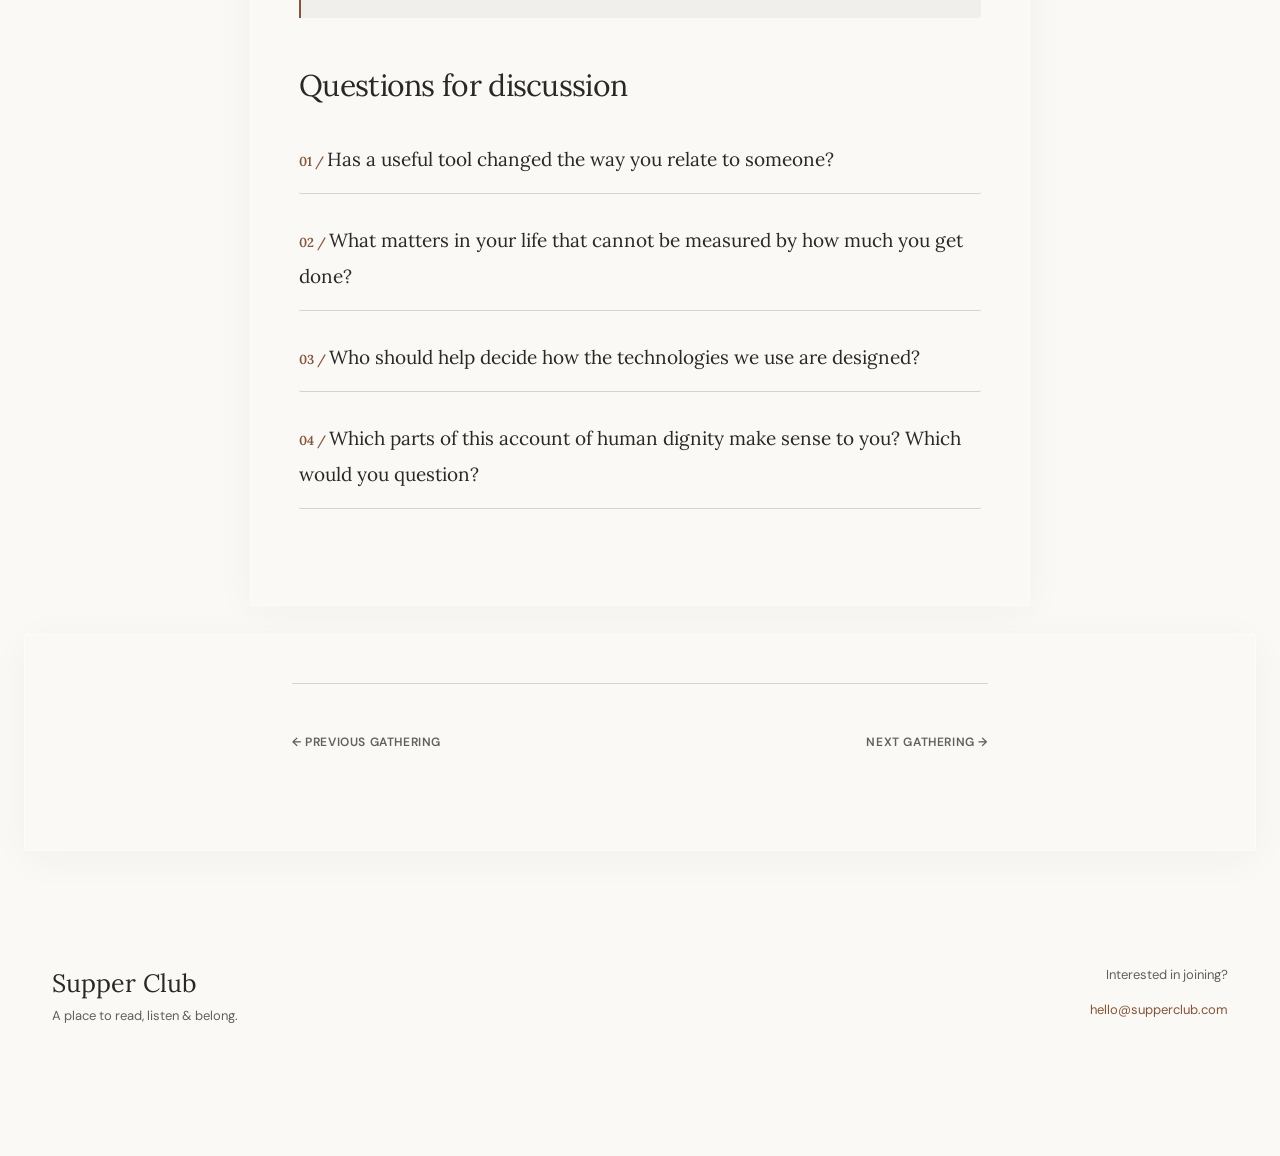
<file: sessions/session-4.html>
<!DOCTYPE html>
<html lang="en" data-design="living-room">
<head>
  <meta charset="UTF-8">
  <meta name="viewport" content="width=device-width, initial-scale=1.0">
  <title>What makes us human in the age of AI? — Supper Club</title>
  <meta name="description" content="What should we protect as technology changes our lives?">
  <link rel="icon" href="data:image/svg+xml,<svg xmlns='http://www.w3.org/2000/svg' viewBox='0 0 100 100'><text y='.9em' font-size='90'>🍷</text></svg>">
  <meta property="og:title" content="What makes us human in the age of AI? — Supper Club">
  <meta property="og:description" content="What should we protect as technology changes our lives?">
  <meta property="og:type" content="article">
  <link rel="preconnect" href="https://fonts.googleapis.com">
  <link rel="preconnect" href="https://fonts.gstatic.com" crossorigin>
  <link href="https://fonts.googleapis.com/css2?family=DM+Sans:wght@400;500;600&family=Lora:ital,wght@0,400;0,500;1,400&family=Inter:wght@300;400;500;600;700&family=Playfair+Display:ital@0;1&display=swap" rel="stylesheet">
  <link rel="stylesheet" href="../css/style.css?v=2">
  <script src="../js/designs.js?v=4"></script>
  <link rel="stylesheet" href="../css/designs.css?v=5">
  <link rel="stylesheet" href="../css/living-room.css?v=3">
</head>
<body>
  <a class="skip-link" href="#main-content">Skip to content</a>

  <!-- ======== Navigation ======== -->
  <nav class="nav scrolled" id="nav">
    <div class="container">
      <a href="../index.html" class="nav-logo">Supper Club</a>
      <ul class="nav-links" id="navLinks">
        <li><a href="../index.html">Home</a></li>
        <li><a href="../events.html" class="active" aria-current="page">Events</a></li>
        <li><a href="../about.html">About</a></li>
      </ul>
      <button class="hamburger" id="hamburger" aria-label="Toggle menu" aria-expanded="false" aria-controls="navLinks">
        <span></span><span></span><span></span>
      </button>
    </div>
  </nav>
  <main id="main-content">

  <!-- ======== Session Header ======== -->
  <div class="session-header">
    <div class="container">
      <span class="status-badge past">Past</span>
      <h1>What makes us human in the age of AI?</h1>
      <p class="session-desc">What should we protect as technology changes our lives?</p>
      <div class="session-meta">
        <span>May 2026</span>
      </div>
    </div>
  </div>

  <section class="section">
    <div class="container session-body">
      <div>
        <h2>The question</h2>
        <p>As AI becomes more capable, what do we want it to do for us? In <em>Magnifica Humanitas</em>, Pope Leo XIV considers technology through Catholic social teaching, with human dignity and the common good at the centre.</p>
      </div>
      <div>
        <h2>The reading</h2>
        <div class="reading-card">
          <p class="reading-title">Magnifica Humanitas</p>
          <p class="reading-author">Pope Leo XIV · 15 May 2026</p>
          <a class="text-link" href="https://www.vatican.va/content/leo-xiv/en/encyclicals/documents/20260515-magnifica-humanitas.html">Read the full text at the Vatican →</a>
        </div>
      </div>
      <div>
        <h2>Passages to read</h2>
        <p>Start with paragraphs 9, 109–110 and 112–113. They ask whose values technology carries, who has power over it and what a focus on efficiency can leave out.</p>
        <blockquote class="text-embed">
          <p>“In practice, however, technology is never neutral, because it takes on the characteristics of those who devise, finance, regulate and use it.”</p>
          <cite>— Pope Leo XIV, <a href="https://www.vatican.va/content/leo-xiv/en/encyclicals/documents/20260515-magnifica-humanitas.html"><em>Magnifica Humanitas</em>, paragraph 9</a></cite>
        </blockquote>
      </div>
      <div>
        <h2>Questions for discussion</h2>
        <ul class="discussion-questions">
          <li>Has a useful tool changed the way you relate to someone?</li>
          <li>What matters in your life that cannot be measured by how much you get done?</li>
          <li>Who should help decide how the technologies we use are designed?</li>
          <li>Which parts of this account of human dignity make sense to you? Which would you question?</li>
        </ul>
      </div>
    </div>
  </section>

  <!-- ======== Prev / Next Nav ======== -->
  <section class="section" style="padding-top:0">
    <div class="container">
      <nav class="session-nav">
        <a href="session-3.html" class="nav-prev">Previous gathering</a>
        <a href="session-5.html" class="nav-next">Next gathering</a>
      </nav>
    </div>
  </section>

  </main>

  <!-- ======== Footer ======== -->
  <footer class="footer">
    <div class="container">
      <div class="footer-brand">
        <p class="footer-logo">Supper Club</p>
        <p>A place to read, listen &amp; belong.</p>
      </div>
      <div class="footer-contact">
        <p>Interested in joining?</p>
        <a href="mailto:hello@supperclub.com">hello@supperclub.com</a>
      </div>
    </div>
  </footer>

  <aside class="design-bar" aria-label="Website design">
    <div class="design-bar-inner"><label for="design-select">Website design</label>
    <select id="design-select" aria-label="Choose website design"></select></div>
  </aside>
  <script src="../js/main.js"></script>
</body>
</html>
</file>
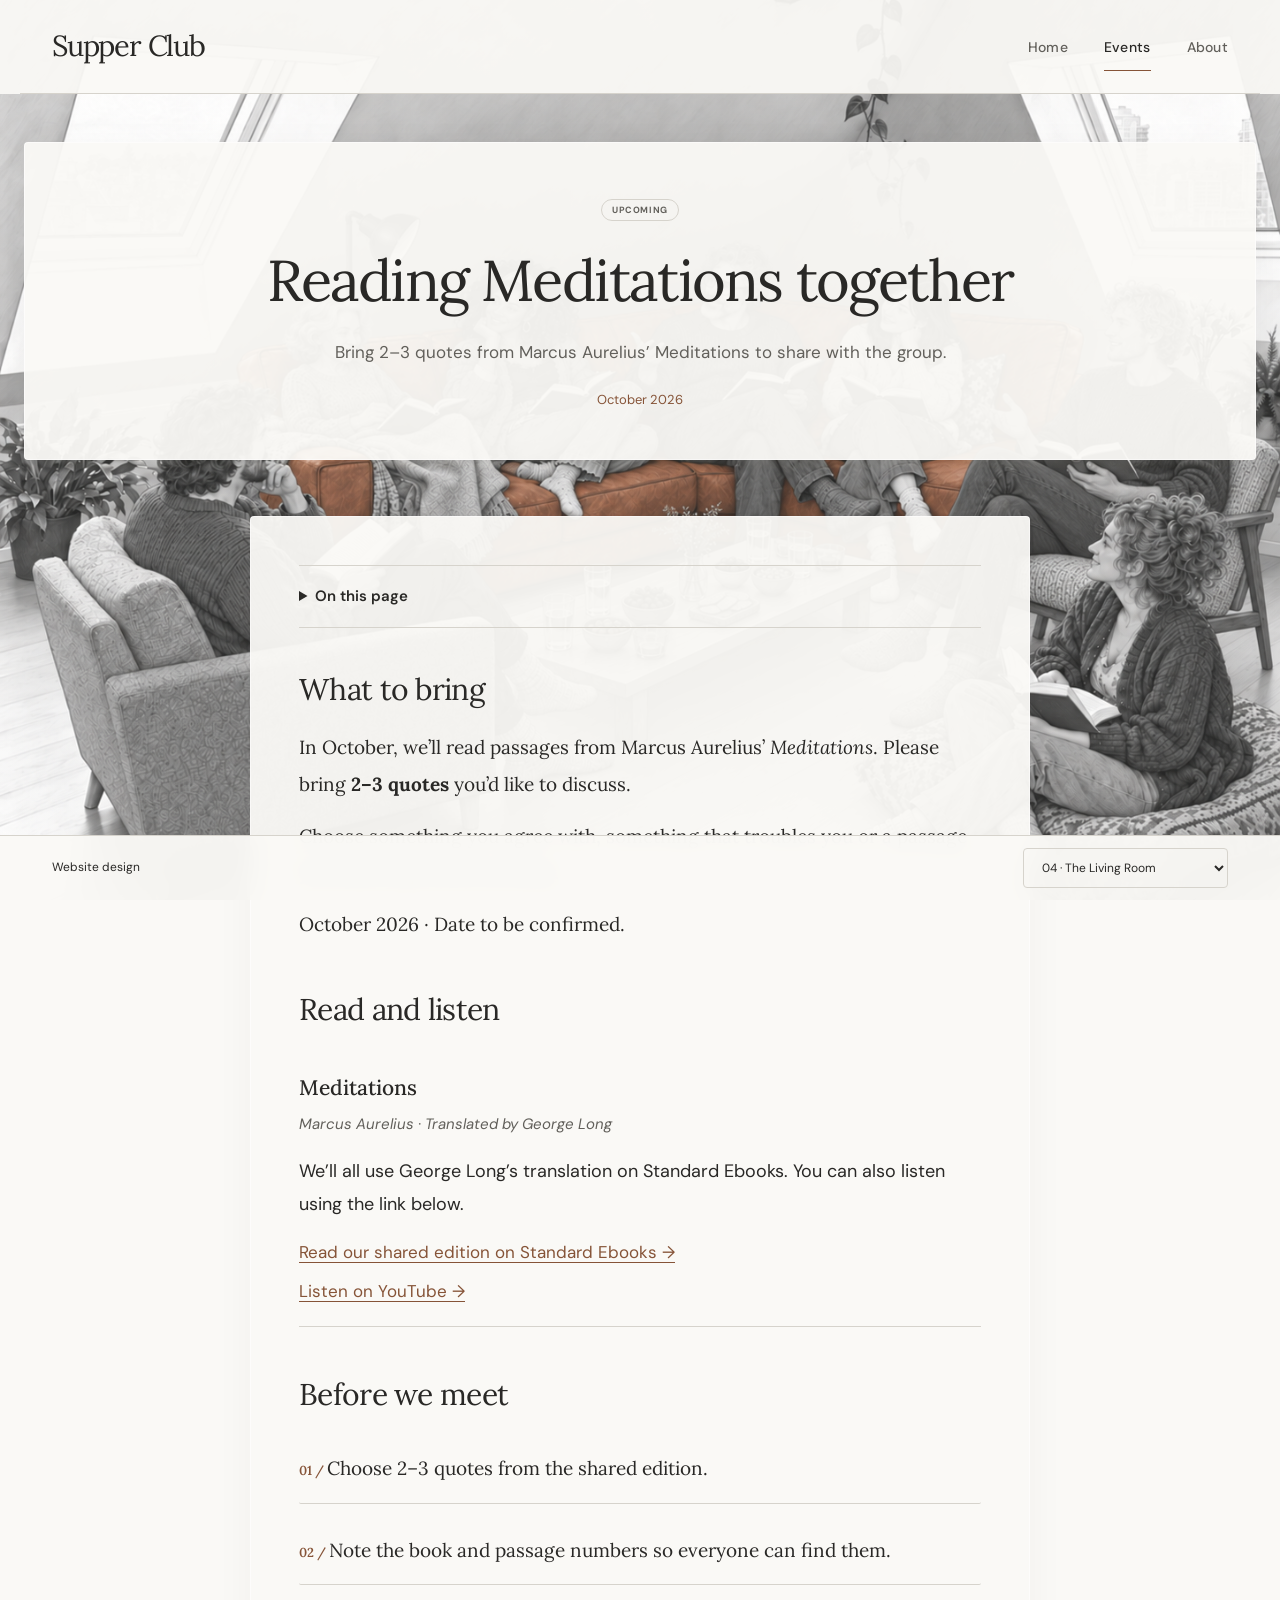
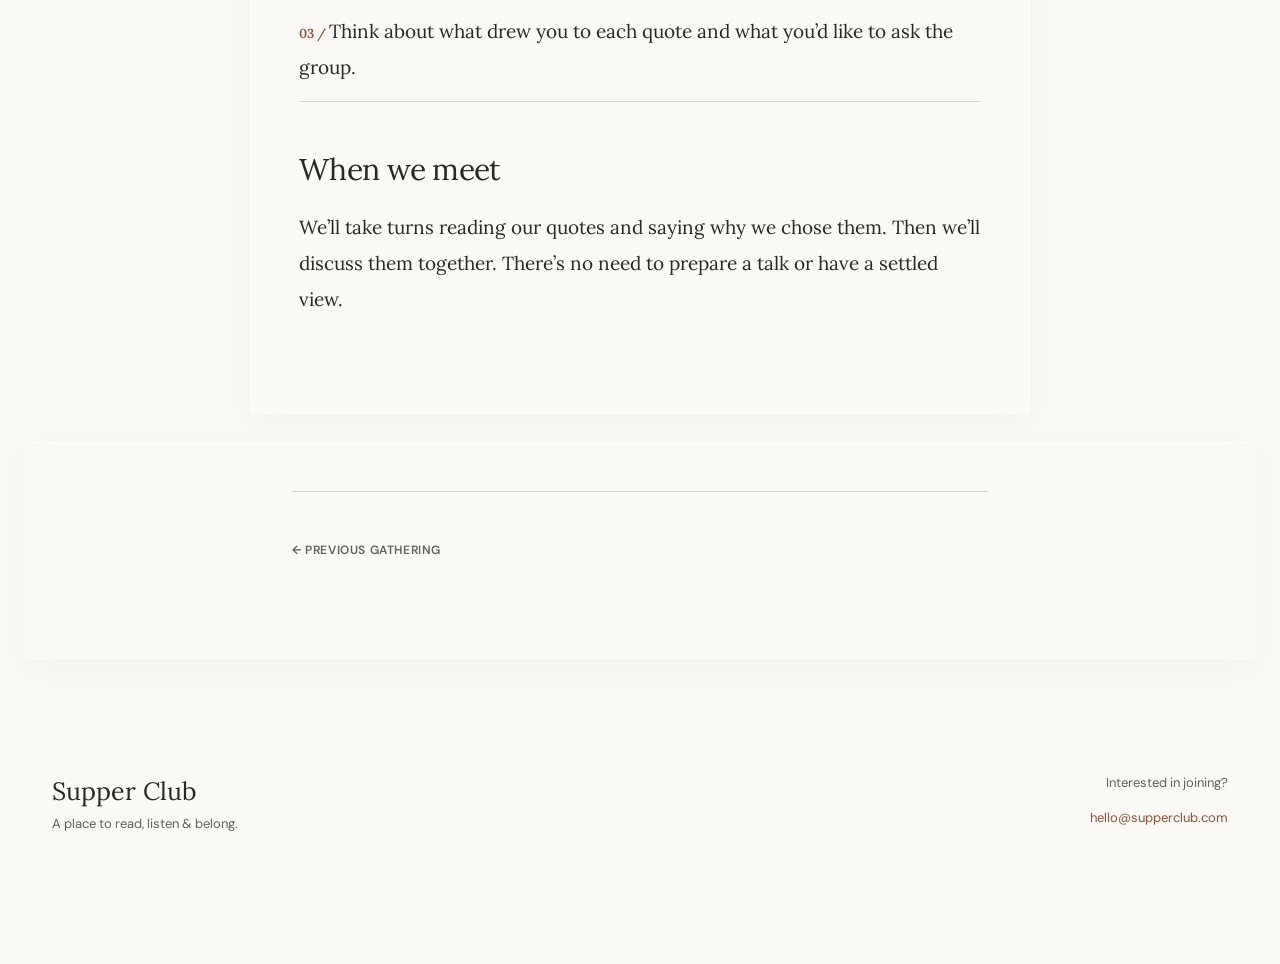
<file: sessions/session-5.html>
<!DOCTYPE html>
<html lang="en" data-design="living-room">
<head>
  <meta charset="UTF-8">
  <meta name="viewport" content="width=device-width, initial-scale=1.0">
  <title>Reading Meditations together — Supper Club</title>
  <meta name="description" content="Bring 2–3 quotes from Marcus Aurelius’ Meditations to share with the group.">
  <link rel="icon" href="data:image/svg+xml,<svg xmlns='http://www.w3.org/2000/svg' viewBox='0 0 100 100'><text y='.9em' font-size='90'>🍷</text></svg>">
  <meta property="og:title" content="Reading Meditations together — Supper Club">
  <meta property="og:description" content="Bring 2–3 quotes from Marcus Aurelius’ Meditations to share with the group.">
  <meta property="og:type" content="article">
  <link rel="preconnect" href="https://fonts.googleapis.com">
  <link rel="preconnect" href="https://fonts.gstatic.com" crossorigin>
  <link href="https://fonts.googleapis.com/css2?family=DM+Sans:wght@400;500;600&family=Lora:ital,wght@0,400;0,500;1,400&family=Inter:wght@300;400;500;600;700&family=Playfair+Display:ital@0;1&display=swap" rel="stylesheet">
  <link rel="stylesheet" href="../css/style.css?v=2">
  <script src="../js/designs.js?v=4"></script>
  <link rel="stylesheet" href="../css/designs.css?v=5">
  <link rel="stylesheet" href="../css/living-room.css?v=3">
</head>
<body>
  <a class="skip-link" href="#main-content">Skip to content</a>

  <!-- ======== Navigation ======== -->
  <nav class="nav scrolled" id="nav">
    <div class="container">
      <a href="../index.html" class="nav-logo">Supper Club</a>
      <ul class="nav-links" id="navLinks">
        <li><a href="../index.html">Home</a></li>
        <li><a href="../events.html" class="active" aria-current="page">Events</a></li>
        <li><a href="../about.html">About</a></li>
      </ul>
      <button class="hamburger" id="hamburger" aria-label="Toggle menu" aria-expanded="false" aria-controls="navLinks">
        <span></span><span></span><span></span>
      </button>
    </div>
  </nav>
  <main id="main-content">

  <!-- ======== Session Header ======== -->
  <div class="session-header">
    <div class="container">
      <span class="status-badge upcoming">Upcoming</span>
      <h1>Reading Meditations together</h1>
      <p class="session-desc">Bring 2–3 quotes from Marcus Aurelius’ Meditations to share with the group.</p>
      <div class="session-meta">
        <span>October 2026</span>
      </div>
    </div>
  </div>

  <section class="section">
    <div class="container session-body">
      <div>
        <h2>What to bring</h2>
        <p>In October, we’ll read passages from Marcus Aurelius’ <em>Meditations</em>. Please bring <strong>2–3 quotes</strong> you’d like to discuss.</p>
        <p>Choose something you agree with, something that troubles you or a passage you’d like help understanding.</p>
        <p>October 2026 · Date to be confirmed.</p>
      </div>
      <div>
        <h2>Read and listen</h2>
        <div class="reading-card">
          <p class="reading-title">Meditations</p>
          <p class="reading-author">Marcus Aurelius · Translated by George Long</p>
          <p>We’ll all use George Long’s translation on Standard Ebooks. You can also listen using the link below.</p>
          <div class="further-reading">
            <a href="https://standardebooks.org/ebooks/marcus-aurelius/meditations/george-long">Read our shared edition on Standard Ebooks →</a>
            <a href="https://www.youtube.com/watch?v=tLWEPa5B2Vg">Listen on YouTube →</a>
          </div>
        </div>
      </div>
      <div>
        <h2>Before we meet</h2>
        <ul class="discussion-questions">
          <li>Choose 2–3 quotes from the shared edition.</li>
          <li>Note the book and passage numbers so everyone can find them.</li>
          <li>Think about what drew you to each quote and what you’d like to ask the group.</li>
        </ul>
      </div>
      <div>
        <h2>When we meet</h2>
        <p>We’ll take turns reading our quotes and saying why we chose them. Then we’ll discuss them together. There’s no need to prepare a talk or have a settled view.</p>
      </div>
    </div>
  </section>

  <!-- ======== Prev / Next Nav ======== -->
  <section class="section" style="padding-top:0">
    <div class="container">
      <nav class="session-nav">
        <a href="session-4.html" class="nav-prev">Previous gathering</a>
        <span></span>
      </nav>
    </div>
  </section>

  </main>

  <!-- ======== Footer ======== -->
  <footer class="footer">
    <div class="container">
      <div class="footer-brand">
        <p class="footer-logo">Supper Club</p>
        <p>A place to read, listen &amp; belong.</p>
      </div>
      <div class="footer-contact">
        <p>Interested in joining?</p>
        <a href="mailto:hello@supperclub.com">hello@supperclub.com</a>
      </div>
    </div>
  </footer>

  <aside class="design-bar" aria-label="Website design">
    <div class="design-bar-inner"><label for="design-select">Website design</label>
    <select id="design-select" aria-label="Choose website design"></select></div>
  </aside>
  <script src="../js/main.js"></script>
</body>
</html>
</file>
<file: css/style.css>
/* ============================================
   Supper Club — Style Sheet
   ============================================ */

/* --- Custom Properties --- */
:root {
  --bg:          #0a1128;
  --bg-light:    #111a3a;
  --accent:      #d4a843;
  --accent-warm: #c97b5a;
  --accent-dim:  rgba(212,168,67,.25);
  --text:        #e8e6e1;
  --text-muted:  #9a98a0;
  --border:      rgba(255,255,255,.12);
  --font-body:   'Inter', sans-serif;
  --font-script: 'Playfair Display', serif;
  --max-w:       1120px;
  --nav-h:       64px;
}

/* --- Reset --- */
*,*::before,*::after{box-sizing:border-box;margin:0;padding:0}
html{scroll-behavior:smooth}
body{
  font-family:var(--font-body);
  background:var(--bg);
  background:radial-gradient(ellipse at 50% 0%, #111a3a 0%, #0a1128 70%);
  color:var(--text);
  line-height:1.7;
  -webkit-font-smoothing:antialiased;
  overflow-x:hidden;
  min-height:100vh;
}
a{color:inherit;text-decoration:none}
ul{list-style:none}
img,svg{display:block;max-width:100%}

/* --- Focus-visible accessibility --- */
*:focus-visible{
  outline:2px solid var(--accent);
  outline-offset:3px;
}

/* --- Typography helpers --- */
.script{
  font-family:var(--font-script);
  font-style:italic;
  color:var(--accent);
  font-weight:400;
}
.uppercase{
  text-transform:uppercase;
  letter-spacing:.18em;
  font-size:.75rem;
}

/* --- Layout helpers --- */
.container{
  width:100%;
  max-width:var(--max-w);
  margin:0 auto;
  padding:0 1.5rem;
}
.section{
  padding:5rem 0;
}
.text-center{text-align:center}

/* --- Scroll-reveal --- */
.reveal{
  opacity:0;
  transform:translateY(28px);
  transition:opacity .7s ease, transform .7s ease;
}
.reveal.visible{
  opacity:1;
  transform:translateY(0);
}

/* ============================================
   Navigation
   ============================================ */
.nav{
  position:fixed;
  top:0;left:0;right:0;
  z-index:100;
  height:var(--nav-h);
  display:flex;
  align-items:center;
  transition:background .3s;
}
.nav.scrolled{
  background:rgba(10,17,40,.92);
  backdrop-filter:blur(10px);
  -webkit-backdrop-filter:blur(10px);
}
.nav .container{
  display:flex;
  align-items:center;
  justify-content:space-between;
}
.nav-logo{
  font-family:var(--font-script);
  font-style:italic;
  color:var(--accent);
  font-size:1.35rem;
}
.nav-links{
  display:flex;
  gap:2rem;
}
.nav-links a{
  text-transform:uppercase;
  letter-spacing:.15em;
  font-size:.75rem;
  font-weight:500;
  transition:color .2s;
}
.nav-links a:hover,
.nav-links a.active{
  color:var(--accent);
}

/* Hamburger */
.hamburger{
  display:none;
  flex-direction:column;
  gap:5px;
  cursor:pointer;
  background:none;
  border:none;
  padding:4px;
}
.hamburger span{
  display:block;
  width:22px;
  height:2px;
  background:var(--text);
  transition:transform .3s, opacity .3s;
}
.hamburger.open span:nth-child(1){transform:translateY(7px) rotate(45deg)}
.hamburger.open span:nth-child(2){opacity:0}
.hamburger.open span:nth-child(3){transform:translateY(-7px) rotate(-45deg)}

@media(max-width:640px){
  .hamburger{display:flex}
  .nav-links{
    position:fixed;
    inset:0;
    background:rgba(10,17,40,.97);
    flex-direction:column;
    align-items:center;
    justify-content:center;
    gap:2.5rem;
    font-size:1.1rem;
    transform:translateX(100%);
    transition:transform .35s ease;
  }
  .nav-links.open{transform:translateX(0)}
}

/* ============================================
   Hero
   ============================================ */
.hero{
  min-height:100vh;
  display:flex;
  flex-direction:column;
  align-items:center;
  justify-content:center;
  text-align:center;
  padding:calc(var(--nav-h) + 2rem) 1.5rem 3rem;
  position:relative;
}

/* Hero glow */
.hero::before{
  content:'';
  position:absolute;
  top:15%;
  left:50%;
  transform:translateX(-50%);
  width:500px;
  height:500px;
  background:radial-gradient(circle, rgba(212,168,67,.08) 0%, transparent 70%);
  pointer-events:none;
  z-index:0;
}
.hero > *{
  position:relative;
  z-index:1;
}

/* Staggered fade-in animation */
@keyframes heroFadeIn{
  from{opacity:0;transform:translateY(20px)}
  to{opacity:1;transform:translateY(0)}
}
.hero-invite{
  font-family:var(--font-script);
  font-style:italic;
  color:var(--accent);
  font-size:1.1rem;
  margin-bottom:.25rem;
  animation:heroFadeIn .8s ease both;
  animation-delay:.2s;
}
.hero-title{
  font-family:var(--font-script);
  font-style:italic;
  color:var(--accent);
  font-size:clamp(3rem,8vw,5.5rem);
  line-height:1.1;
  margin-bottom:.5rem;
  animation:heroFadeIn .8s ease both;
  animation-delay:.4s;
}
.hero-flourish{
  width:180px;
  margin:0 auto .75rem;
  opacity:.6;
  animation:heroFadeIn .8s ease both;
  animation-delay:.6s;
}
.hero-tagline{
  font-size:clamp(1.15rem,2.5vw,1.65rem);
  font-weight:300;
  margin-bottom:.35rem;
  animation:heroFadeIn .8s ease both;
  animation-delay:.7s;
}
.hero-subtitle{
  color:var(--text-muted);
  font-size:1rem;
  margin-bottom:2.5rem;
  animation:heroFadeIn .8s ease both;
  animation-delay:.85s;
}

/* --- Buttons --- */
.btn{
  display:inline-block;
  text-transform:uppercase;
  letter-spacing:.18em;
  font-size:.75rem;
  font-weight:600;
  padding:.85rem 2rem;
  background:var(--accent);
  color:var(--bg);
  border:1px solid var(--accent);
  transition:background .25s, color .25s, border-color .25s;
  cursor:pointer;
}
.btn:hover{
  background:transparent;
  color:var(--accent);
}
.btn-ghost{
  display:inline-block;
  text-transform:uppercase;
  letter-spacing:.18em;
  font-size:.75rem;
  font-weight:600;
  padding:.85rem 2rem;
  background:transparent;
  color:var(--text);
  border:1px solid var(--text);
  transition:background .25s, color .25s, border-color .25s;
  cursor:pointer;
}
.btn-ghost:hover{
  background:var(--text);
  color:var(--bg);
}

/* Scroll indicator */
.scroll-indicator{
  position:absolute;
  bottom:2.5rem;
  left:50%;
  transform:translateX(-50%);
  text-transform:uppercase;
  letter-spacing:.25em;
  font-size:.65rem;
  color:var(--text-muted);
  transition:opacity .4s;
  animation:heroFadeIn .8s ease both;
  animation-delay:1s;
}
.scroll-indicator.hidden{opacity:0}

/* ============================================
   Decorative dividers
   ============================================ */
.divider{
  text-align:center;
  padding:2rem 0;
}
.divider svg{
  display:inline-block;
  width:min(80%,600px);
  height:auto;
  opacity:.35;
}

/* ============================================
   "What is this?" section
   ============================================ */
.what-section .section-title{
  font-size:clamp(1.8rem,4vw,2.6rem);
  margin-bottom:3rem;
}
.what-grid{
  display:grid;
  grid-template-columns:1fr auto 1fr;
  gap:2.5rem;
  align-items:start;
}
.what-description p{
  color:var(--text-muted);
  font-size:.95rem;
  margin-bottom:1rem;
}
.what-description p strong{
  color:var(--text);
}
.what-illustration{
  width:120px;
  opacity:.3;
  align-self:center;
}
.what-steps{
  display:flex;
  flex-direction:column;
  gap:2rem;
}
.step{display:flex;gap:1rem;align-items:flex-start}
.step-num{
  font-size:.75rem;
  color:var(--accent);
  font-weight:600;
  letter-spacing:.08em;
  min-width:1.6rem;
  padding-top:2px;
}
.step-content h3{
  font-size:.95rem;
  font-weight:600;
  margin-bottom:.25rem;
}
.step-content p{
  color:var(--text-muted);
  font-size:.85rem;
  line-height:1.6;
}
.step-content .attribution{
  font-style:italic;
  color:var(--text-muted);
  font-size:.8rem;
  margin-top:.35rem;
}

@media(max-width:768px){
  .what-grid{
    grid-template-columns:1fr;
    gap:2rem;
  }
  .what-illustration{
    margin:0 auto;
    order:-1;
  }
}

/* ============================================
   Questions section
   ============================================ */
.questions-section .section-title{
  font-size:clamp(1.8rem,4vw,2.6rem);
  margin-bottom:.5rem;
}
.questions-section .section-subtitle{
  font-family:var(--font-script);
  font-style:italic;
  color:var(--text-muted);
  font-size:1rem;
  margin-bottom:2.5rem;
}
.question-cards{
  max-width:560px;
  margin:0 auto;
  display:flex;
  flex-direction:column;
  gap:1rem;
}
.question-card{
  border:1px solid var(--border);
  padding:1.15rem 1.5rem;
  font-size:.92rem;
  color:var(--text-muted);
  border-radius:2px;
  transition:border-color .3s;
}
.question-card:hover{
  border-color:var(--accent-dim);
}
/* stagger left/right */
.question-card:nth-child(odd){margin-right:3rem}
.question-card:nth-child(even){margin-left:3rem}

@media(max-width:640px){
  .question-card:nth-child(odd),
  .question-card:nth-child(even){margin:0}
}

/* ============================================
   Next gathering
   ============================================ */
.gathering-section .section-title{
  font-size:clamp(1.8rem,4vw,2.6rem);
  margin-bottom:2rem;
}
.event-card{
  max-width:560px;
  margin:0 auto;
  border:1px solid var(--border);
  padding:2rem;
  border-radius:2px;
  position:relative;
  transition:border-color .3s, transform .2s;
}
.event-label{
  text-transform:uppercase;
  letter-spacing:.15em;
  font-size:.7rem;
  color:var(--accent);
  font-weight:700;
  margin-bottom:.75rem;
}
.event-card h3{
  font-size:1.15rem;
  font-weight:600;
  margin-bottom:.35rem;
}
.event-card .event-desc{
  color:var(--text-muted);
  font-size:.88rem;
  font-style:italic;
  margin-bottom:.85rem;
}
.event-meta{
  display:flex;
  flex-wrap:wrap;
  gap:.75rem;
  font-size:.78rem;
  color:var(--accent);
  margin-bottom:.65rem;
}
.event-readings{
  font-size:.78rem;
  color:var(--accent);
}

/* --- Event card variants --- */
/* Upcoming: gold left border */
.event-card.upcoming{
  border-left:3px solid var(--accent);
}
/* Past: dimmed */
.event-card.past{
  opacity:.65;
}
.event-card.past:hover{
  opacity:.85;
}

/* --- Status badges --- */
.status-badge{
  display:inline-block;
  text-transform:uppercase;
  letter-spacing:.12em;
  font-size:.6rem;
  font-weight:700;
  padding:.2rem .6rem;
  border-radius:2px;
  margin-bottom:.75rem;
}
.status-badge.upcoming{
  background:rgba(212,168,67,.15);
  color:var(--accent);
}
.status-badge.past{
  background:rgba(154,152,160,.12);
  color:var(--text-muted);
}

/* --- Event card as link --- */
a.event-card-link{
  display:block;
  text-decoration:none;
  color:inherit;
}
a.event-card-link .event-card{
  max-width:100%;
}
a.event-card-link:hover .event-card{
  border-color:var(--accent-dim);
  transform:translateY(-2px);
}
a.event-card-link .event-card .hover-arrow{
  position:absolute;
  right:1.5rem;
  top:50%;
  transform:translateY(-50%);
  opacity:0;
  color:var(--accent);
  font-size:1.2rem;
  transition:opacity .25s;
}
a.event-card-link:hover .event-card .hover-arrow{
  opacity:1;
}

/* ============================================
   CTA
   ============================================ */
.cta-section{
  padding:5rem 0 4rem;
  text-align:center;
}
.cta-section .cta-text{
  font-family:var(--font-script);
  font-style:italic;
  font-size:clamp(1.3rem,3vw,1.8rem);
  color:var(--text);
  margin-bottom:2rem;
  line-height:1.5;
}

/* ============================================
   Footer
   ============================================ */
.footer{
  border-top:1px solid var(--border);
  padding:3rem 0;
}
.footer .container{
  display:flex;
  align-items:flex-start;
  justify-content:space-between;
  flex-wrap:wrap;
  gap:2rem;
}
.footer-brand .footer-logo{
  font-family:var(--font-script);
  font-style:italic;
  color:var(--accent);
  font-size:1.2rem;
  margin-bottom:.25rem;
}
.footer-brand p{
  color:var(--text-muted);
  font-size:.78rem;
  line-height:1.5;
}
.footer-contact{
  text-align:right;
}
.footer-contact p{
  color:var(--text-muted);
  font-size:.78rem;
  line-height:1.5;
  margin-bottom:.5rem;
}
.footer-contact a{
  color:var(--accent);
  font-size:.78rem;
  transition:color .2s;
}
.footer-contact a:hover{
  color:var(--accent-warm);
}

@media(max-width:640px){
  .footer .container{
    flex-direction:column;
    align-items:center;
    text-align:center;
  }
  .footer-contact{
    text-align:center;
  }
}

/* ============================================
   Events page
   ============================================ */
.page-header{
  padding:calc(var(--nav-h) + 4rem) 0 3rem;
  text-align:center;
}
.page-header h1{
  font-size:clamp(2rem,5vw,3rem);
}
.events-list{
  display:flex;
  flex-direction:column;
  gap:1.5rem;
  max-width:640px;
  margin:0 auto;
}
.events-list .event-card{
  max-width:100%;
}
.section-label{
  text-transform:uppercase;
  letter-spacing:.18em;
  font-size:.75rem;
  color:var(--text-muted);
  margin-bottom:1.5rem;
}

/* ============================================
   About page
   ============================================ */
.about-content{
  max-width:640px;
  margin:0 auto;
}
.about-content h2{
  font-size:1.4rem;
  margin-bottom:1rem;
  margin-top:2.5rem;
}
.about-content h2:first-child{margin-top:0}
.about-content p{
  color:var(--text-muted);
  font-size:.95rem;
  margin-bottom:1rem;
}
.about-content p strong{
  color:var(--text);
}

/* --- The Format: evening timeline --- */
.format-timeline{
  max-width:480px;
  margin:1.5rem auto 0;
  display:flex;
  flex-direction:column;
  gap:0;
  position:relative;
  padding-left:2rem;
}
.format-timeline::before{
  content:'';
  position:absolute;
  left:.4rem;
  top:.6rem;
  bottom:.6rem;
  width:1px;
  background:var(--border);
}
.timeline-item{
  display:flex;
  gap:1rem;
  align-items:baseline;
  padding:.6rem 0;
  position:relative;
}
.timeline-item::before{
  content:'';
  position:absolute;
  left:calc(-2rem + .25rem);
  top:50%;
  transform:translateY(-50%);
  width:5px;
  height:5px;
  border-radius:50%;
  background:var(--accent);
}
.timeline-time{
  font-size:.72rem;
  font-weight:600;
  color:var(--accent);
  letter-spacing:.05em;
  min-width:3.5rem;
}
.timeline-desc{
  font-size:.88rem;
  color:var(--text-muted);
}
.timeline-desc strong{
  color:var(--text);
}

/* ============================================
   Small decorative wisp
   ============================================ */
.wisp{
  text-align:center;
  padding:2rem 0;
}
.wisp svg{
  display:inline-block;
  width:60px;
  opacity:.25;
}

/* ============================================
   Session detail page
   ============================================ */
.session-header{
  padding:calc(var(--nav-h) + 4rem) 0 2rem;
  text-align:center;
}
.session-header .session-label{
  text-transform:uppercase;
  letter-spacing:.18em;
  font-size:.7rem;
  color:var(--accent);
  font-weight:700;
  margin-bottom:.75rem;
}
.session-header h1{
  font-size:clamp(1.6rem,4vw,2.4rem);
  max-width:640px;
  margin:0 auto .5rem;
  line-height:1.3;
}
.session-header .session-desc{
  font-family:var(--font-script);
  font-style:italic;
  color:var(--text-muted);
  font-size:1rem;
  margin-bottom:1rem;
}
.session-header .session-meta{
  display:flex;
  flex-wrap:wrap;
  gap:.75rem;
  justify-content:center;
  font-size:.78rem;
  color:var(--accent);
}

/* Session body */
.session-body{
  max-width:640px;
  margin:0 auto;
}
.session-body h2{
  font-size:1.3rem;
  margin-bottom:1.25rem;
  margin-top:2.5rem;
}
.session-body h2:first-child{margin-top:0}
.session-body p{
  color:var(--text-muted);
  font-size:.92rem;
  margin-bottom:1rem;
  line-height:1.7;
}

/* --- Reading cards --- */
.reading-cards{
  display:flex;
  flex-direction:column;
  gap:1rem;
}
.reading-card{
  border:1px solid var(--border);
  padding:1.25rem 1.5rem;
  border-radius:2px;
  transition:border-color .3s;
}
.reading-card:hover{
  border-color:var(--accent-dim);
}
.reading-card .reading-type{
  text-transform:uppercase;
  letter-spacing:.12em;
  font-size:.6rem;
  font-weight:700;
  color:var(--accent);
  margin-bottom:.35rem;
}
.reading-card .reading-title{
  font-size:.95rem;
  font-weight:600;
  margin-bottom:.2rem;
}
.reading-card .reading-author{
  font-size:.82rem;
  color:var(--text-muted);
  font-style:italic;
}

/* --- Discussion questions --- */
.discussion-questions{
  display:flex;
  flex-direction:column;
  gap:.75rem;
}
.discussion-questions li{
  border:1px solid var(--border);
  padding:.9rem 1.25rem;
  font-size:.88rem;
  color:var(--text-muted);
  border-radius:2px;
  list-style:none;
}

/* --- Takeaways --- */
.takeaways{
  display:flex;
  flex-direction:column;
  gap:.75rem;
}
.takeaways li{
  padding-left:1.25rem;
  font-size:.88rem;
  color:var(--text-muted);
  position:relative;
  list-style:none;
}
.takeaways li::before{
  content:'';
  position:absolute;
  left:0;
  top:.6em;
  width:6px;
  height:6px;
  border-radius:50%;
  background:var(--accent);
}

/* --- Embedded text (blockquote) --- */
.text-embed{
  border-left:3px solid var(--accent);
  padding:1.5rem 1.75rem;
  margin:0 0 1rem;
  background:rgba(212,168,67,.04);
  border-radius:0 2px 2px 0;
}
.text-embed p{
  font-family:var(--font-script);
  font-style:italic;
  color:var(--text);
  font-size:.95rem;
  line-height:1.85;
  margin-bottom:1rem;
  opacity:.85;
}
.text-embed p:last-of-type{
  margin-bottom:.75rem;
}
.text-embed cite{
  display:block;
  font-family:var(--font-body);
  font-style:normal;
  font-size:.75rem;
  color:var(--text-muted);
  letter-spacing:.03em;
  margin-top:.5rem;
}

/* --- Text embed note --- */
.text-embed-note{
  font-size:.78rem;
  color:var(--text-muted);
  margin-top:-.25rem;
}

/* --- YouTube video embed --- */
.video-embed{
  position:relative;
  width:100%;
  padding-bottom:56.25%; /* 16:9 */
  margin:1rem 0 1.5rem;
  border-radius:2px;
  overflow:hidden;
  background:var(--bg-light);
}
.video-embed iframe{
  position:absolute;
  top:0;
  left:0;
  width:100%;
  height:100%;
  border:0;
}

/* --- Video card (Go Further) --- */
.video-card{
  margin-bottom:2rem;
}
.video-card h3{
  font-size:1rem;
  font-weight:600;
  margin-bottom:.35rem;
}
.video-card p{
  color:var(--text-muted);
  font-size:.85rem;
  line-height:1.6;
  margin-bottom:.5rem;
}

/* --- Go further intro --- */
.go-further-intro{
  color:var(--text-muted);
  font-size:.88rem;
  margin-bottom:1.5rem;
}

/* --- Further reading --- */
.further-reading{
  display:flex;
  flex-direction:column;
  gap:.5rem;
  margin-top:1rem;
}
.further-reading a{
  color:var(--accent);
  font-size:.88rem;
  transition:color .2s;
}
.further-reading a:hover{
  color:var(--accent-warm);
}

/* --- Prev / Next nav --- */
.session-nav{
  display:flex;
  justify-content:space-between;
  align-items:center;
  max-width:640px;
  margin:0 auto;
  padding:3rem 0;
  border-top:1px solid var(--border);
}
.session-nav a{
  text-transform:uppercase;
  letter-spacing:.15em;
  font-size:.72rem;
  font-weight:600;
  color:var(--text-muted);
  transition:color .2s;
}
.session-nav a:hover{
  color:var(--accent);
}
.session-nav .nav-prev::before{content:'\2190\00a0'}
.session-nav .nav-next::after{content:'\00a0\2192'}
</file>
<file: css/designs.css>
/* Shared readable foundations; each design changes palette, typography and composition. */
:root {
  --bg:#f7f3e9; --bg-light:#eee8da; --text:#292e27; --text-muted:#565b50;
  --accent:#753d29; --accent-warm:#925138; --accent-dim:#a27c60; --border:#c9c6b6;
  --font-body: 'Inter', sans-serif; --font-script:Georgia, 'Times New Roman', serif;
  --art-bg:#e4e6d4; --art-ink:#46523c; --table:#f6f0d9; --max-w:1200px; --nav-h:88px;
  color-scheme:light;
}
html[data-design="candlelight"] {
  --bg:#181818; --bg-light:#232323; --text:#f7f7f7; --text-muted:#c6c6c6;
  --accent:#ededed; --accent-warm:#ffffff; --accent-dim:#999999; --border:#505050;
  --art-bg:#202020; --art-ink:#eeeeee; --table:#303030; color-scheme:dark;
}
html[data-design="salon"] {
  --bg:#f0f0e8; --bg-light:#e4e5d9; --text:#182f29; --text-muted:#465a51;
  --accent:#254b3f; --accent-warm:#386a58; --accent-dim:#698572; --border:#adb9a9;
  --art-bg:#d9ec80; --art-ink:#254b3f; --table:#eaf2b9; --font-script:'Inter',sans-serif;
}
body {background:var(--bg);font-size:18px;line-height:1.75;padding-bottom:84px;overflow-x:visible}
::selection{background:var(--accent);color:var(--bg)}
.container {padding-inline:32px}
.section {padding:80px 0}
.reveal,.reveal.visible{opacity:1;transform:none;transition:none}
.script{font-style:normal;color:var(--text)}
.nav,.nav.scrolled{position:relative;background:var(--bg);border-bottom:1px solid var(--border);backdrop-filter:none}
.nav-logo{font-size:27px;font-style:normal;color:var(--text);font-weight:600;letter-spacing:-1px}
.nav-links a{font-size:13px;text-transform:none;letter-spacing:.02em;padding:14px 0}
.nav-links a.active{border-bottom:2px solid var(--accent)}
.hero{min-height:0;max-width:var(--max-w);margin:auto;display:grid;grid-template-columns:1.15fr 1fr;gap:70px;text-align:left;align-items:center;padding:76px 32px 84px}
.hero::before{display:none}
.hero-title{font-family:var(--font-script);font-style:normal;font-weight:400;font-size:clamp(48px,5.2vw,72px);line-height:1.04;letter-spacing:-3px;color:var(--text);margin:24px 0;animation:none}
.hero-title em{font-weight:400;color:var(--accent)}
.eyebrow,.art-caption,.art-edition{font-size:11px;letter-spacing:.13em;font-weight:600;text-transform:uppercase}
.eyebrow{color:var(--accent)}
.hero-tagline{font-size:19px;font-weight:400;line-height:1.6;animation:none;margin-bottom:16px}
.hero-subtitle{font-size:16px;max-width:36ch;margin-bottom:28px;animation:none}
.hero-actions{display:flex;flex-wrap:wrap;gap:20px;align-items:center}
.btn,.btn-ghost{font-size:13px;text-transform:none;letter-spacing:0;padding:13px 21px;font-weight:500}
.btn span{margin-left:14px}
.text-link{font-size:14px;text-decoration:underline;text-underline-offset:5px}
.table-art{background:var(--art-bg);color:var(--art-ink);padding:25px 24px 23px;text-align:center;position:relative}
.table-art svg{width:100%;max-width:370px;margin:0 auto}
.table-art .table-fill{fill:var(--table)}
.table-art .flame{fill:var(--accent)}
.table-art p{font-family:var(--font-script);font-size:28px;line-height:1.25;margin:-6px 0 24px}
.art-edition{font-size:9px}
.divider,.wisp,.what-illustration,.step-content .attribution{display:none}
.what-section{border-top:1px solid var(--border)}
.what-section .section-title,.questions-section .section-title,.gathering-section .section-title{font-size:clamp(30px,3.3vw,44px);font-weight:400;letter-spacing:-1px;margin-bottom:36px;text-align:left}
.what-grid{grid-template-columns:1.1fr 1fr;gap:90px}
.what-description p{font-size:18px;line-height:1.85;margin-bottom:20px;color:var(--text)}
.what-steps{gap:24px}.step{gap:22px}.step-num{font-size:13px;border-top:1px solid var(--accent);padding-top:7px}
.step-content h3{font-size:18px;font-weight:500}.step-content p{font-size:16px}
.questions-section{background:var(--bg-light);border-block:1px solid var(--border)}
.questions-section .section-title{text-align:center;margin-bottom:8px}
.questions-section .section-subtitle{font-family:var(--font-body);font-style:normal;font-size:16px}
.question-cards{display:grid;grid-template-columns:1fr 1fr;max-width:960px;gap:0;text-align:left}
.question-card,.question-card:nth-child(n){margin:0;padding:24px 30px;border:0;border-top:1px solid var(--border);border-radius:0;color:var(--text);font-family:var(--font-script);font-size:25px;line-height:1.45}
.question-card:nth-child(odd){border-right:1px solid var(--border)}
.event-card,.event-card.past,.event-card.past:hover{opacity:1;background:var(--bg-light);text-align:left;padding:32px 60px 32px 32px;border-color:var(--border)}
.event-card h3{font-family:var(--font-script);font-size:30px;font-weight:400;line-height:1.3;max-width:30ch}
.event-card .event-desc{font-size:16px;font-style:normal;margin:12px 0}
.event-label,.event-meta,.event-readings{font-size:13px}.status-badge{font-size:10px}
.event-card-link .event-card .hover-arrow{opacity:1!important;font-size:25px!important}
.gathering-section .event-card-link{max-width:900px;margin:auto}
.cta-section{padding:64px 0 72px;border-top:1px solid var(--border)}
.cta-section .cta-text{font-size:40px;font-style:normal;line-height:1.2}
.footer{padding:40px 0}.footer-brand .footer-logo{font-size:24px;font-style:normal}.footer-brand p,.footer-contact p,.footer-contact a{font-size:13px}
.page-header{padding:64px 0 0}.page-header h1{font-size:64px;font-weight:400;letter-spacing:-2px}
.events-list{max-width:900px;gap:20px}
.session-header{padding:64px 24px 48px;border-bottom:1px solid var(--border)}
.session-header h1{font-family:var(--font-script);font-size:clamp(36px,5vw,62px);font-weight:400;line-height:1.12;max-width:850px;letter-spacing:-1.5px;margin-bottom:22px}
.session-header .session-desc{font-family:var(--font-body);font-style:normal;font-size:18px}
.session-header .session-label,.session-header .session-meta{font-size:13px}
.about-content,.session-body{max-width:760px}
.about-content>div,.session-body>div{margin-bottom:48px}
.about-content h2,.session-body h2{font-family:var(--font-script);font-size:29px;font-weight:400;line-height:1.3;margin-bottom:20px}
.about-content p,.session-body p,.discussion-questions li,.takeaways li,.timeline-desc{font-size:18px;line-height:1.85;color:var(--text)}
.reading-card{background:var(--bg-light);padding:24px}.reading-card .reading-type{font-size:11px}.reading-card .reading-title{font-size:19px}.reading-card .reading-author{font-size:15px}
.text-embed{background:var(--bg-light);padding:28px 30px}.text-embed p{font-family:Georgia,serif;font-size:21px;font-style:normal;line-height:1.8;opacity:1}.text-embed cite{font-size:13px}
.discussion-questions{counter-reset:questions}.discussion-questions li{border:0;border-bottom:1px solid var(--border);padding:16px 0}.discussion-questions li::before{counter-increment:questions;content:counter(questions,decimal-leading-zero) ' / ';color:var(--accent);font-size:13px;font-weight:600}
.further-reading a{font-size:17px;text-decoration:underline;text-underline-offset:4px}.session-nav{max-width:696px}.session-nav a{font-size:12px;letter-spacing:.05em}
.format-timeline{max-width:none;margin-bottom:24px}.timeline-time{font-size:13px;min-width:70px}
.reading-outline{background:var(--bg-light);border:1px solid var(--border);padding:16px 22px;margin-bottom:42px;font-size:15px}.reading-outline summary{cursor:pointer;font-weight:600}.reading-outline ul{padding-top:16px}.reading-outline a{display:block;padding:5px 0;text-decoration:underline;text-underline-offset:3px}
h2{scroll-margin-top:24px}.skip-link{position:absolute;left:16px;top:-100px;z-index:500;background:var(--text);color:var(--bg);padding:10px 20px}.skip-link:focus{top:12px}
.design-bar{position:fixed;bottom:0;left:0;right:0;z-index:200;background:var(--bg);border-top:1px solid var(--border)}
.design-bar-inner{max-width:var(--max-w);margin:auto;display:flex;align-items:center;justify-content:space-between;padding:12px 32px;gap:16px}
.design-bar label{font-size:13px;font-weight:500}.design-bar label span{font-weight:400;color:var(--text-muted);margin-left:16px}.design-bar select{font:inherit;font-size:14px;padding:10px 36px 10px 14px;border:1px solid var(--border);background:var(--bg-light);color:var(--text);border-radius:4px;cursor:pointer;max-width:100%}
/* Candlelight: a centered invitation with a tall, arched illustration. */
[data-design="candlelight"] .hero{grid-template-columns:1.1fr .9fr;text-align:center;gap:80px;padding-block:64px}
[data-design="candlelight"] .hero-subtitle{margin-inline:auto}
[data-design="candlelight"] .hero-actions{justify-content:center}
[data-design="candlelight"] .table-art{border-radius:220px 220px 0 0;padding-top:56px;border:1px solid var(--border)}
[data-design="candlelight"] .art-caption{font-size:9px}
[data-design="candlelight"] .hero-title{font-family:'Playfair Display',Georgia,serif;font-size:clamp(45px,4.5vw,64px);letter-spacing:-2px;line-height:1.13}
[data-design="candlelight"] .question-card{font-style:italic}
/* Salon: oversized sans-serif, rounded illustration, horizontal process cards. */
[data-design="salon"] .hero-title{font-size:clamp(44px,4.9vw,68px);font-weight:600;letter-spacing:-4px}
[data-design="salon"] .hero-title em{font-style:normal;font-weight:600;text-decoration:underline;text-decoration-color:#9bb752;text-decoration-thickness:5px;text-underline-offset:8px}
[data-design="salon"] .table-art{border-radius:50% 50% 20px 20px}
[data-design="salon"] .table-art p{font-size:25px;font-weight:500;letter-spacing:-1px}
[data-design="salon"] .btn{border-radius:30px}
[data-design="salon"] .what-grid{grid-template-columns:1fr;gap:30px}
[data-design="salon"] .what-description{max-width:780px}
[data-design="salon"] .what-steps{display:grid;grid-template-columns:repeat(3,1fr);gap:32px}
[data-design="salon"] .question-card{font-size:22px;font-weight:500;letter-spacing:-.5px}
[data-design="salon"] .event-card{border-radius:16px}
@media(min-width:1500px){.hero{padding-block:100px}}
@media(max-width:900px){.hero,[data-design="candlelight"] .hero{gap:32px}.hero-title,[data-design="salon"] .hero-title{letter-spacing:-2px;font-size:48px}.what-grid{gap:40px}.hero-actions{gap:16px}.table-art{padding-inline:12px}.art-caption{font-size:9px}}
@media(max-width:640px){
 :root{--nav-h:76px}.container{padding-inline:24px}.section{padding:52px 0}
 .nav .container{position:relative}.nav-logo{font-size:25px}.hamburger{padding:12px;z-index:2}
 .nav-links{display:none;position:absolute;inset:50px 0 auto;transform:none;background:var(--bg);border-bottom:1px solid var(--border);padding:26px;gap:18px;align-items:stretch;box-shadow:0 12px 16px #0001}
 .nav-links.open{display:flex}.nav-links a{display:block}.nav-links a.active{border:0;text-decoration:underline;text-underline-offset:6px}
 .hero,[data-design="candlelight"] .hero{grid-template-columns:1fr;padding:46px 24px 52px;gap:40px}
 .hero-title,[data-design="salon"] .hero-title,[data-design="candlelight"] .hero-title{font-size:clamp(40px,10.7vw,60px);letter-spacing:-2px}
 .hero-tagline{font-size:18px}.table-art{max-width:440px;width:100%;margin:auto}.table-art svg{max-width:310px}
 .what-grid{grid-template-columns:1fr;gap:28px}[data-design="salon"] .what-steps{grid-template-columns:1fr}
 .question-cards{grid-template-columns:1fr}.question-card:nth-child(n){border-right:0;padding:22px 0;font-size:24px}
 .event-card{padding:24px 42px 24px 24px}.event-card h3{font-size:27px}.page-header{padding-top:42px}.page-header h1{font-size:48px}
 .session-header{padding:42px 0 32px}.session-body p,.about-content p{font-size:17px}.text-embed{padding:20px}.text-embed p{font-size:20px}
 .design-bar-inner{padding:10px 16px;gap:8px}.design-bar label{font-size:11px;max-width:110px;line-height:1.5}.design-bar label span{display:none}.design-bar select{font-size:13px;padding:10px;max-width:190px}
 .session-nav{padding-inline:24px}.timeline-item{gap:10px}.timeline-desc{font-size:16px}
}
@media(prefers-reduced-motion:reduce){html{scroll-behavior:auto}*,*::before,*::after{animation:none!important;transition:none!important}}
@media print{.nav,.design-bar,.footer,.skip-link,.hero-actions{display:none}body{padding:0;background:white;color:black}.reveal{opacity:1}.section{padding:20px 0}.session-header{padding:20px 0}.session-body{max-width:none}}
.home-gatherings{border-top:1px solid var(--border)}
.section-heading{display:flex;justify-content:space-between;align-items:end;gap:24px}
.section-heading h2,.fragment-grid h2{font-family:var(--font-script);font-size:clamp(30px,3.1vw,42px);font-weight:400;line-height:1.2;letter-spacing:-1px;margin-top:14px}
.section-heading>.text-link{flex-shrink:0}.section-intro{color:var(--text-muted);font-size:17px;margin:20px 0 32px}
.home-gatherings .events-list{max-width:none;display:grid;grid-template-columns:repeat(3,1fr);gap:20px}
.home-gatherings .event-card{height:100%;padding:28px 25px 52px;display:flex;flex-direction:column;align-items:start}
.home-gatherings .event-card h3{font-size:27px}.home-gatherings .event-desc{font-size:15px}.home-gatherings .event-meta{margin-top:auto;padding-top:16px}.home-gatherings .event-readings{font-size:12px;max-width:25ch}
.home-gatherings .event-card .hover-arrow{top:auto;bottom:16px;transform:none}
.fragment-section{background:var(--bg-light);border-block:1px solid var(--border)}
.fragment-grid{display:grid;grid-template-columns:1fr 1fr;gap:90px;align-items:center}.fragment-grid h2{font-size:44px;margin-bottom:24px}.fragment-grid>div>p:not(.eyebrow){font-size:17px;color:var(--text-muted);margin-bottom:24px}
.fragment{border-left:1px solid var(--accent-dim);padding-left:40px}.fragment blockquote{font-family:Georgia,serif;font-size:30px;line-height:1.5;margin:24px 0}.fragment .fragment-source{font-size:13px!important}.fragment-question{border-top:1px solid var(--border);padding-top:20px}.fragment-question span{font-size:11px;letter-spacing:.1em;text-transform:uppercase;color:var(--accent)}.fragment-question p{font-family:var(--font-script);font-size:23px;margin-top:10px}
@media(max-width:900px){.home-gatherings .events-list{grid-template-columns:1fr}.home-gatherings .event-card h3{max-width:none}.fragment-grid{gap:36px}}
@media(max-width:640px){.section-heading{display:block}.section-heading>.text-link{display:inline-block;margin-top:20px}.fragment-grid{grid-template-columns:1fr;gap:36px}.fragment-grid h2{font-size:36px}.fragment{padding-left:22px}.fragment blockquote{font-size:26px}}

/* Monochrome Candlelight: warmth comes from people, books and soft shapes. */
[data-design="candlelight"] .status-badge{background:#ffffff0d}
[data-design="candlelight"] .text-embed{background:var(--bg-light)}
[data-design="candlelight"] .table-art{border-color:#444;box-shadow:inset 0 0 80px #ffffff03}
[data-design="candlelight"] .hero-title em{color:var(--text)}
.reading-scene{overflow:visible}
.reading-scene .scene-paper{fill:var(--art-bg)}
.reading-scene .scene-table{fill:var(--table)}
.reading-scene .scene-ink{fill:var(--art-ink)}

/* Keep archive navigation as readable headings, rather than decorative labels. */
.gatherings-heading{max-width:960px;margin:0 auto 24px;font-family:var(--font-script);font-size:clamp(26px,3vw,34px);font-weight:400;line-height:1.3;letter-spacing:-.5px}
</file>
<file: css/living-room.css>
/* The Living Room: paper, graphite and a single leather-brown accent.
   Scoped to one design so earlier directions remain available for comparison. */
.living-room-image{display:none}
html[data-design="living-room"]{
  --bg:#faf9f6;--bg-light:#efeeea;--text:#292826;--text-muted:#62605b;
  --accent:#865438;--accent-warm:#6c4029;--accent-dim:#b08d75;--border:#d6d3cc;
  --font-body:'DM Sans',Arial,sans-serif;--font-script:'Lora',Georgia,serif;
  --max-w:1240px;--nav-h:94px;color-scheme:light;
}
[data-design="living-room"] body{background:var(--bg);line-height:1.8}
[data-design="living-room"] .nav{border:0;background:transparent}
[data-design="living-room"] .nav .container{height:100%;border-bottom:1px solid var(--border)}
[data-design="living-room"] .nav-logo{font-weight:400;font-size:29px;letter-spacing:-1.2px}
[data-design="living-room"] .nav-links{gap:36px}
[data-design="living-room"] .nav-links a{font-size:14px;color:var(--text-muted)}
[data-design="living-room"] .nav-links a.active{color:var(--text);border-bottom:1px solid var(--accent)}
[data-design="living-room"] .hero{display:block;padding:66px 32px 0;text-align:left;max-width:var(--max-w)}
[data-design="living-room"] .hero-copy{display:grid;grid-template-columns:1.15fr 1fr;column-gap:88px;align-items:start;padding-bottom:42px}
[data-design="living-room"] .eyebrow{font-size:11px;letter-spacing:.16em;font-weight:500;color:var(--accent)}
[data-design="living-room"] .hero-copy>.eyebrow{grid-column:1;grid-row:1;margin-bottom:18px}
[data-design="living-room"] .hero-title{grid-column:1;grid-row:2/5;font-family:var(--font-script);font-weight:400;font-size:clamp(46px,5.4vw,70px);line-height:1.16;letter-spacing:-2.7px;margin:0}
[data-design="living-room"] .hero-title em{color:var(--text);font-weight:400}
[data-design="living-room"] .hero-tagline{grid-column:2;grid-row:2;font-family:var(--font-script);font-size:22px;line-height:1.5;margin:0 0 12px}
[data-design="living-room"] .hero-subtitle{grid-column:2;grid-row:3;font-size:16px;line-height:1.85;max-width:46ch;margin:0 0 22px}
[data-design="living-room"] .hero-actions{grid-column:2;grid-row:4;gap:24px}
[data-design="living-room"] .btn{background:var(--accent);border-color:var(--accent);color:#fff;padding:12px 21px;border-radius:3px;font-size:13px}
[data-design="living-room"] .btn:hover{background:var(--accent-warm);border-color:var(--accent-warm);color:#fff}
[data-design="living-room"] .text-link{font-size:13px;text-decoration-thickness:1px;text-underline-offset:6px}
[data-design="living-room"] .table-art{display:none}
[data-design="living-room"] .living-room-image{display:block;margin:0}
[data-design="living-room"] .living-room-image img{width:100%;height:auto;aspect-ratio:1448/1086;border-radius:3px}
[data-design="living-room"] .living-room-image figcaption{display:flex;justify-content:space-between;gap:20px;padding:15px 0;font-size:12px;color:var(--text-muted);border-bottom:1px solid var(--border)}
[data-design="living-room"] .section{padding:82px 0}
[data-design="living-room"] .home-gatherings{border:0}
[data-design="living-room"] .section-heading h2,[data-design="living-room"] .section-title{font-size:38px;letter-spacing:-1.4px;font-weight:400}
[data-design="living-room"] .section-intro{font-size:16px;margin:17px 0 36px}
[data-design="living-room"] .events-list{max-width:960px;gap:0}
[data-design="living-room"] .home-gatherings .events-list{max-width:none;gap:28px}
[data-design="living-room"] .event-card{background:transparent;border:0;border-top:1px solid var(--border);border-radius:0;padding:30px 40px 32px 0}
[data-design="living-room"] .home-gatherings .event-card{padding:24px 8px 44px 0}
[data-design="living-room"] .event-card h3{font-size:30px;line-height:1.4;letter-spacing:-.6px}
[data-design="living-room"] .home-gatherings .event-card h3{font-size:26px}
[data-design="living-room"] .event-card .event-desc{font-size:16px;line-height:1.8}
[data-design="living-room"] .event-label{font-size:11px;letter-spacing:.12em}
[data-design="living-room"] .status-badge{background:transparent;border:1px solid var(--border);border-radius:20px;padding:2px 10px;font-size:9px;letter-spacing:.06em;color:var(--text-muted)}
[data-design="living-room"] .event-card .event-meta{color:var(--text-muted);font-size:12px}
[data-design="living-room"] .event-readings{color:var(--accent);font-size:13px}
[data-design="living-room"] a.event-card-link:hover .event-card{transform:none;border-color:var(--accent)}
[data-design="living-room"] a.event-card-link:hover h3{text-decoration:underline;text-decoration-thickness:1px;text-underline-offset:5px}
[data-design="living-room"] .fragment-section{background:#eeede9;border:0}
[data-design="living-room"] .fragment-grid{gap:100px}
[data-design="living-room"] .fragment-grid h2{font-size:41px;line-height:1.25;letter-spacing:-1.4px}
[data-design="living-room"] .fragment{border-left:1px solid var(--border);padding-left:48px}
[data-design="living-room"] .fragment blockquote{font-family:var(--font-script);font-size:29px;line-height:1.65;font-style:italic}
[data-design="living-room"] .fragment-question p{font-size:22px;line-height:1.5}
[data-design="living-room"] .what-section{border:0}
[data-design="living-room"] .what-description p{font-family:var(--font-script);font-size:19px;font-weight:400;line-height:1.95}
[data-design="living-room"] .what-description strong{font-weight:500}
[data-design="living-room"] .what-steps{gap:28px}
[data-design="living-room"] .step-content h3{font-family:var(--font-script);font-size:22px;font-weight:400}
[data-design="living-room"] .step-content p{font-size:15px}
[data-design="living-room"] .step-num{font-weight:400;border:0;padding-top:5px}
[data-design="living-room"] .questions-section{background:transparent;border-block:1px solid var(--border)}
[data-design="living-room"] .question-card{font-size:24px;padding-block:28px;font-style:italic}
[data-design="living-room"] .cta-section{border:0;padding:88px 24px;background:var(--bg-light)}
[data-design="living-room"] .cta-section .cta-text{font-size:42px;letter-spacing:-1px;line-height:1.4}
[data-design="living-room"] .footer{border-top:0;padding:46px 0}
[data-design="living-room"] .footer-brand .footer-logo{font-size:25px;color:var(--text)}
[data-design="living-room"] .page-header{padding:64px 0 12px}
[data-design="living-room"] .page-header h1{font-size:64px;letter-spacing:-2px}
[data-design="living-room"] .session-header{padding:66px 0 46px;background:var(--bg-light);border:0}
[data-design="living-room"] .session-header h1{font-family:var(--font-script);font-size:clamp(38px,4.5vw,60px);line-height:1.22;letter-spacing:-1.8px;margin-top:12px}
[data-design="living-room"] .session-header .session-desc{font-size:17px;max-width:52ch;margin:0 auto 20px}
[data-design="living-room"] .about-content,[data-design="living-room"] .session-body{max-width:780px}
[data-design="living-room"] .about-content p,[data-design="living-room"] .session-body>div>p,[data-design="living-room"] .discussion-questions li,[data-design="living-room"] .takeaways li{font-family:var(--font-script);font-size:19px;line-height:1.9}
[data-design="living-room"] .session-body h2,[data-design="living-room"] .about-content h2{font-size:30px;letter-spacing:-.7px}
[data-design="living-room"] .text-embed{background:#f0efeb;border-left:2px solid var(--accent);padding:30px 36px}
[data-design="living-room"] .text-embed p{font-family:var(--font-script);font-size:20px;line-height:1.95}
[data-design="living-room"] .reading-card{background:transparent;border-width:0 0 1px;padding:20px 0;border-radius:0}
[data-design="living-room"] .reading-card .reading-title{font-family:var(--font-script);font-weight:500;font-size:21px}
[data-design="living-room"] .reading-outline{background:transparent;border-width:1px 0;padding:17px 0}
[data-design="living-room"] .design-bar{background:#faf9f6f5;backdrop-filter:blur(12px)}
[data-design="living-room"] .design-bar select{background:transparent;border-color:var(--border);font-size:12px}
[data-design="living-room"] .design-bar label{font-size:12px;font-weight:400}
@media(max-width:900px){
 [data-design="living-room"] .hero-copy{column-gap:40px}
 [data-design="living-room"] .hero-title{font-size:52px}
 [data-design="living-room"] .hero-tagline{font-size:20px}
 [data-design="living-room"] .fragment-grid{gap:40px}
 [data-design="living-room"] .fragment{padding-left:30px}
}
@media(max-width:640px){
 [data-design="living-room"] .nav{height:78px}
 [data-design="living-room"] .nav .container{margin-inline:24px;padding-inline:0;width:calc(100% - 48px)}
 [data-design="living-room"] .nav-links{background:var(--bg);gap:12px}
 [data-design="living-room"] .hero{padding:40px 24px 0}
 [data-design="living-room"] .hero-copy{display:block;padding-bottom:30px}
 [data-design="living-room"] .hero-title{font-size:clamp(42px,11vw,64px);letter-spacing:-1.8px;margin-bottom:24px}
 [data-design="living-room"] .hero-tagline{font-size:20px;margin-bottom:12px}
 [data-design="living-room"] .hero-subtitle{font-size:16px;margin-bottom:22px}
 [data-design="living-room"] .hero-actions{gap:18px}
 [data-design="living-room"] .living-room-image{margin-inline:-24px}
 [data-design="living-room"] .living-room-image img{border-radius:0}
 [data-design="living-room"] .living-room-image figcaption{margin-inline:24px;display:block;font-size:11px;padding-block:12px}
 [data-design="living-room"] .living-room-image figcaption span{display:block}
 [data-design="living-room"] .section{padding-block:50px}
 [data-design="living-room"] .section-heading h2,[data-design="living-room"] .section-title{font-size:32px}
 [data-design="living-room"] .home-gatherings .events-list{gap:8px}
 [data-design="living-room"] .fragment-grid h2{font-size:33px}
 [data-design="living-room"] .fragment{padding-left:22px}
 [data-design="living-room"] .fragment blockquote{font-size:25px}
 [data-design="living-room"] .cta-section{padding-block:56px}
 [data-design="living-room"] .cta-section .cta-text{font-size:33px}
 [data-design="living-room"] .about-content p,[data-design="living-room"] .session-body>div>p,[data-design="living-room"] .discussion-questions li,[data-design="living-room"] .takeaways li{font-size:18px}
 [data-design="living-room"] .text-embed{padding:22px}
 [data-design="living-room"] .text-embed p{font-size:19px}
 [data-design="living-room"] .session-header{padding:44px 0 32px}
 [data-design="living-room"] .design-bar select{max-width:180px}
}

/* A continuous room behind every page, with paper panels for comfortable reading. */
[data-design="living-room"] body{position:relative;isolation:isolate;background:var(--bg)}
[data-design="living-room"] body::before{
 content:"";position:fixed;inset:0;z-index:-1;pointer-events:none;
 background:linear-gradient(#faf9f626,#faf9f626),url('../images/reading-together.png?v=2') center center / cover no-repeat;
}
[data-design="living-room"] .nav{background:#faf9f6ed}
[data-design="living-room"] .hero{min-height:78vh;padding-top:52px;padding-bottom:100px}
[data-design="living-room"] .hero-copy{
 background:#faf9f6f0;padding:38px 42px 42px;border:1px solid #ffffff80;
 border-radius:4px;box-shadow:0 8px 40px #2928260a;
}
[data-design="living-room"] .living-room-image{display:none}
[data-design="living-room"] main>.section,
[data-design="living-room"] .fragment-section,
[data-design="living-room"] .questions-section,
[data-design="living-room"] .cta-section,
[data-design="living-room"] .page-header,
[data-design="living-room"] .session-header{background:transparent;border:0;padding:28px 24px}
[data-design="living-room"] main>.section>.container,
[data-design="living-room"] .cta-section>.container,
[data-design="living-room"] .page-header>.container,
[data-design="living-room"] .session-header>.container{
 background:#faf9f6f2;padding:48px;border:1px solid #ffffff80;border-radius:4px;
 box-shadow:0 8px 40px #2928260a;
}
[data-design="living-room"] .fragment-section>.container,
[data-design="living-room"] .cta-section>.container{background:#efeeeaf5}
[data-design="living-room"] .page-header{padding-top:48px}
[data-design="living-room"] .session-header{padding-top:48px}
[data-design="living-room"] .footer{margin-top:40px;background:#faf9f6f2}
[data-design="living-room"] .design-bar{background:#faf9f6f5}
@media(max-width:640px){
 [data-design="living-room"] body::before{background-position:52% center}
 [data-design="living-room"] .hero{min-height:85svh;padding:28px 16px 100px}
 [data-design="living-room"] .hero-copy{padding:28px 24px;background:#faf9f6f2}
 [data-design="living-room"] main>.section,
 [data-design="living-room"] .cta-section,
 [data-design="living-room"] .page-header,
 [data-design="living-room"] .session-header{padding:16px}
 [data-design="living-room"] main>.section>.container,
 [data-design="living-room"] .cta-section>.container,
 [data-design="living-room"] .page-header>.container,
 [data-design="living-room"] .session-header>.container{padding:30px 24px}
 [data-design="living-room"] .hero-title{font-size:clamp(36px,9.7vw,60px)}
}
@media print{
 [data-design="living-room"] body::before{display:none}
 [data-design="living-room"] .hero{min-height:0;padding:24px 0}
 [data-design="living-room"] .hero-copy,
 [data-design="living-room"] main>.section>.container,
 [data-design="living-room"] .session-header>.container{background:white;box-shadow:none;border:0}
}
</file>
